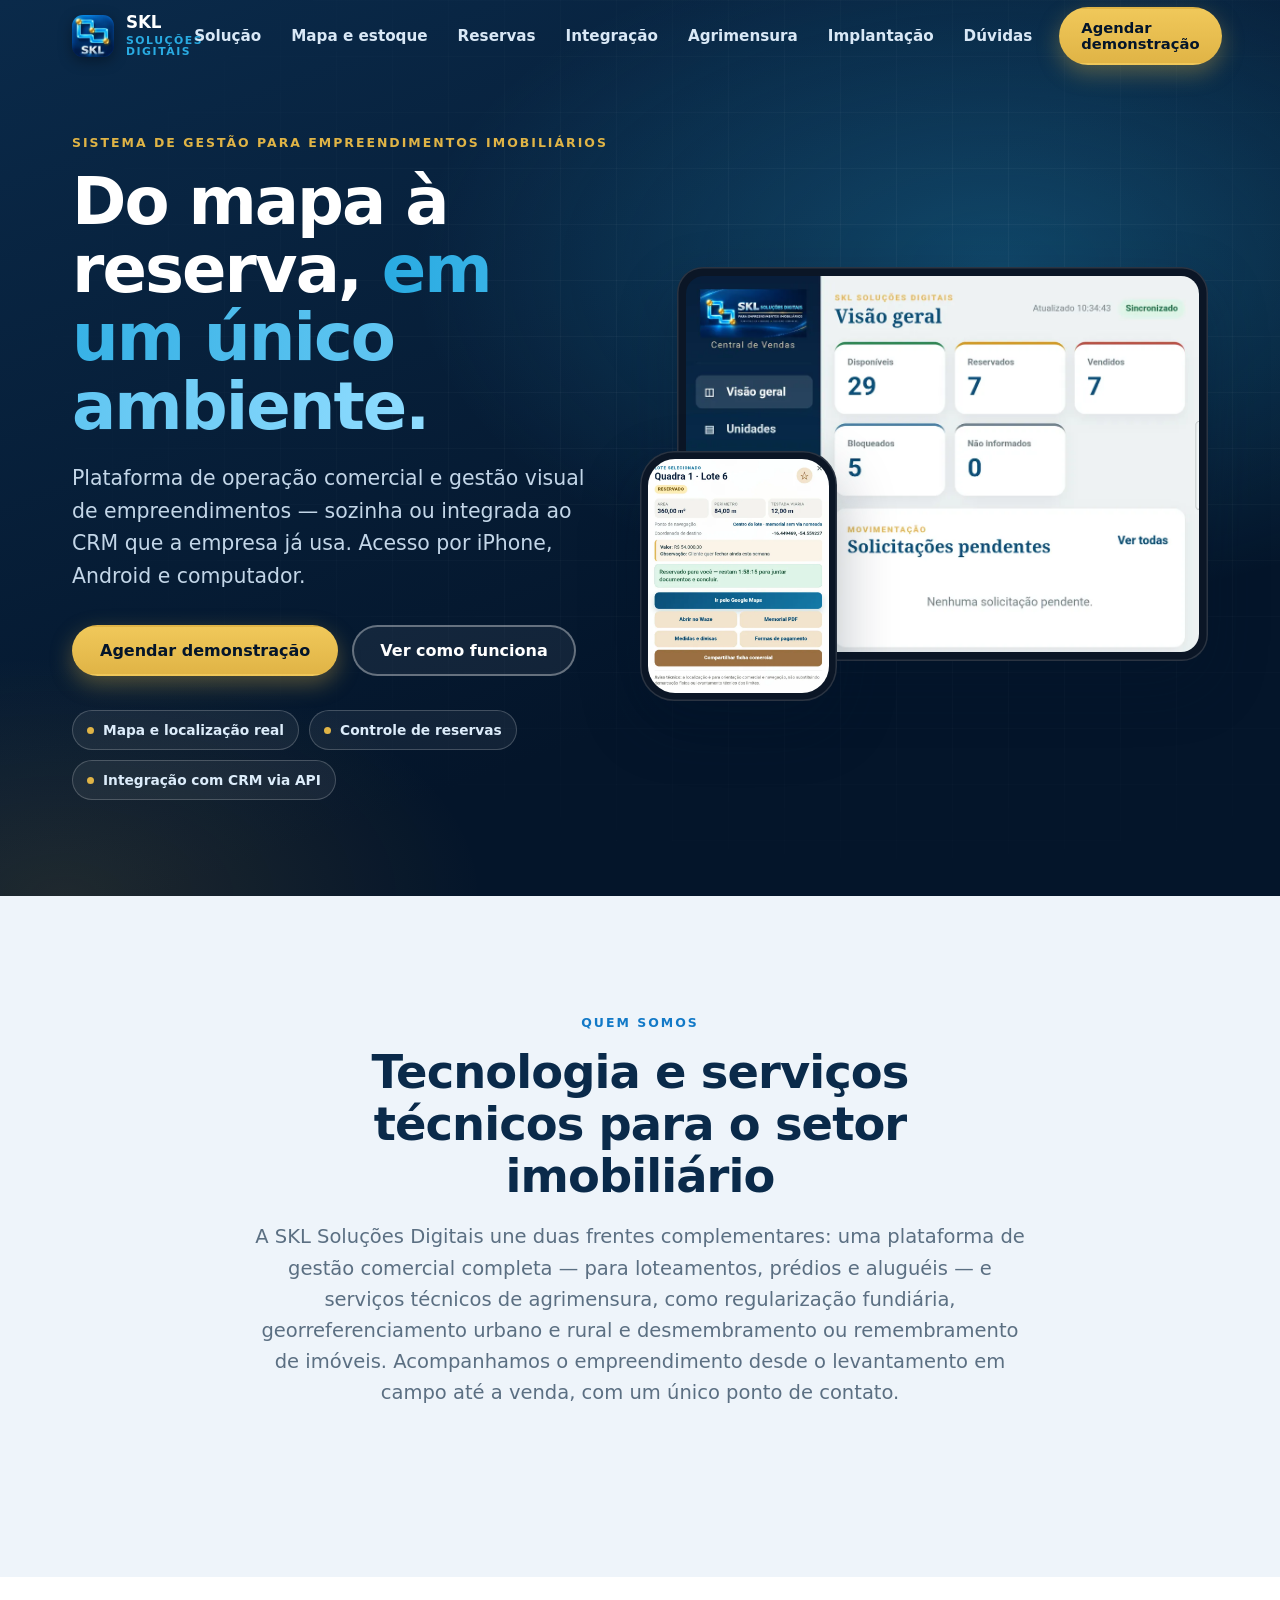
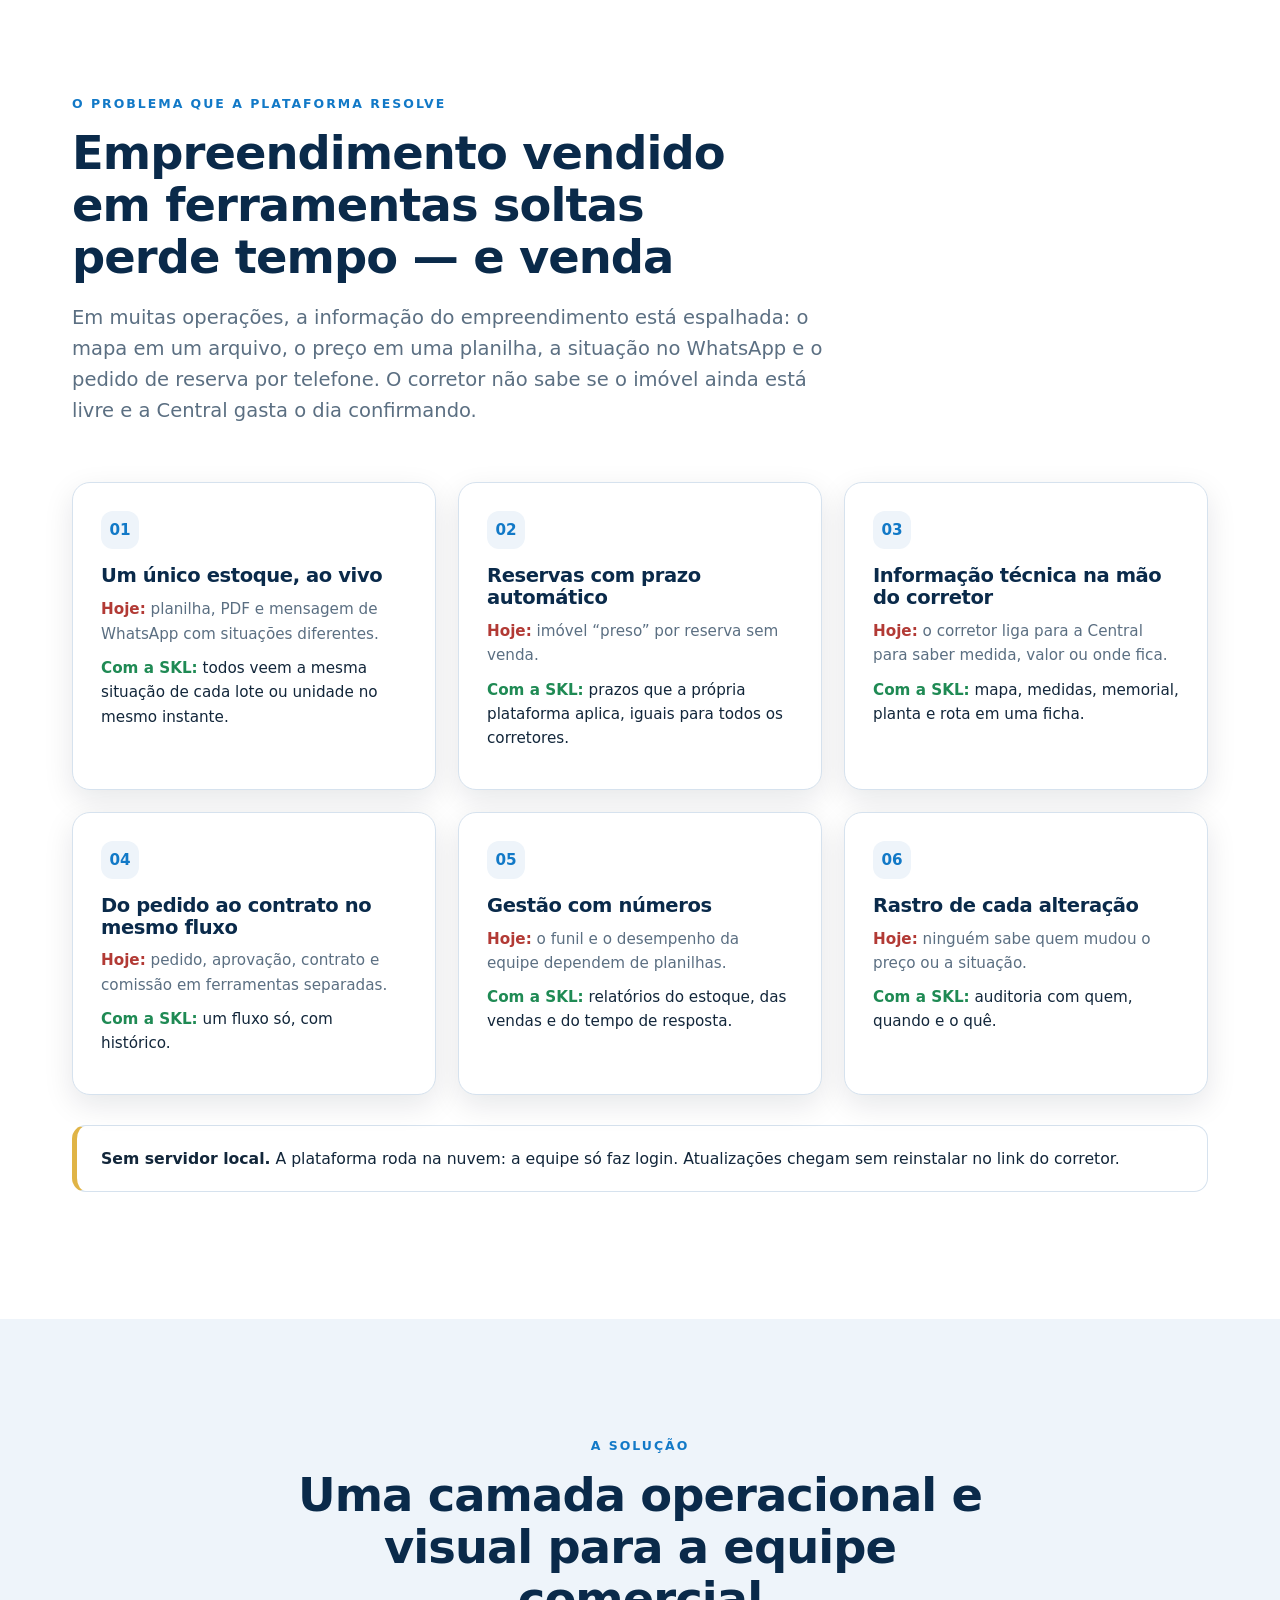
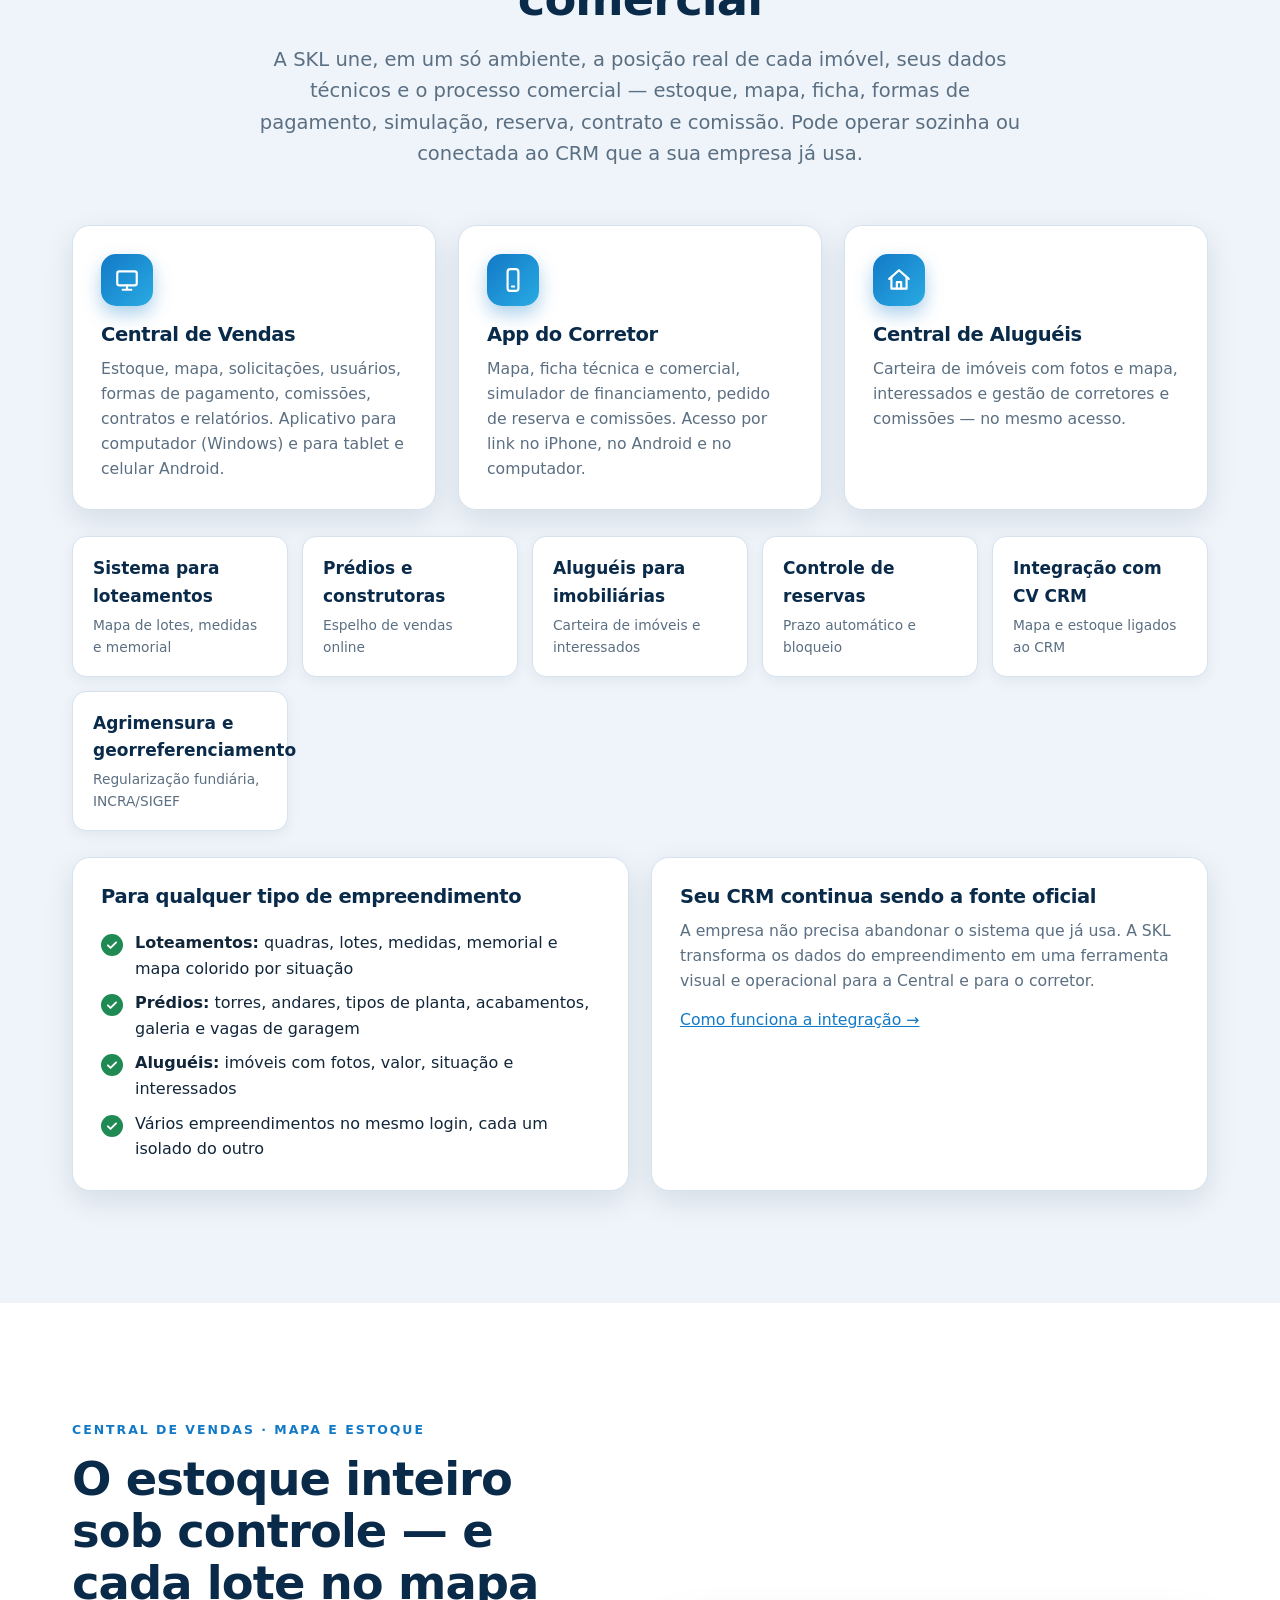
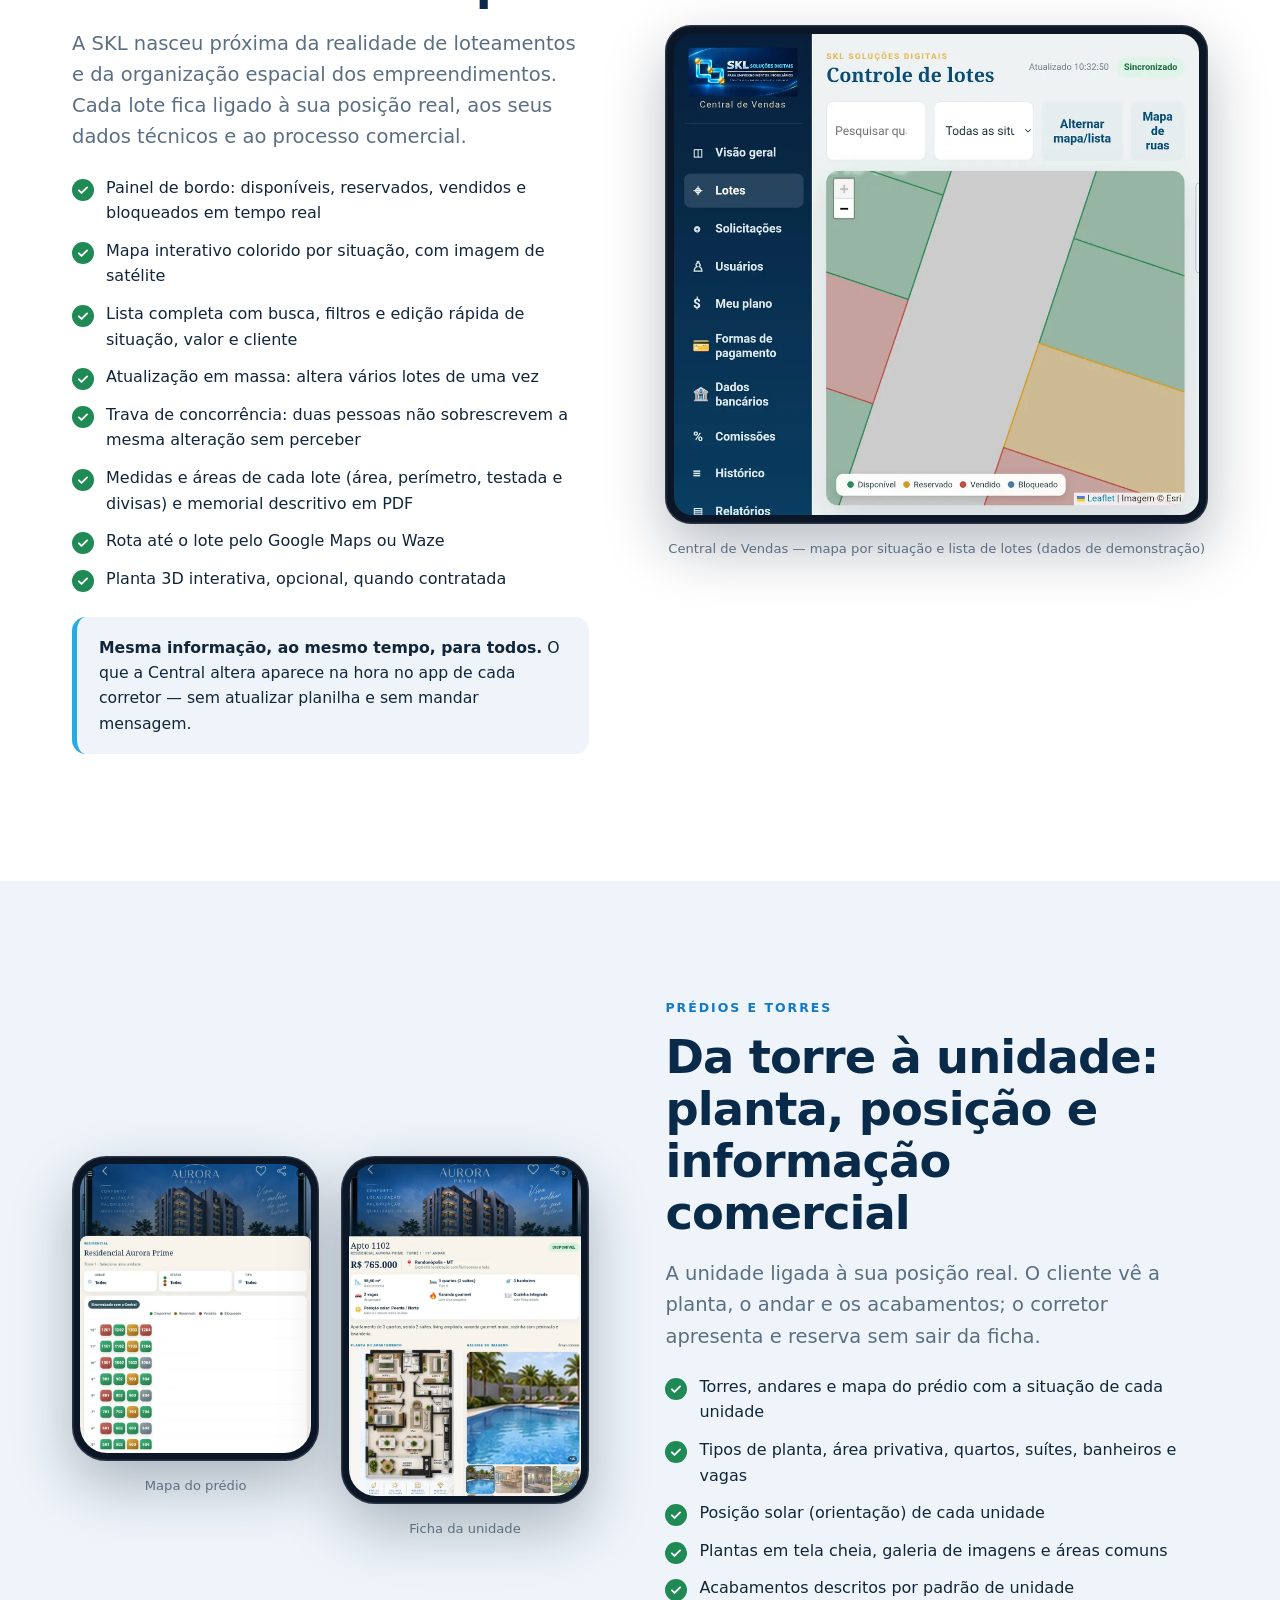
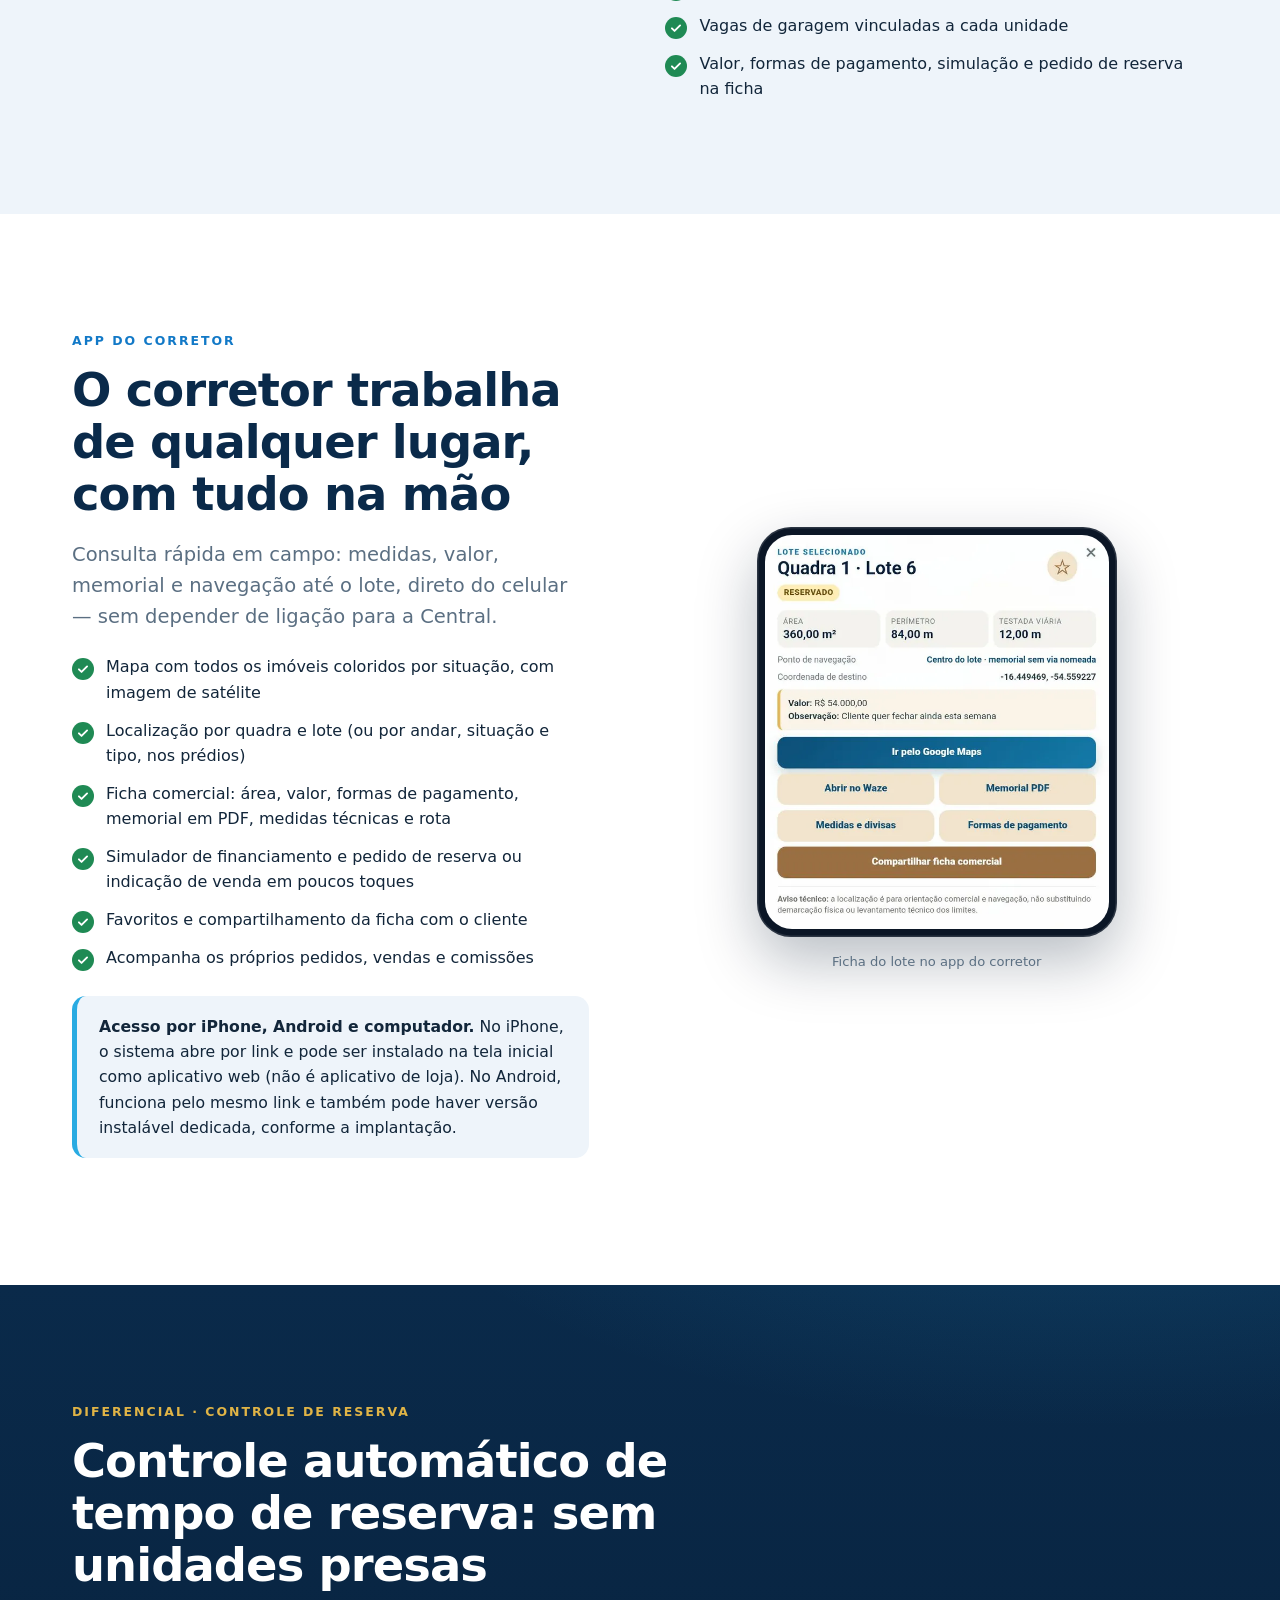
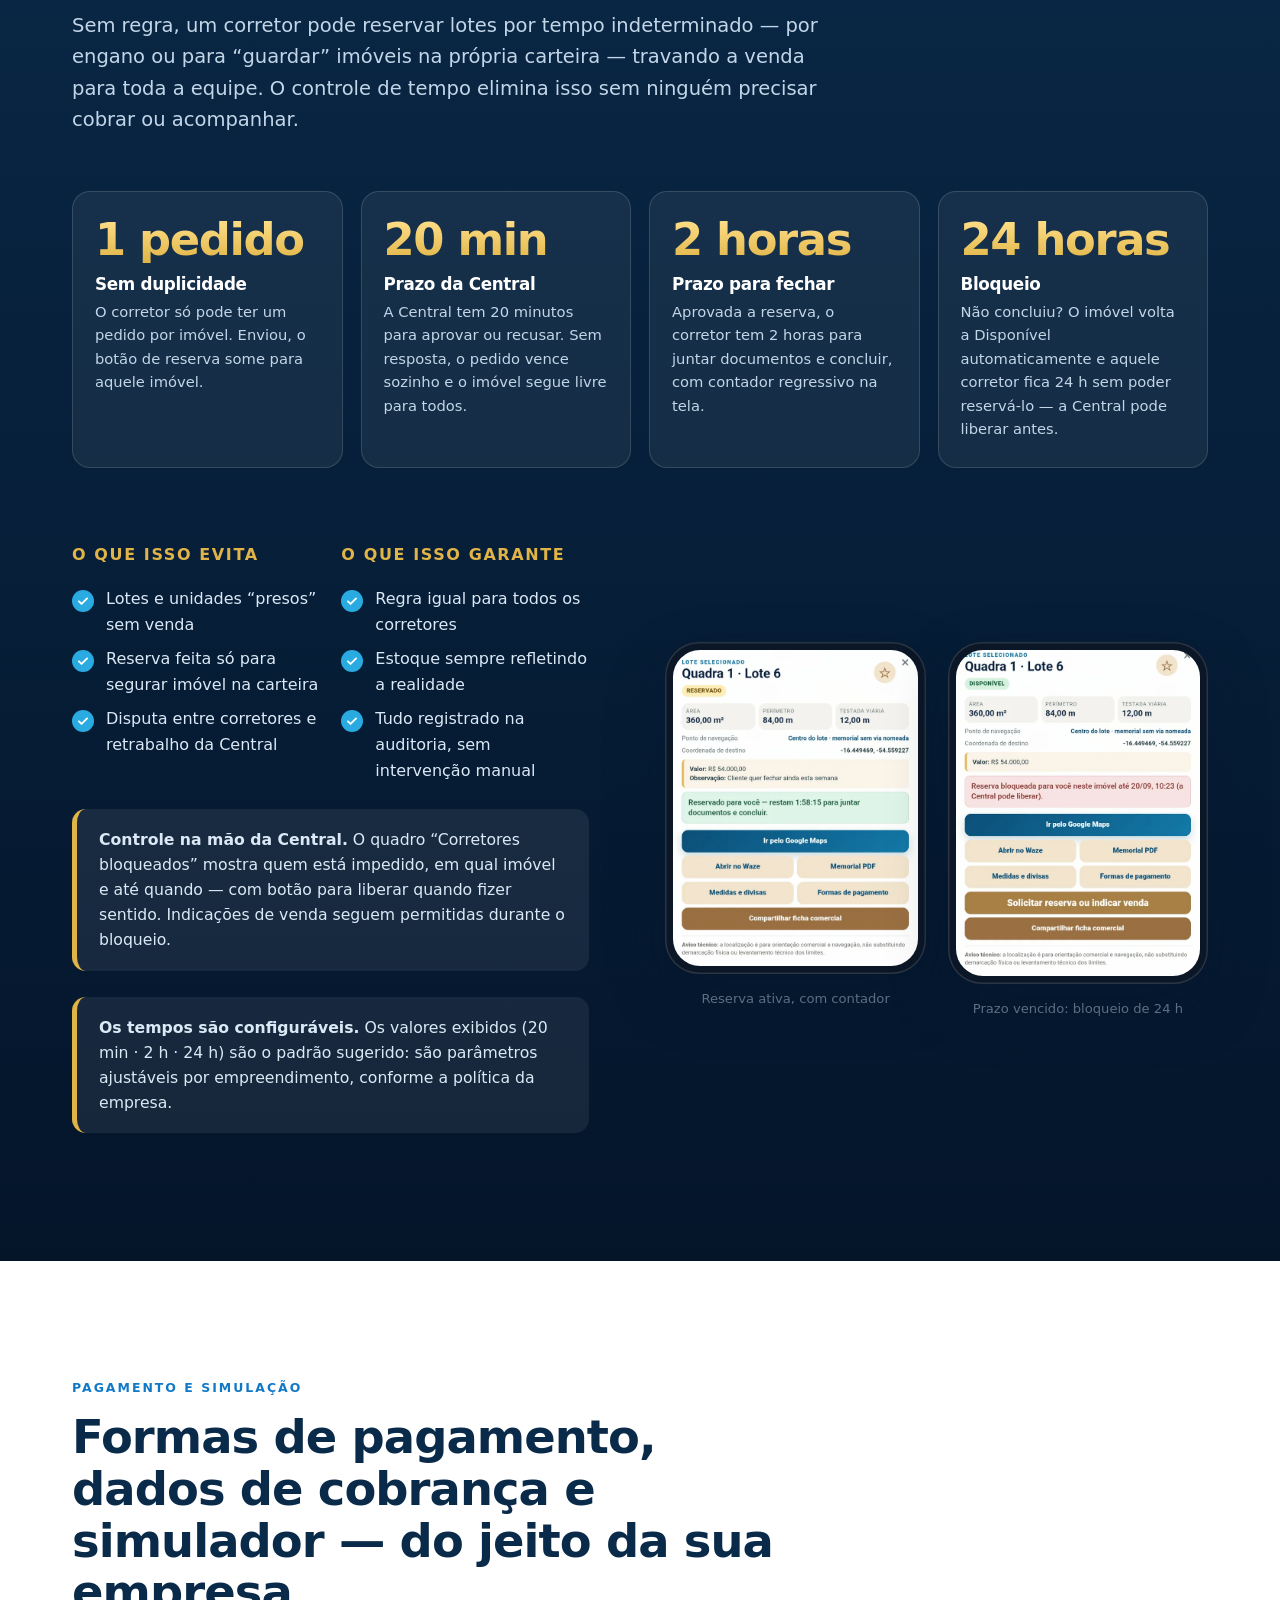
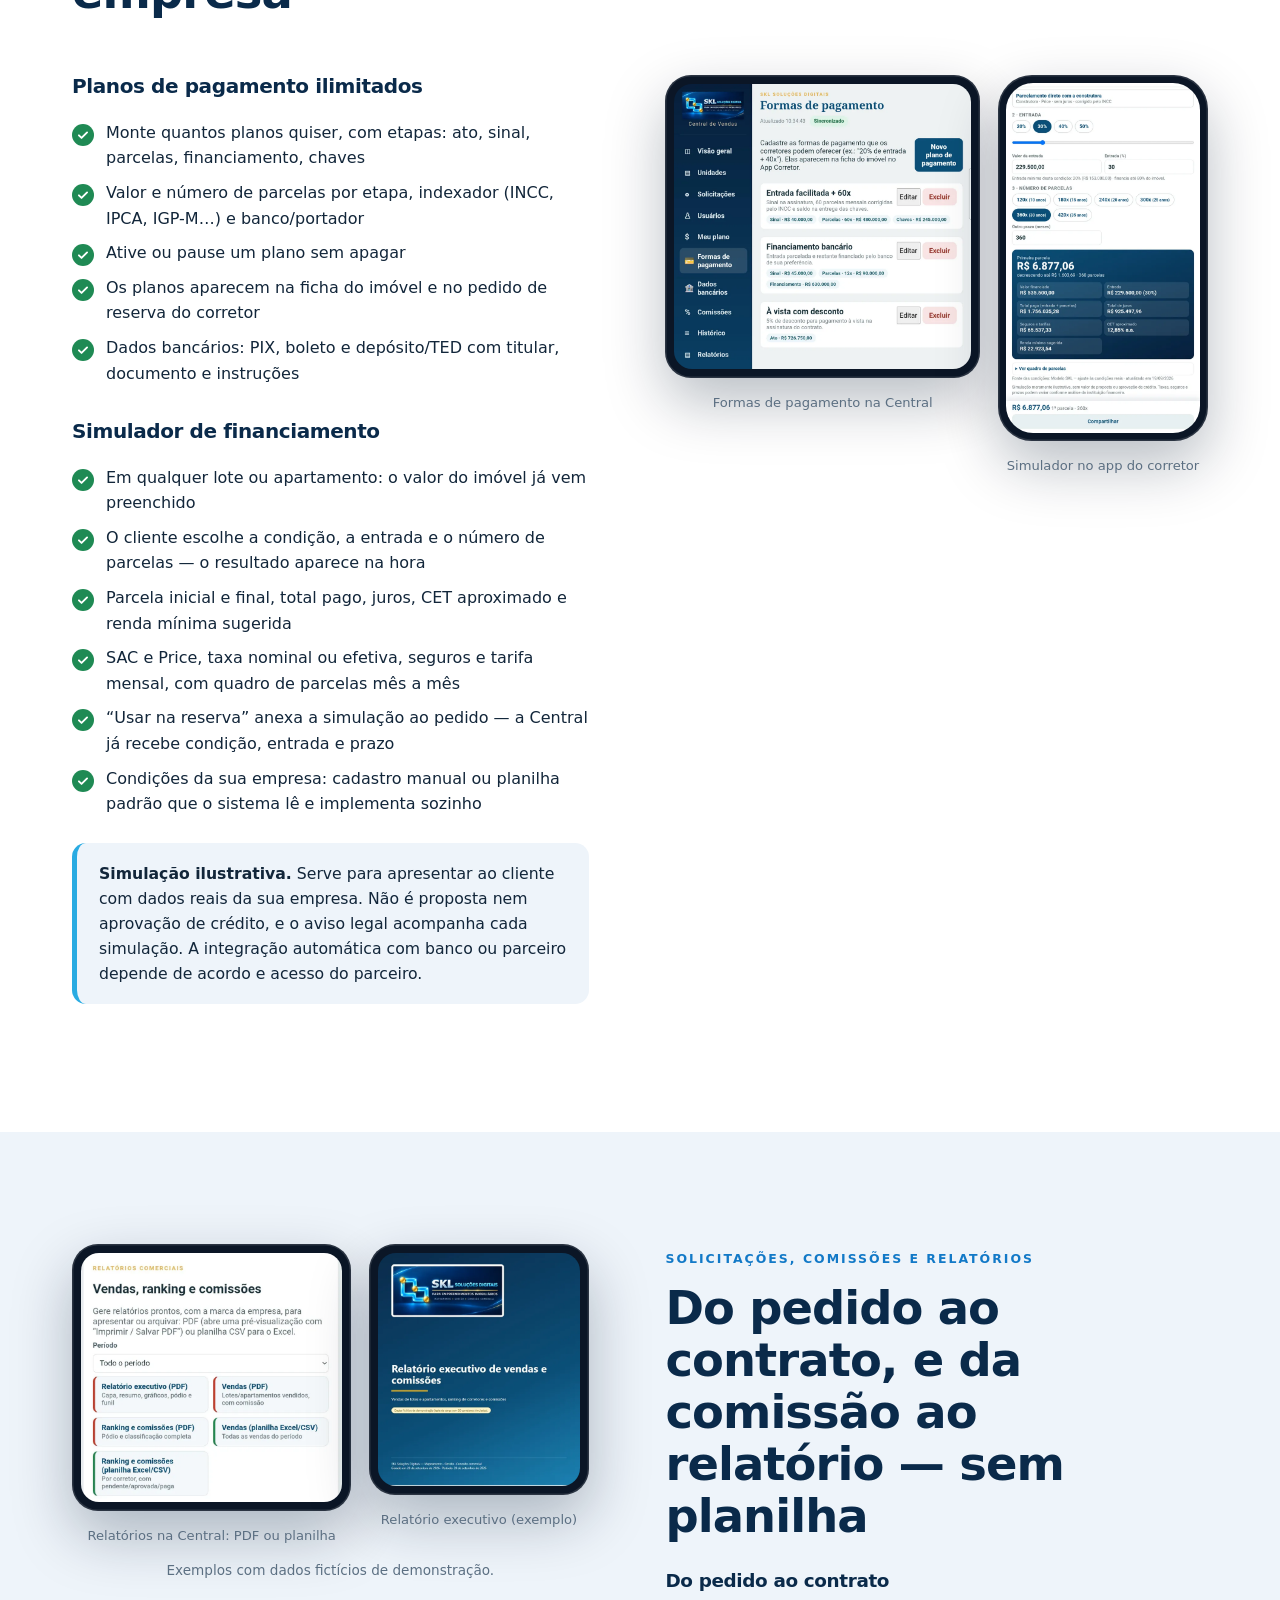
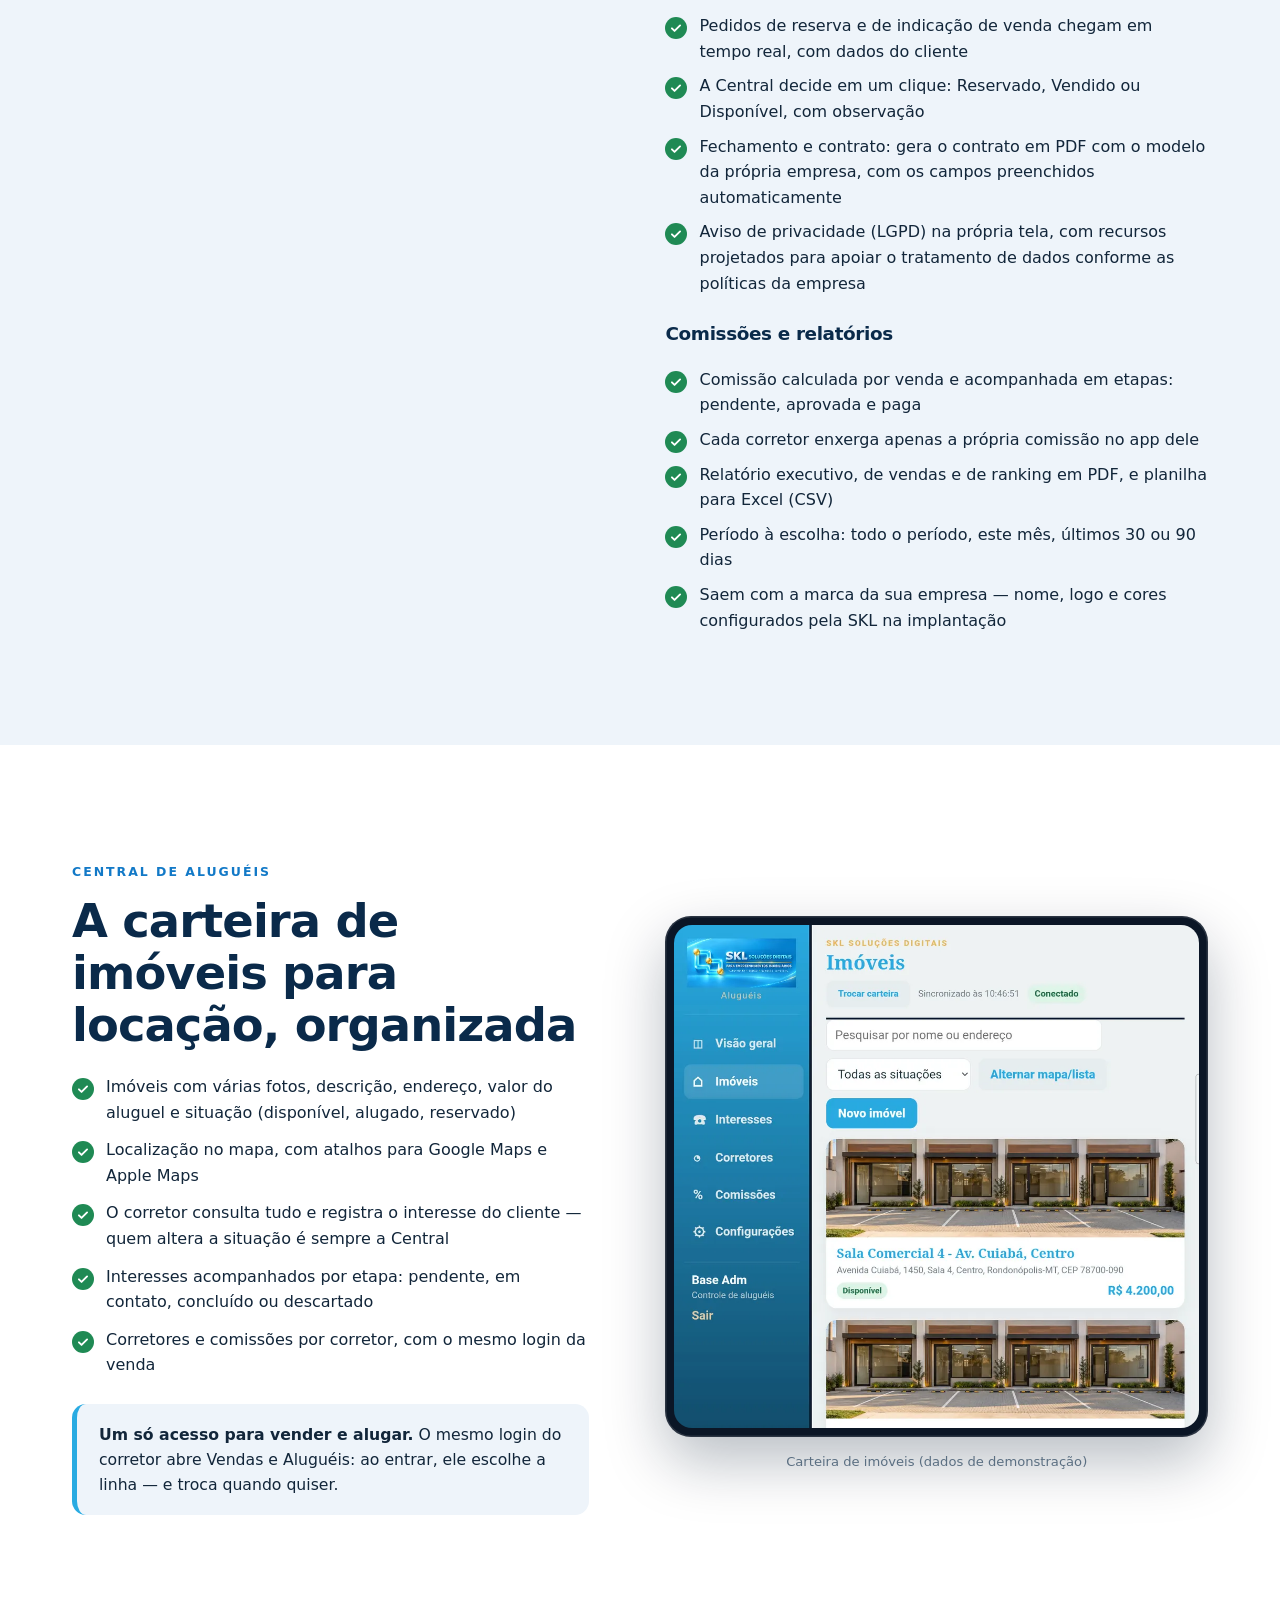
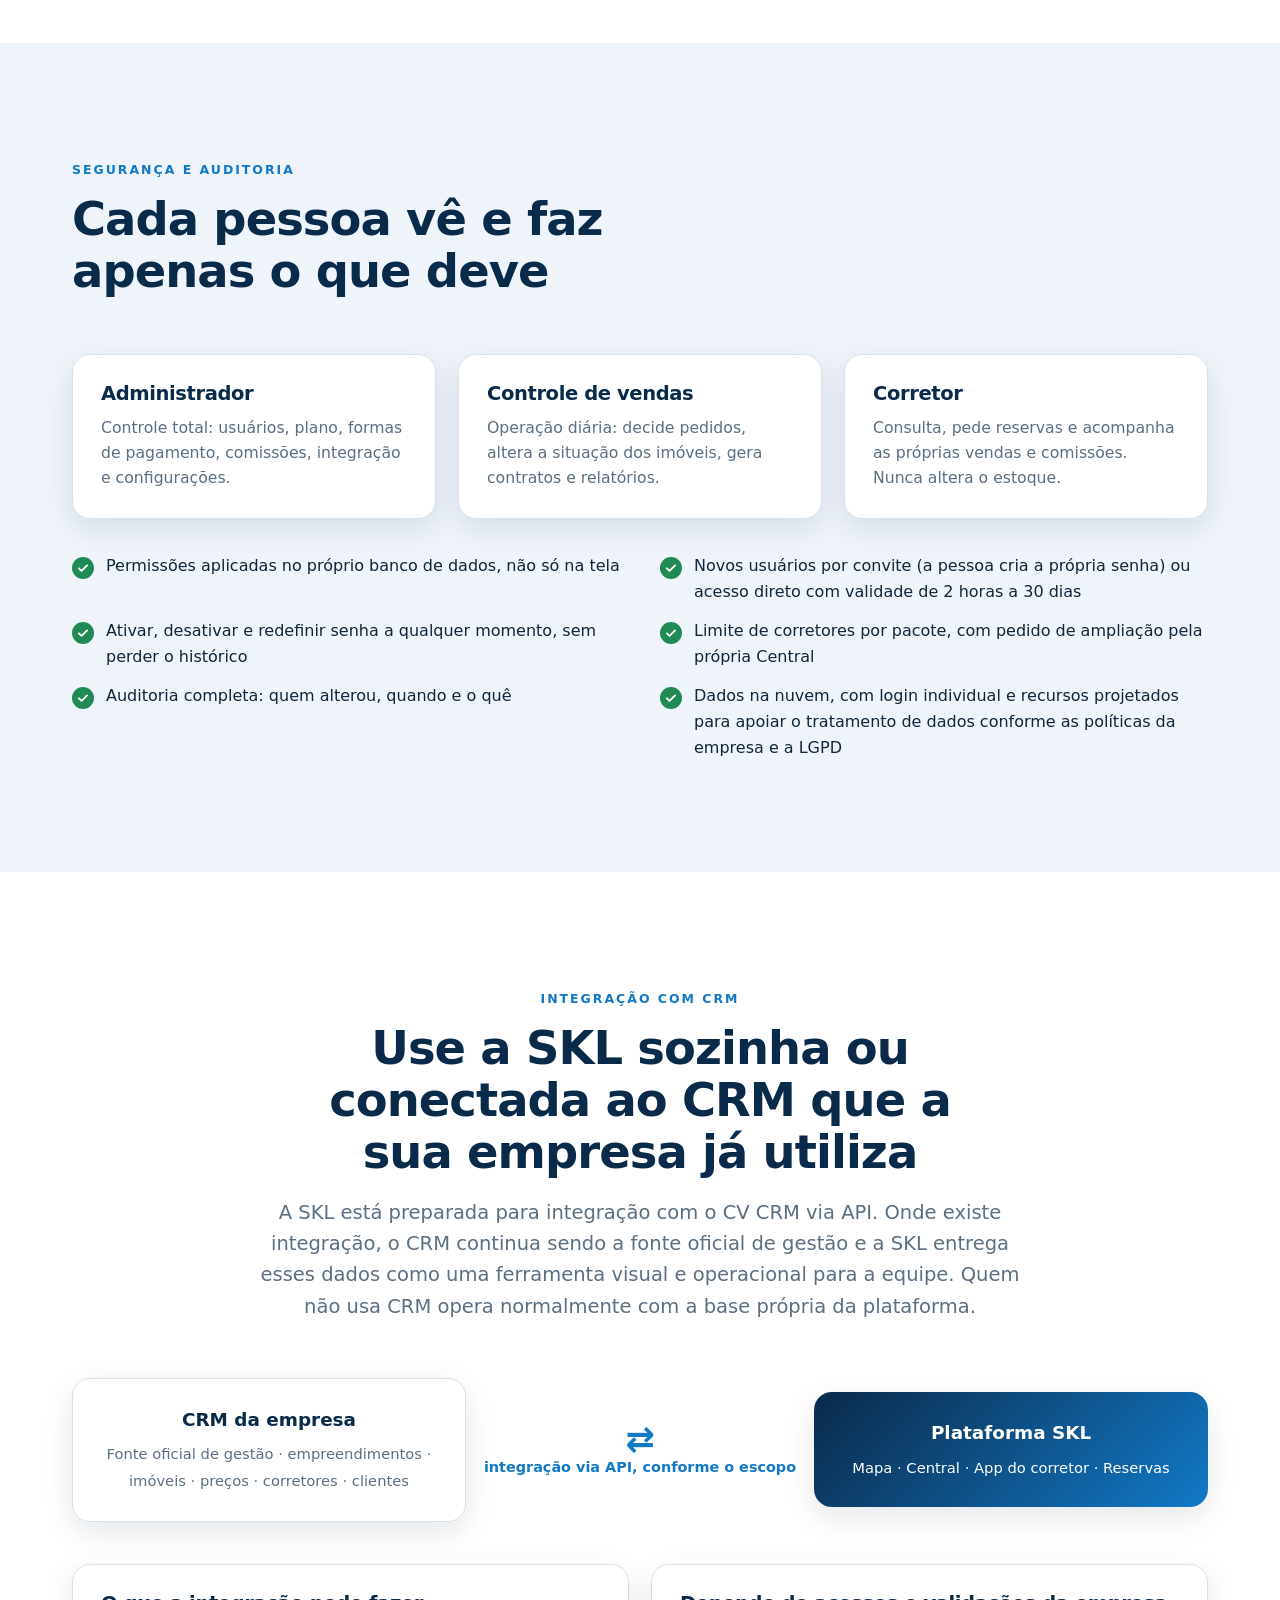
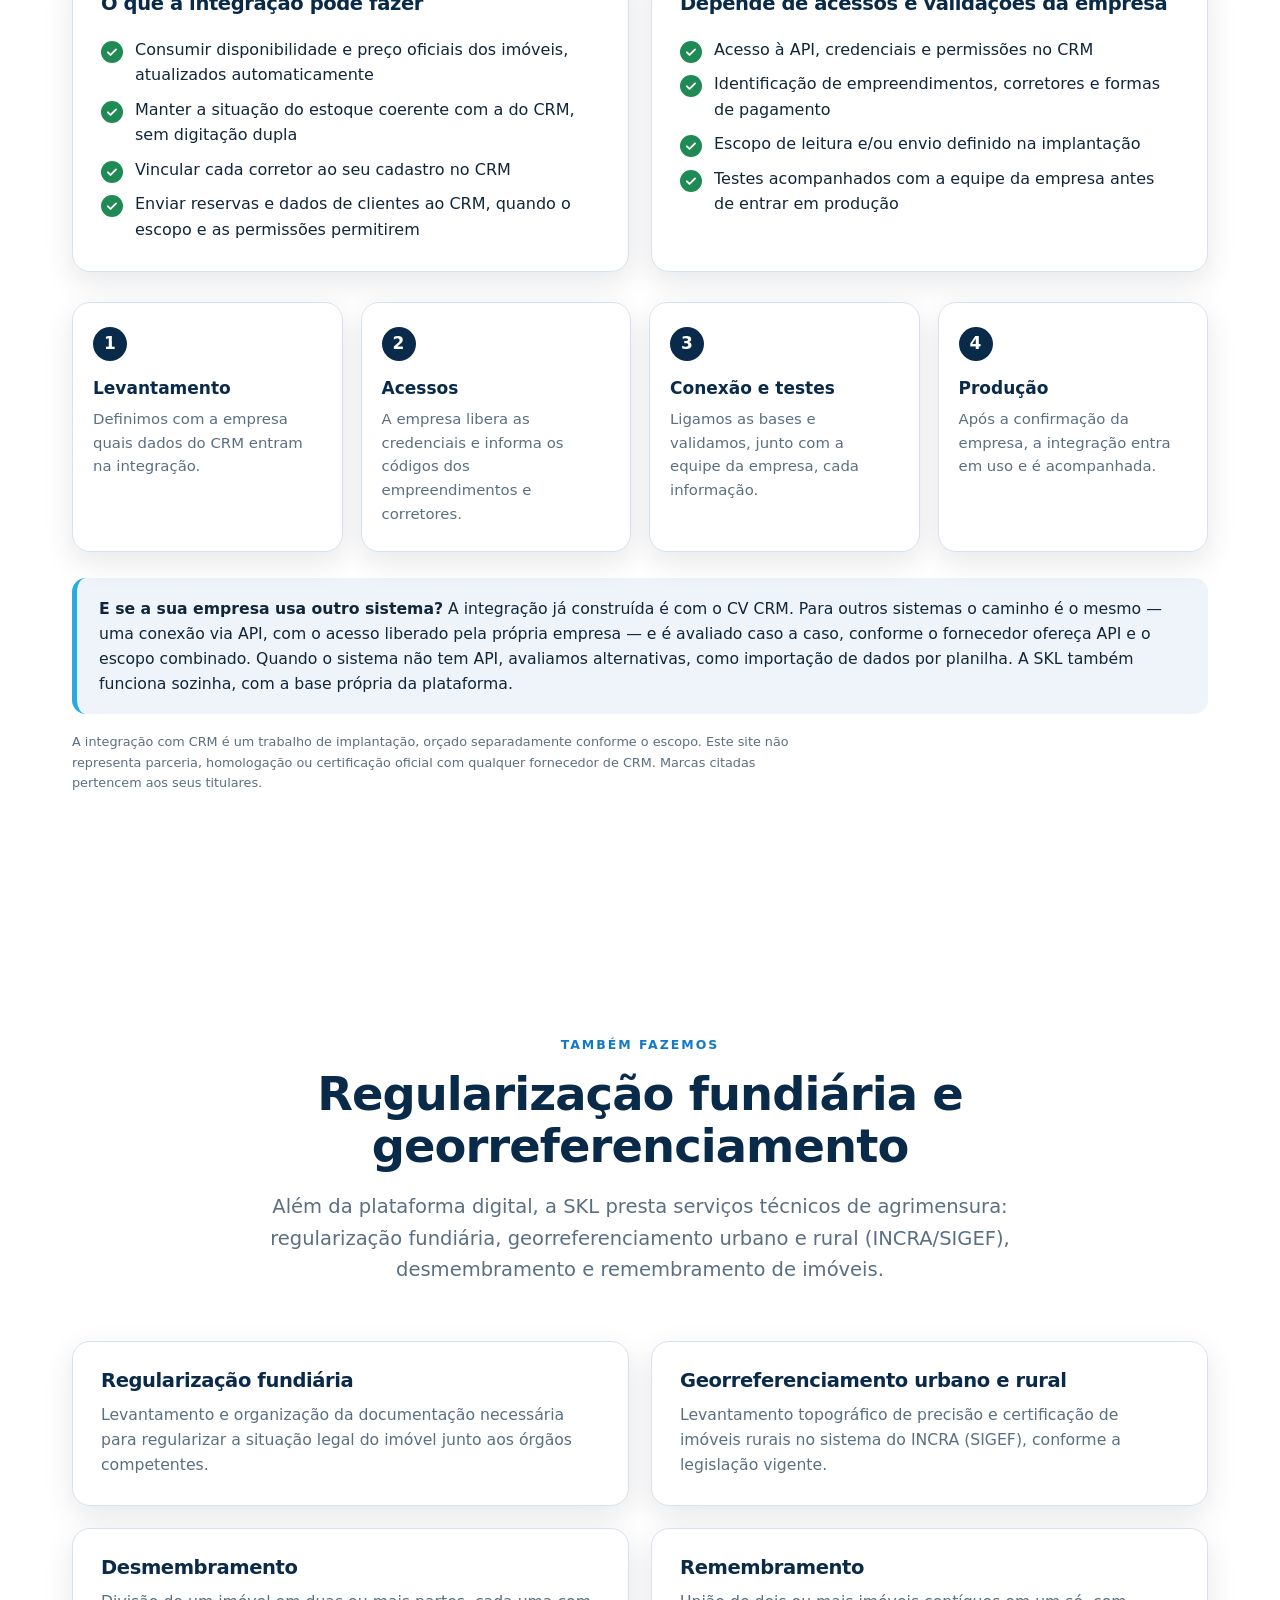
<file: index.html>
<!doctype html>
<html lang="pt-BR">
<head>
<meta charset="utf-8">
<meta name="viewport" content="width=device-width, initial-scale=1">
<title>Sistema para loteamentos, prédios e aluguéis — SKL Soluções Digitais</title>
<meta name="description" content="Sistema de gestão para loteamentos, prédios e aluguéis: mapa real, estoque ao vivo, reservas com prazo automático e integração com CRM via API.">
<meta name="theme-color" content="#04152a">
<link rel="canonical" href="https://sklgeosolucoes.com.br/">
<link rel="icon" type="image/png" sizes="32x32" href="assets/favicon-32.png">
<link rel="apple-touch-icon" href="assets/apple-touch-icon.png">
<meta property="og:type" content="website">
<meta property="og:locale" content="pt_BR">
<meta property="og:site_name" content="SKL Soluções Digitais">
<meta property="og:title" content="Sistema para loteamentos, prédios e aluguéis — SKL Soluções Digitais">
<meta property="og:description" content="Do mapa à reserva, em um único ambiente: mapa real, estoque ao vivo, reservas com prazo automático e integração com CRM via API.">
<meta property="og:url" content="https://sklgeosolucoes.com.br/">
<meta property="og:image" content="https://sklgeosolucoes.com.br/assets/og-image.jpg">
<meta name="twitter:card" content="summary_large_image">
<script>document.documentElement.className += ' js';</script>
<link rel="stylesheet" href="style.css">
<script type="application/ld+json">
{
  "@context": "https://schema.org",
  "@type": "ProfessionalService",
  "name": "SKL Soluções Digitais",
  "description": "Plataforma de operação comercial e gestão visual de empreendimentos imobiliários.",
  "url": "https://sklgeosolucoes.com.br/",
  "email": "contato@sklgeosolucoes.com.br",
  "telephone": "+55 66 99612-1567",
  "areaServed": "BR",
  "image": "https://sklgeosolucoes.com.br/assets/og-image.jpg"
}
</script>
<!--FAQ-LD--><script type="application/ld+json">{"@context":"https://schema.org","@type":"FAQPage","mainEntity":[{"@type":"Question","name":"Preciso instalar algo ou ter um servidor?","acceptedAnswer":{"@type":"Answer","text":"Não há servidor local: a plataforma roda na nuvem e a equipe só faz login. A Central de Vendas tem aplicativo para computador (Windows) e para tablet e celular Android. O corretor usa por link, no iPhone, no Android e no computador; no iPhone pode ser instalado na tela inicial como aplicativo web (não é aplicativo de loja)."}},{"@type":"Question","name":"Preciso abandonar o CRM que já uso?","acceptedAnswer":{"@type":"Answer","text":"Não. Onde existe integração, o CRM continua sendo a fonte oficial de gestão, e a SKL entrega esses dados como uma ferramenta visual e operacional. Quem não usa CRM opera normalmente com a base própria da plataforma."}},{"@type":"Question","name":"Funciona para loteamento, prédio e aluguel?","acceptedAnswer":{"@type":"Answer","text":"Sim, para os três. Loteamentos com quadras, lotes, medidas e memorial; prédios com torres, andares, plantas e acabamentos; e a Central de Aluguéis para imóveis de locação. Vários empreendimentos podem ficar no mesmo login, cada um isolado do outro."}},{"@type":"Question","name":"Como funciona o controle de reservas?","acceptedAnswer":{"@type":"Answer","text":"O corretor faz um pedido por imóvel; a Central tem 20 minutos para responder; aprovada, a reserva dura 2 horas para concluir a venda; se não concluir, o imóvel volta a Disponível e aquele corretor fica 24 horas sem reservá-lo. Esses tempos são o padrão sugerido e podem ser ajustados por empreendimento."}},{"@type":"Question","name":"Como ficam a segurança e a LGPD?","acceptedAnswer":{"@type":"Answer","text":"Cada pessoa tem login individual e permissões aplicadas no próprio banco de dados, e toda alteração fica na auditoria (quem, quando e o quê). Os recursos são projetados para apoiar o tratamento de dados conforme as políticas da empresa e a LGPD."}},{"@type":"Question","name":"Como é a contratação e a implantação?","acceptedAnswer":{"@type":"Answer","text":"Começa com uma conversa e uma demonstração ao vivo. Depois vem a proposta, a configuração do ambiente, a carga dos dados, o treinamento da Central e dos corretores e o acompanhamento nos primeiros dias em operação."}},{"@type":"Question","name":"Posso ver funcionando antes de decidir?","acceptedAnswer":{"@type":"Answer","text":"Sim. Agendamos uma demonstração ao vivo, com o aplicativo em funcionamento, e você recebe uma proposta sob medida para a sua operação."}}]}</script><!--/FAQ-LD-->
</head>
<body>
<a class="skip" href="#conteudo">Ir para o conteúdo</a>

<header class="site-header" id="topo">
  <div class="wrap nav">
    <a class="brand" href="#topo" aria-label="SKL Soluções Digitais — início">
      <img src="assets/logo.webp" width="42" height="42" alt="">
      <span>SKL<small>Soluções Digitais</small></span>
    </a>
    <button class="burger" type="button" aria-label="Abrir menu" aria-expanded="false" aria-controls="menu"><span></span></button>
    <nav class="menu" id="menu" aria-label="Principal">
      <a href="#solucao">Solução</a>
      <a href="#estoque">Mapa e estoque</a>
      <a href="#reservas">Reservas</a>
      <a href="#integracao">Integração</a>
      <a href="regularizacao-fundiaria-e-georreferenciamento.html">Agrimensura</a>
      <a href="#implantacao">Implantação</a>
      <a href="#faq">Dúvidas</a>
      <a class="btn btn--primary btn--sm" href="#contato">Agendar demonstração</a>
    </nav>
  </div>
</header>

<main id="conteudo">

<!-- HERO -->
<section class="hero">
  <div class="wrap hero-grid">
    <div>
      <span class="eyebrow">Sistema de gestão para empreendimentos imobiliários</span>
      <h1>Do mapa à reserva, <em>em um único ambiente.</em></h1>
      <p class="sub">Plataforma de operação comercial e gestão visual de empreendimentos — sozinha ou integrada ao CRM que a empresa já usa. Acesso por iPhone, Android e computador.</p>
      <div class="cta-row">
        <a class="btn btn--primary" href="https://wa.me/5566996121567?text=Ol%C3%A1%21%20Quero%20agendar%20uma%20demonstra%C3%A7%C3%A3o%20da%20plataforma%20SKL." target="_blank" rel="noopener">Agendar demonstração</a>
        <a class="btn btn--ghost" href="#solucao">Ver como funciona</a>
      </div>
      <div class="chips" aria-label="Destaques">
        <span class="chip">Mapa e localização real</span>
        <span class="chip">Controle de reservas</span>
        <span class="chip">Integração com CRM via API</span>
      </div>
    </div>
    <div class="hero-visual">
      <figure class="tablet device" style="margin:0">
        <img src="assets/central-visao.webp" width="1100" height="807" fetchpriority="high" alt="Central de Vendas: painel com a quantidade de unidades disponíveis, reservadas, vendidas e bloqueadas">
      </figure>
      <figure class="phone device" style="margin:0">
        <img src="assets/app-reserva.webp" width="640" height="830" alt="App do corretor: ficha do lote com contador regressivo de 2 horas para concluir a reserva">
      </figure>
    </div>
  </div>
</section>

<!-- SOBRE -->
<section class="section section--soft" id="sobre">
  <div class="wrap">
    <div class="head head--center">
      <span class="eyebrow">Quem somos</span>
      <h2>Tecnologia e serviços técnicos para o setor imobiliário</h2>
      <p class="lead">A SKL Soluções Digitais une duas frentes complementares: uma plataforma de gestão comercial completa — para loteamentos, prédios e aluguéis — e serviços técnicos de agrimensura, como regularização fundiária, georreferenciamento urbano e rural e desmembramento ou remembramento de imóveis. Acompanhamos o empreendimento desde o levantamento em campo até a venda, com um único ponto de contato.</p>
    </div>
  </div>
</section>

<!-- PROBLEMA -->
<section class="section" id="problema">
  <div class="wrap">
    <div class="head">
      <span class="eyebrow">O problema que a plataforma resolve</span>
      <h2>Empreendimento vendido em ferramentas soltas perde tempo — e venda</h2>
      <p class="lead">Em muitas operações, a informação do empreendimento está espalhada: o mapa em um arquivo, o preço em uma planilha, a situação no WhatsApp e o pedido de reserva por telefone. O corretor não sabe se o imóvel ainda está livre e a Central gasta o dia confirmando.</p>
    </div>
    <div class="grid grid--3 problem">
      <article class="card reveal"><span class="num">01</span><h3>Um único estoque, ao vivo</h3>
        <p class="hoje"><b>Hoje:</b> planilha, PDF e mensagem de WhatsApp com situações diferentes.</p>
        <p class="com"><b>Com a SKL:</b> todos veem a mesma situação de cada lote ou unidade no mesmo instante.</p></article>
      <article class="card reveal"><span class="num">02</span><h3>Reservas com prazo automático</h3>
        <p class="hoje"><b>Hoje:</b> imóvel “preso” por reserva sem venda.</p>
        <p class="com"><b>Com a SKL:</b> prazos que a própria plataforma aplica, iguais para todos os corretores.</p></article>
      <article class="card reveal"><span class="num">03</span><h3>Informação técnica na mão do corretor</h3>
        <p class="hoje"><b>Hoje:</b> o corretor liga para a Central para saber medida, valor ou onde fica.</p>
        <p class="com"><b>Com a SKL:</b> mapa, medidas, memorial, planta e rota em uma ficha.</p></article>
      <article class="card reveal"><span class="num">04</span><h3>Do pedido ao contrato no mesmo fluxo</h3>
        <p class="hoje"><b>Hoje:</b> pedido, aprovação, contrato e comissão em ferramentas separadas.</p>
        <p class="com"><b>Com a SKL:</b> um fluxo só, com histórico.</p></article>
      <article class="card reveal"><span class="num">05</span><h3>Gestão com números</h3>
        <p class="hoje"><b>Hoje:</b> o funil e o desempenho da equipe dependem de planilhas.</p>
        <p class="com"><b>Com a SKL:</b> relatórios do estoque, das vendas e do tempo de resposta.</p></article>
      <article class="card reveal"><span class="num">06</span><h3>Rastro de cada alteração</h3>
        <p class="hoje"><b>Hoje:</b> ninguém sabe quem mudou o preço ou a situação.</p>
        <p class="com"><b>Com a SKL:</b> auditoria com quem, quando e o quê.</p></article>
    </div>
    <p class="note"><b>Sem servidor local.</b> A plataforma roda na nuvem: a equipe só faz login. Atualizações chegam sem reinstalar no link do corretor.</p>
  </div>
</section>

<!-- SOLUÇÃO -->
<section class="section section--soft" id="solucao">
  <div class="wrap">
    <div class="head head--center">
      <span class="eyebrow">A solução</span>
      <h2>Uma camada operacional e visual para a equipe comercial</h2>
      <p class="lead">A SKL une, em um só ambiente, a posição real de cada imóvel, seus dados técnicos e o processo comercial — estoque, mapa, ficha, formas de pagamento, simulação, reserva, contrato e comissão. Pode operar sozinha ou conectada ao CRM que a sua empresa já usa.</p>
    </div>
    <div class="grid grid--3 product">
      <article class="card reveal">
        <div class="icon"><svg viewBox="0 0 24 24" aria-hidden="true"><rect x="3" y="4" width="18" height="13" rx="2"/><path d="M8 21h8M12 17v4"/></svg></div>
        <h3>Central de Vendas</h3>
        <p>Estoque, mapa, solicitações, usuários, formas de pagamento, comissões, contratos e relatórios. Aplicativo para computador (Windows) e para tablet e celular Android.</p>
      </article>
      <article class="card reveal">
        <div class="icon"><svg viewBox="0 0 24 24" aria-hidden="true"><rect x="7" y="2" width="10" height="20" rx="2.5"/><path d="M11 18h2"/></svg></div>
        <h3>App do Corretor</h3>
        <p>Mapa, ficha técnica e comercial, simulador de financiamento, pedido de reserva e comissões. Acesso por link no iPhone, no Android e no computador.</p>
      </article>
      <article class="card reveal">
        <div class="icon"><svg viewBox="0 0 24 24" aria-hidden="true"><path d="M3 11l9-8 9 8"/><path d="M5 10v10h14V10"/><path d="M10 20v-6h4v6"/></svg></div>
        <h3>Central de Aluguéis</h3>
        <p>Carteira de imóveis com fotos e mapa, interessados e gestão de corretores e comissões — no mesmo acesso.</p>
      </article>
    </div>
    <nav class="link-cards" aria-label="Soluções por assunto">
      <a href="sistema-para-loteamentos.html">Sistema para loteamentos<small>Mapa de lotes, medidas e memorial</small></a>
      <a href="sistema-para-predios-e-construtoras.html">Prédios e construtoras<small>Espelho de vendas online</small></a>
      <a href="sistema-de-alugueis-para-imobiliarias.html">Aluguéis para imobiliárias<small>Carteira de imóveis e interessados</small></a>
      <a href="controle-de-reservas-de-lotes-e-unidades.html">Controle de reservas<small>Prazo automático e bloqueio</small></a>
      <a href="integracao-cv-crm.html">Integração com CV CRM<small>Mapa e estoque ligados ao CRM</small></a>
      <a href="regularizacao-fundiaria-e-georreferenciamento.html">Agrimensura e georreferenciamento<small>Regularização fundiária, INCRA/SIGEF</small></a>
    </nav>
    <div class="grid grid--2" style="margin-top:26px">
      <div class="card reveal">
        <h3>Para qualquer tipo de empreendimento</h3>
        <ul class="checks checks--tight">
          <li><b>Loteamentos:</b> quadras, lotes, medidas, memorial e mapa colorido por situação</li>
          <li><b>Prédios:</b> torres, andares, tipos de planta, acabamentos, galeria e vagas de garagem</li>
          <li><b>Aluguéis:</b> imóveis com fotos, valor, situação e interessados</li>
          <li>Vários empreendimentos no mesmo login, cada um isolado do outro</li>
        </ul>
      </div>
      <div class="card reveal">
        <h3>Seu CRM continua sendo a fonte oficial</h3>
        <p>A empresa não precisa abandonar o sistema que já usa. A SKL transforma os dados do empreendimento em uma ferramenta visual e operacional para a Central e para o corretor.</p>
        <p style="margin-top:14px"><a href="#integracao">Como funciona a integração →</a></p>
      </div>
    </div>
  </div>
</section>

<!-- MAPA E ESTOQUE -->
<section class="section" id="estoque">
  <div class="wrap split">
    <div>
      <span class="eyebrow">Central de Vendas · mapa e estoque</span>
      <h2>O estoque inteiro sob controle — e cada lote no mapa</h2>
      <p class="lead">A SKL nasceu próxima da realidade de loteamentos e da organização espacial dos empreendimentos. Cada lote fica ligado à sua posição real, aos seus dados técnicos e ao processo comercial.</p>
      <ul class="checks">
        <li>Painel de bordo: disponíveis, reservados, vendidos e bloqueados em tempo real</li>
        <li>Mapa interativo colorido por situação, com imagem de satélite</li>
        <li>Lista completa com busca, filtros e edição rápida de situação, valor e cliente</li>
        <li>Atualização em massa: altera vários lotes de uma vez</li>
        <li>Trava de concorrência: duas pessoas não sobrescrevem a mesma alteração sem perceber</li>
        <li>Medidas e áreas de cada lote (área, perímetro, testada e divisas) e memorial descritivo em PDF</li>
        <li>Rota até o lote pelo Google Maps ou Waze</li>
        <li>Planta 3D interativa, opcional, quando contratada</li>
      </ul>
      <p class="callout"><b>Mesma informação, ao mesmo tempo, para todos.</b> O que a Central altera aparece na hora no app de cada corretor — sem atualizar planilha e sem mandar mensagem.</p>
    </div>
    <div class="split-media reveal">
      <figure class="shot shot--tablet">
        <div class="device"><img src="assets/central-lotes.webp" width="1000" height="917" loading="lazy" decoding="async" alt="Central de Vendas: controle de lotes com mapa colorido por situação e lista com quadra, lote, área, situação e valor"></div>
        <figcaption>Central de Vendas — mapa por situação e lista de lotes (dados de demonstração)</figcaption>
      </figure>
    </div>
  </div>
</section>

<!-- PRÉDIOS -->
<section class="section section--soft" id="predios">
  <div class="wrap split split--rev">
    <div>
      <span class="eyebrow">Prédios e torres</span>
      <h2>Da torre à unidade: planta, posição e informação comercial</h2>
      <p class="lead">A unidade ligada à sua posição real. O cliente vê a planta, o andar e os acabamentos; o corretor apresenta e reserva sem sair da ficha.</p>
      <ul class="checks">
        <li>Torres, andares e mapa do prédio com a situação de cada unidade</li>
        <li>Tipos de planta, área privativa, quartos, suítes, banheiros e vagas</li>
        <li>Posição solar (orientação) de cada unidade</li>
        <li>Plantas em tela cheia, galeria de imagens e áreas comuns</li>
        <li>Acabamentos descritos por padrão de unidade</li>
        <li>Vagas de garagem vinculadas a cada unidade</li>
        <li>Valor, formas de pagamento, simulação e pedido de reserva na ficha</li>
      </ul>
    </div>
    <div class="split-media reveal">
      <div class="shots">
        <figure class="shot shot--phone"><div class="phone device"><img src="assets/app-predio.webp" width="720" height="900" loading="lazy" decoding="async" alt="App do corretor: mapa do prédio com os andares empilhados e cada unidade colorida por situação"></div><figcaption>Mapa do prédio</figcaption></figure>
        <figure class="shot shot--phone"><div class="phone device"><img src="assets/app-unidade.webp" width="720" height="1034" loading="lazy" decoding="async" alt="App do corretor: ficha do apartamento com valor, área, quartos, vagas, planta e galeria de imagens"></div><figcaption>Ficha da unidade</figcaption></figure>
      </div>
    </div>
  </div>
</section>

<!-- APP DO CORRETOR -->
<section class="section" id="corretor">
  <div class="wrap split">
    <div>
      <span class="eyebrow">App do Corretor</span>
      <h2>O corretor trabalha de qualquer lugar, com tudo na mão</h2>
      <p class="lead">Consulta rápida em campo: medidas, valor, memorial e navegação até o lote, direto do celular — sem depender de ligação para a Central.</p>
      <ul class="checks">
        <li>Mapa com todos os imóveis coloridos por situação, com imagem de satélite</li>
        <li>Localização por quadra e lote (ou por andar, situação e tipo, nos prédios)</li>
        <li>Ficha comercial: área, valor, formas de pagamento, memorial em PDF, medidas técnicas e rota</li>
        <li>Simulador de financiamento e pedido de reserva ou indicação de venda em poucos toques</li>
        <li>Favoritos e compartilhamento da ficha com o cliente</li>
        <li>Acompanha os próprios pedidos, vendas e comissões</li>
      </ul>
      <p class="callout"><b>Acesso por iPhone, Android e computador.</b> No iPhone, o sistema abre por link e pode ser instalado na tela inicial como aplicativo web (não é aplicativo de loja). No Android, funciona pelo mesmo link e também pode haver versão instalável dedicada, conforme a implantação.</p>
    </div>
    <div class="split-media reveal">
      <figure class="shot shot--phone" style="margin-inline:auto;max-width:360px">
        <div class="phone device"><img src="assets/app-ficha-lote.webp" width="640" height="732" loading="lazy" decoding="async" alt="App do corretor: ficha do lote com área, perímetro, testada, valor e botões para Google Maps, Waze, memorial e formas de pagamento"></div>
        <figcaption>Ficha do lote no app do corretor</figcaption>
      </figure>
    </div>
  </div>
</section>

<!-- RESERVAS -->
<section class="section section--dark" id="reservas">
  <div class="wrap">
    <div class="head">
      <span class="eyebrow">Diferencial · controle de reserva</span>
      <h2>Controle automático de tempo de reserva: sem unidades presas</h2>
      <p class="lead">Sem regra, um corretor pode reservar lotes por tempo indeterminado — por engano ou para “guardar” imóveis na própria carteira — travando a venda para toda a equipe. O controle de tempo elimina isso sem ninguém precisar cobrar ou acompanhar.</p>
    </div>
    <div class="steps4">
      <div class="step4 reveal"><span class="big">1 pedido</span><h3>Sem duplicidade</h3><p>O corretor só pode ter um pedido por imóvel. Enviou, o botão de reserva some para aquele imóvel.</p></div>
      <div class="step4 reveal"><span class="big">20 min</span><h3>Prazo da Central</h3><p>A Central tem 20 minutos para aprovar ou recusar. Sem resposta, o pedido vence sozinho e o imóvel segue livre para todos.</p></div>
      <div class="step4 reveal"><span class="big">2 horas</span><h3>Prazo para fechar</h3><p>Aprovada a reserva, o corretor tem 2 horas para juntar documentos e concluir, com contador regressivo na tela.</p></div>
      <div class="step4 reveal"><span class="big">24 horas</span><h3>Bloqueio</h3><p>Não concluiu? O imóvel volta a Disponível automaticamente e aquele corretor fica 24 h sem poder reservá-lo — a Central pode liberar antes.</p></div>
    </div>
    <div class="split">
      <div>
        <div class="rules">
          <div>
            <h3>O que isso evita</h3>
            <ul class="checks checks--tight">
              <li>Lotes e unidades “presos” sem venda</li>
              <li>Reserva feita só para segurar imóvel na carteira</li>
              <li>Disputa entre corretores e retrabalho da Central</li>
            </ul>
          </div>
          <div>
            <h3>O que isso garante</h3>
            <ul class="checks checks--tight">
              <li>Regra igual para todos os corretores</li>
              <li>Estoque sempre refletindo a realidade</li>
              <li>Tudo registrado na auditoria, sem intervenção manual</li>
            </ul>
          </div>
        </div>
        <p class="callout"><b>Controle na mão da Central.</b> O quadro “Corretores bloqueados” mostra quem está impedido, em qual imóvel e até quando — com botão para liberar quando fizer sentido. Indicações de venda seguem permitidas durante o bloqueio.</p>
        <p class="callout"><b>Os tempos são configuráveis.</b> Os valores exibidos (20 min · 2 h · 24 h) são o padrão sugerido: são parâmetros ajustáveis por empreendimento, conforme a política da empresa.</p>
      </div>
      <div class="split-media reveal">
        <div class="shots">
          <figure class="shot shot--phone" style="max-width:290px"><div class="phone device"><img src="assets/app-reserva.webp" width="640" height="830" loading="lazy" decoding="async" alt="Reserva ativa: faixa verde com o tempo restante para juntar documentos e concluir"></div><figcaption>Reserva ativa, com contador</figcaption></figure>
          <figure class="shot shot--phone" style="max-width:290px"><div class="phone device"><img src="assets/app-bloqueio.webp" width="640" height="855" loading="lazy" decoding="async" alt="Prazo vencido: faixa vermelha informando o bloqueio de reserva neste imóvel até uma data e hora"></div><figcaption>Prazo vencido: bloqueio de 24 h</figcaption></figure>
        </div>
      </div>
    </div>
  </div>
</section>

<!-- PAGAMENTO E SIMULADOR -->
<section class="section" id="pagamento">
  <div class="wrap">
    <div class="head">
      <span class="eyebrow">Pagamento e simulação</span>
      <h2>Formas de pagamento, dados de cobrança e simulador — do jeito da sua empresa</h2>
    </div>
    <div class="split split--top">
      <div>
        <h3 style="color:var(--navy);font-size:1.25rem">Planos de pagamento ilimitados</h3>
        <ul class="checks checks--tight">
          <li>Monte quantos planos quiser, com etapas: ato, sinal, parcelas, financiamento, chaves</li>
          <li>Valor e número de parcelas por etapa, indexador (INCC, IPCA, IGP-M…) e banco/portador</li>
          <li>Ative ou pause um plano sem apagar</li>
          <li>Os planos aparecem na ficha do imóvel e no pedido de reserva do corretor</li>
          <li>Dados bancários: PIX, boleto e depósito/TED com titular, documento e instruções</li>
        </ul>
        <h3 style="color:var(--navy);font-size:1.25rem;margin-top:34px">Simulador de financiamento</h3>
        <ul class="checks checks--tight">
          <li>Em qualquer lote ou apartamento: o valor do imóvel já vem preenchido</li>
          <li>O cliente escolhe a condição, a entrada e o número de parcelas — o resultado aparece na hora</li>
          <li>Parcela inicial e final, total pago, juros, CET aproximado e renda mínima sugerida</li>
          <li>SAC e Price, taxa nominal ou efetiva, seguros e tarifa mensal, com quadro de parcelas mês a mês</li>
          <li>“Usar na reserva” anexa a simulação ao pedido — a Central já recebe condição, entrada e prazo</li>
          <li>Condições da sua empresa: cadastro manual ou planilha padrão que o sistema lê e implementa sozinho</li>
        </ul>
        <p class="callout"><b>Simulação ilustrativa.</b> Serve para apresentar ao cliente com dados reais da sua empresa. Não é proposta nem aprovação de crédito, e o aviso legal acompanha cada simulação. A integração automática com banco ou parceiro depende de acordo e acesso do parceiro.</p>
      </div>
      <div class="split-media reveal">
        <div class="shots" style="gap:18px">
          <figure class="shot" style="flex:1 1 240px"><div class="device"><img src="assets/central-pagamento.webp" width="1000" height="958" loading="lazy" decoding="async" alt="Central de Vendas: tela de formas de pagamento com três planos, cada um mostrando suas etapas e valores"></div><figcaption>Formas de pagamento na Central</figcaption></figure>
          <figure class="shot shot--phone" style="flex:0 1 210px"><div class="phone device"><img src="assets/app-simulador.webp" width="640" height="1152" loading="lazy" decoding="async" alt="App do corretor: simulador com entrada, número de parcelas, primeira parcela, total pago, juros e CET aproximado"></div><figcaption>Simulador no app do corretor</figcaption></figure>
        </div>
      </div>
    </div>
  </div>
</section>

<!-- RELATÓRIOS -->
<section class="section section--soft" id="relatorios">
  <div class="wrap split split--rev split--top">
    <div>
      <span class="eyebrow">Solicitações, comissões e relatórios</span>
      <h2>Do pedido ao contrato, e da comissão ao relatório — sem planilha</h2>
      <h3 style="color:var(--navy);font-size:1.15rem;margin-top:28px">Do pedido ao contrato</h3>
      <ul class="checks checks--tight">
        <li>Pedidos de reserva e de indicação de venda chegam em tempo real, com dados do cliente</li>
        <li>A Central decide em um clique: Reservado, Vendido ou Disponível, com observação</li>
        <li>Fechamento e contrato: gera o contrato em PDF com o modelo da própria empresa, com os campos preenchidos automaticamente</li>
        <li>Aviso de privacidade (LGPD) na própria tela, com recursos projetados para apoiar o tratamento de dados conforme as políticas da empresa</li>
      </ul>
      <h3 style="color:var(--navy);font-size:1.15rem;margin-top:28px">Comissões e relatórios</h3>
      <ul class="checks checks--tight">
        <li>Comissão calculada por venda e acompanhada em etapas: pendente, aprovada e paga</li>
        <li>Cada corretor enxerga apenas a própria comissão no app dele</li>
        <li>Relatório executivo, de vendas e de ranking em PDF, e planilha para Excel (CSV)</li>
        <li>Período à escolha: todo o período, este mês, últimos 30 ou 90 dias</li>
        <li>Saem com a marca da sua empresa — nome, logo e cores configurados pela SKL na implantação</li>
      </ul>
    </div>
    <div class="split-media reveal">
      <div class="shots" style="gap:18px">
        <figure class="shot" style="flex:1 1 260px"><div class="device"><img src="assets/relatorio-painel.webp" width="800" height="762" loading="lazy" decoding="async" alt="Central de Vendas: aba Relatórios com as opções de relatório executivo, de vendas e de ranking, em PDF ou planilha"></div><figcaption>Relatórios na Central: PDF ou planilha</figcaption></figure>
        <figure class="shot" style="flex:1 1 200px;max-width:260px"><div class="device"><img src="assets/relatorio-capa.webp" width="640" height="740" loading="lazy" decoding="async" alt="Capa do relatório executivo de vendas e comissões, com a marca SKL"></div><figcaption>Relatório executivo (exemplo)</figcaption></figure>
      </div>
      <p style="text-align:center;font-size:.85rem;color:var(--muted);margin-top:14px">Exemplos com dados fictícios de demonstração.</p>
    </div>
  </div>
</section>

<!-- ALUGUÉIS -->
<section class="section" id="alugueis">
  <div class="wrap split">
    <div>
      <span class="eyebrow">Central de Aluguéis</span>
      <h2>A carteira de imóveis para locação, organizada</h2>
      <ul class="checks">
        <li>Imóveis com várias fotos, descrição, endereço, valor do aluguel e situação (disponível, alugado, reservado)</li>
        <li>Localização no mapa, com atalhos para Google Maps e Apple Maps</li>
        <li>O corretor consulta tudo e registra o interesse do cliente — quem altera a situação é sempre a Central</li>
        <li>Interesses acompanhados por etapa: pendente, em contato, concluído ou descartado</li>
        <li>Corretores e comissões por corretor, com o mesmo login da venda</li>
      </ul>
      <p class="callout"><b>Um só acesso para vender e alugar.</b> O mesmo login do corretor abre Vendas e Aluguéis: ao entrar, ele escolhe a linha — e troca quando quiser.</p>
    </div>
    <div class="split-media reveal">
      <figure class="shot shot--tablet"><div class="device"><img src="assets/central-alugueis.webp" width="1000" height="958" loading="lazy" decoding="async" alt="Central de Aluguéis: carteira de imóveis com foto, endereço, situação e valor do aluguel"></div><figcaption>Carteira de imóveis (dados de demonstração)</figcaption></figure>
    </div>
  </div>
</section>

<!-- SEGURANÇA -->
<section class="section section--soft" id="seguranca">
  <div class="wrap">
    <div class="head">
      <span class="eyebrow">Segurança e auditoria</span>
      <h2>Cada pessoa vê e faz apenas o que deve</h2>
    </div>
    <div class="grid roles">
      <article class="card reveal"><h3>Administrador</h3><p>Controle total: usuários, plano, formas de pagamento, comissões, integração e configurações.</p></article>
      <article class="card reveal"><h3>Controle de vendas</h3><p>Operação diária: decide pedidos, altera a situação dos imóveis, gera contratos e relatórios.</p></article>
      <article class="card reveal"><h3>Corretor</h3><p>Consulta, pede reservas e acompanha as próprias vendas e comissões. Nunca altera o estoque.</p></article>
    </div>
    <ul class="checks grid grid--2" style="margin-top:34px;gap:14px 40px">
      <li>Permissões aplicadas no próprio banco de dados, não só na tela</li>
      <li>Novos usuários por convite (a pessoa cria a própria senha) ou acesso direto com validade de 2 horas a 30 dias</li>
      <li>Ativar, desativar e redefinir senha a qualquer momento, sem perder o histórico</li>
      <li>Limite de corretores por pacote, com pedido de ampliação pela própria Central</li>
      <li>Auditoria completa: quem alterou, quando e o quê</li>
      <li>Dados na nuvem, com login individual e recursos projetados para apoiar o tratamento de dados conforme as políticas da empresa e a LGPD</li>
    </ul>
  </div>
</section>

<!-- INTEGRAÇÃO -->
<section class="section" id="integracao">
  <div class="wrap">
    <div class="head head--center">
      <span class="eyebrow">Integração com CRM</span>
      <h2>Use a SKL sozinha ou conectada ao CRM que a sua empresa já utiliza</h2>
      <p class="lead">A SKL está preparada para integração com o CV CRM via API. Onde existe integração, o CRM continua sendo a fonte oficial de gestão e a SKL entrega esses dados como uma ferramenta visual e operacional para a equipe. Quem não usa CRM opera normalmente com a base própria da plataforma.</p>
    </div>
    <div class="diagram reveal">
      <div class="node"><b>CRM da empresa</b><span>Fonte oficial de gestão · empreendimentos · imóveis · preços · corretores · clientes</span></div>
      <div class="link"><big aria-hidden="true">⇄</big>integração via API, conforme o escopo</div>
      <div class="node node--skl"><b>Plataforma SKL</b><span>Mapa · Central · App do corretor · Reservas</span></div>
    </div>
    <div class="grid grid--2">
      <div class="card">
        <h3>O que a integração pode fazer</h3>
        <ul class="checks checks--tight">
          <li>Consumir disponibilidade e preço oficiais dos imóveis, atualizados automaticamente</li>
          <li>Manter a situação do estoque coerente com a do CRM, sem digitação dupla</li>
          <li>Vincular cada corretor ao seu cadastro no CRM</li>
          <li>Enviar reservas e dados de clientes ao CRM, quando o escopo e as permissões permitirem</li>
        </ul>
      </div>
      <div class="card">
        <h3>Depende de acessos e validações da empresa</h3>
        <ul class="checks checks--tight">
          <li>Acesso à API, credenciais e permissões no CRM</li>
          <li>Identificação de empreendimentos, corretores e formas de pagamento</li>
          <li>Escopo de leitura e/ou envio definido na implantação</li>
          <li>Testes acompanhados com a equipe da empresa antes de entrar em produção</li>
        </ul>
      </div>
    </div>
    <ol class="steps" style="margin-top:30px">
      <li><b>Levantamento</b><span>Definimos com a empresa quais dados do CRM entram na integração.</span></li>
      <li><b>Acessos</b><span>A empresa libera as credenciais e informa os códigos dos empreendimentos e corretores.</span></li>
      <li><b>Conexão e testes</b><span>Ligamos as bases e validamos, junto com a equipe da empresa, cada informação.</span></li>
      <li><b>Produção</b><span>Após a confirmação da empresa, a integração entra em uso e é acompanhada.</span></li>
    </ol>
    <p class="callout"><b>E se a sua empresa usa outro sistema?</b> A integração já construída é com o CV CRM. Para outros sistemas o caminho é o mesmo — uma conexão via API, com o acesso liberado pela própria empresa — e é avaliado caso a caso, conforme o fornecedor ofereça API e o escopo combinado. Quando o sistema não tem API, avaliamos alternativas, como importação de dados por planilha. A SKL também funciona sozinha, com a base própria da plataforma.</p>
    <p class="fine" style="color:var(--muted)">A integração com CRM é um trabalho de implantação, orçado separadamente conforme o escopo. Este site não representa parceria, homologação ou certificação oficial com qualquer fornecedor de CRM. Marcas citadas pertencem aos seus titulares.</p>
  </div>
</section>

<!-- AGRIMENSURA -->
<section class="section" id="agrimensura">
  <div class="wrap">
    <div class="head head--center">
      <span class="eyebrow">Também fazemos</span>
      <h2>Regularização fundiária e georreferenciamento</h2>
      <p class="lead">Além da plataforma digital, a SKL presta serviços técnicos de agrimensura: regularização fundiária, georreferenciamento urbano e rural (INCRA/SIGEF), desmembramento e remembramento de imóveis.</p>
    </div>
    <div class="grid grid--2">
      <div class="card reveal"><h3>Regularização fundiária</h3><p>Levantamento e organização da documentação necessária para regularizar a situação legal do imóvel junto aos órgãos competentes.</p></div>
      <div class="card reveal"><h3>Georreferenciamento urbano e rural</h3><p>Levantamento topográfico de precisão e certificação de imóveis rurais no sistema do INCRA (SIGEF), conforme a legislação vigente.</p></div>
      <div class="card reveal"><h3>Desmembramento</h3><p>Divisão de um imóvel em duas ou mais partes, cada uma com matrícula própria.</p></div>
      <div class="card reveal"><h3>Remembramento</h3><p>União de dois ou mais imóveis contíguos em um só, com matrícula unificada.</p></div>
    </div>
    <p style="text-align:center;margin-top:34px"><a class="btn btn--outline" href="regularizacao-fundiaria-e-georreferenciamento.html">Conhecer os serviços de agrimensura →</a></p>
  </div>
</section>

<!-- IMPLANTAÇÃO -->
<section class="section section--soft" id="implantacao">
  <div class="wrap">
    <div class="head head--center">
      <span class="eyebrow">Implantação</span>
      <h2>Do primeiro contato ao sistema no ar</h2>
    </div>
    <ol class="steps steps--5">
      <li><b>Conversa e diagnóstico</b><span>Entendemos o empreendimento, o time comercial e as regras de reserva e pagamento.</span></li>
      <li><b>Configuração e personalização</b><span>Ambiente do cliente, usuários, prazos e formas de pagamento; identidade da empresa na implantação personalizada.</span></li>
      <li><b>Carga dos dados</b><span>Mapas, lotes/unidades, plantas, memoriais e usuários (e conexão com o CRM, se contratada).</span></li>
      <li><b>Treinamento e testes</b><span>Capacitação da Central e dos corretores, com guia de uso completo em PDF.</span></li>
      <li><b>Entrada em operação</b><span>Link do corretor no ar, Central instalada e acompanhamento nos primeiros dias.</span></li>
    </ol>
    <div class="grid grid--2" style="margin-top:26px">
      <div class="card">
        <h3>Implantação base</h3>
        <p style="margin-bottom:12px">Interface padrão SKL.</p>
        <ul class="checks checks--tight">
          <li>Criação do ambiente do cliente e configuração inicial</li>
          <li>Carga básica dos dados e cadastro de usuários</li>
          <li>Treinamento básico e entrada em operação</li>
        </ul>
      </div>
      <div class="card">
        <h3>Implantação personalizada</h3>
        <p style="margin-bottom:12px">Logomarca, cores e nome da plataforma.</p>
        <ul class="checks checks--tight">
          <li>Mapas, lotes/unidades, plantas e memoriais</li>
          <li>Formas de pagamento, condições do simulador e regras de reserva</li>
          <li>Modelo de contrato da empresa</li>
          <li>Preparação para entrada em produção</li>
        </ul>
      </div>
    </div>
    <p class="callout"><b>Material de apoio incluso.</b> Guia de uso completo em PDF para a Central e para os corretores, e acompanhamento na entrada em operação. Integrações, importações complexas e módulos exclusivos são orçados à parte.</p>
  </div>
</section>

<!-- PLANOS -->
<section class="section" id="planos">
  <div class="wrap">
    <div class="head head--center">
      <span class="eyebrow">Planos e contratação</span>
      <h2>Implantação única e mensalidade por porte da equipe</h2>
      <p class="lead">Cada operação é diferente. Você recebe uma proposta formal, sob medida, depois de uma demonstração com o seu empreendimento.</p>
    </div>
    <div class="grid grid--2">
      <article class="card plan reveal">
        <span class="badge">Essencial</span>
        <h3>Central e estoque com mapa</h3>
        <ul class="checks checks--tight" style="margin-top:14px">
          <li>Mapa interativo com a localização dos imóveis</li>
          <li>Quadra, lote/unidade, área, valor e situação</li>
          <li>Central de Vendas em tempo real (Windows e Android)</li>
          <li>Cadastro de usuários da equipe</li>
        </ul>
        <div class="price"><b>Sob proposta</b><span>Mensalidade conforme o número de usuários ativos</span></div>
      </article>
      <article class="card plan plan--hl reveal">
        <span class="badge">Completo</span>
        <h3>Tudo do Essencial, mais a operação de campo e comercial</h3>
        <ul class="checks checks--tight" style="margin-top:14px">
          <li>App do Corretor (link iPhone/Android), memorial, medidas e rota</li>
          <li>Controle automático de reservas, formas de pagamento e simulador</li>
          <li>Contratos em PDF, comissões, relatórios e auditoria</li>
        </ul>
        <div class="price"><b>Sob proposta</b><span>Mensalidade conforme o número de usuários ativos</span></div>
      </article>
    </div>
    <p class="note">A mensalidade cobre hospedagem em nuvem, manutenção, suporte e atualizações do produto padrão. Vários empreendimentos, integrações (CRM, ERP, WhatsApp, portais, bancos), importações complexas, módulos exclusivos e customizações são orçados separadamente.</p>
    <p style="text-align:center;margin-top:30px"><a class="btn btn--primary" href="https://wa.me/5566996121567?text=Ol%C3%A1%21%20Quero%20receber%20uma%20proposta%20da%20plataforma%20SKL." target="_blank" rel="noopener">Solicitar proposta</a></p>
  </div>
</section>

<!-- FAQ -->
<section class="section section--soft" id="faq">
  <div class="wrap">
    <div class="head head--center">
      <span class="eyebrow">Dúvidas frequentes</span>
      <h2>O que as empresas perguntam antes de contratar</h2>
    </div>
    <div class="faq">
      <details><summary>Preciso instalar algo ou ter um servidor?</summary>
        <p>Não há servidor local: a plataforma roda na nuvem e a equipe só faz login. A Central de Vendas tem aplicativo para computador (Windows) e para tablet e celular Android. O corretor usa por link, no iPhone, no Android e no computador; no iPhone pode ser instalado na tela inicial como aplicativo web (não é aplicativo de loja).</p></details>
      <details><summary>Preciso abandonar o CRM que já uso?</summary>
        <p>Não. Onde existe integração, o CRM continua sendo a fonte oficial de gestão, e a SKL entrega esses dados como uma ferramenta visual e operacional. Quem não usa CRM opera normalmente com a base própria da plataforma.</p></details>
      <details><summary>Funciona para loteamento, prédio e aluguel?</summary>
        <p>Sim, para os três. Loteamentos com quadras, lotes, medidas e memorial; prédios com torres, andares, plantas e acabamentos; e a Central de Aluguéis para imóveis de locação. Vários empreendimentos podem ficar no mesmo login, cada um isolado do outro.</p></details>
      <details><summary>Como funciona o controle de reservas?</summary>
        <p>O corretor faz um pedido por imóvel; a Central tem 20 minutos para responder; aprovada, a reserva dura 2 horas para concluir a venda; se não concluir, o imóvel volta a Disponível e aquele corretor fica 24 horas sem reservá-lo. Esses tempos são o padrão sugerido e podem ser ajustados por empreendimento.</p></details>
      <details><summary>Como ficam a segurança e a LGPD?</summary>
        <p>Cada pessoa tem login individual e permissões aplicadas no próprio banco de dados, e toda alteração fica na auditoria (quem, quando e o quê). Os recursos são projetados para apoiar o tratamento de dados conforme as políticas da empresa e a LGPD.</p></details>
      <details><summary>Como é a contratação e a implantação?</summary>
        <p>Começa com uma conversa e uma demonstração ao vivo. Depois vem a proposta, a configuração do ambiente, a carga dos dados, o treinamento da Central e dos corretores e o acompanhamento nos primeiros dias em operação.</p></details>
      <details><summary>Posso ver funcionando antes de decidir?</summary>
        <p>Sim. Agendamos uma demonstração ao vivo, com o aplicativo em funcionamento, e você recebe uma proposta sob medida para a sua operação.</p></details>
    </div>
  </div>
</section>

<!-- CONTATO -->
<section class="section section--dark contact" id="contato">
  <div class="wrap">
    <span class="eyebrow">Fale com a SKL</span>
    <h2>Vamos demonstrar a plataforma com o seu empreendimento?</h2>
    <p class="lead">Agende uma demonstração ao vivo, com o aplicativo em funcionamento, e receba uma proposta sob medida para a sua operação.</p>
    <div class="cta-row">
      <a class="btn btn--primary" href="https://wa.me/5566996121567?text=Ol%C3%A1%21%20Quero%20agendar%20uma%20demonstra%C3%A7%C3%A3o%20da%20plataforma%20SKL." target="_blank" rel="noopener">Chamar no WhatsApp</a>
      <a class="btn btn--ghost" href="mailto:contato@sklgeosolucoes.com.br?subject=Demonstra%C3%A7%C3%A3o%20da%20plataforma%20SKL">Enviar e-mail</a>
    </div>
    <div class="contact-cards">
      <div><small>Responsável</small><span>Yuri Leal</span></div>
      <div><small>E-mail</small><a href="mailto:contato@sklgeosolucoes.com.br">contato@sklgeosolucoes.com.br</a></div>
      <div><small>Telefone / WhatsApp</small><a href="tel:+5566996121567">(66) 9.9612-1567</a></div>
    </div>
  </div>
</section>

</main>

<footer class="site-footer">
  <div class="wrap">
    <div class="footer-row">
      <p><b style="color:#fff">SKL Soluções Digitais</b> — Mapeamento · Gestão · Conexão comercial</p>
      <p><a href="mailto:contato@sklgeosolucoes.com.br">contato@sklgeosolucoes.com.br</a> · <a href="privacidade.html">Privacidade</a> · <a href="#topo">Voltar ao topo ↑</a></p>
    </div>
    <p class="fine" style="margin-top:14px"><a href="sistema-para-loteamentos.html">Sistema para loteamentos</a> · <a href="sistema-para-predios-e-construtoras.html">Prédios e construtoras</a> · <a href="sistema-de-alugueis-para-imobiliarias.html">Aluguéis para imobiliárias</a> · <a href="controle-de-reservas-de-lotes-e-unidades.html">Controle de reservas</a> · <a href="integracao-cv-crm.html">Integração com CV CRM</a> · <a href="regularizacao-fundiaria-e-georreferenciamento.html">Agrimensura e georreferenciamento</a></p>
    <p class="fine">© 2026 SKL Soluções Digitais. As telas e os relatórios mostrados neste site usam dados fictícios de demonstração. Marcas de terceiros citadas pertencem aos seus titulares e não indicam parceria, homologação ou certificação.</p>
  </div>
</footer>

<a class="wa-float btn btn--primary btn--sm" href="https://wa.me/5566996121567?text=Ol%C3%A1%21%20Quero%20saber%20mais%20sobre%20a%20plataforma%20SKL." target="_blank" rel="noopener" aria-label="Falar no WhatsApp">WhatsApp</a>

<script src="site.js" defer></script>
</body>
</html>
</file>
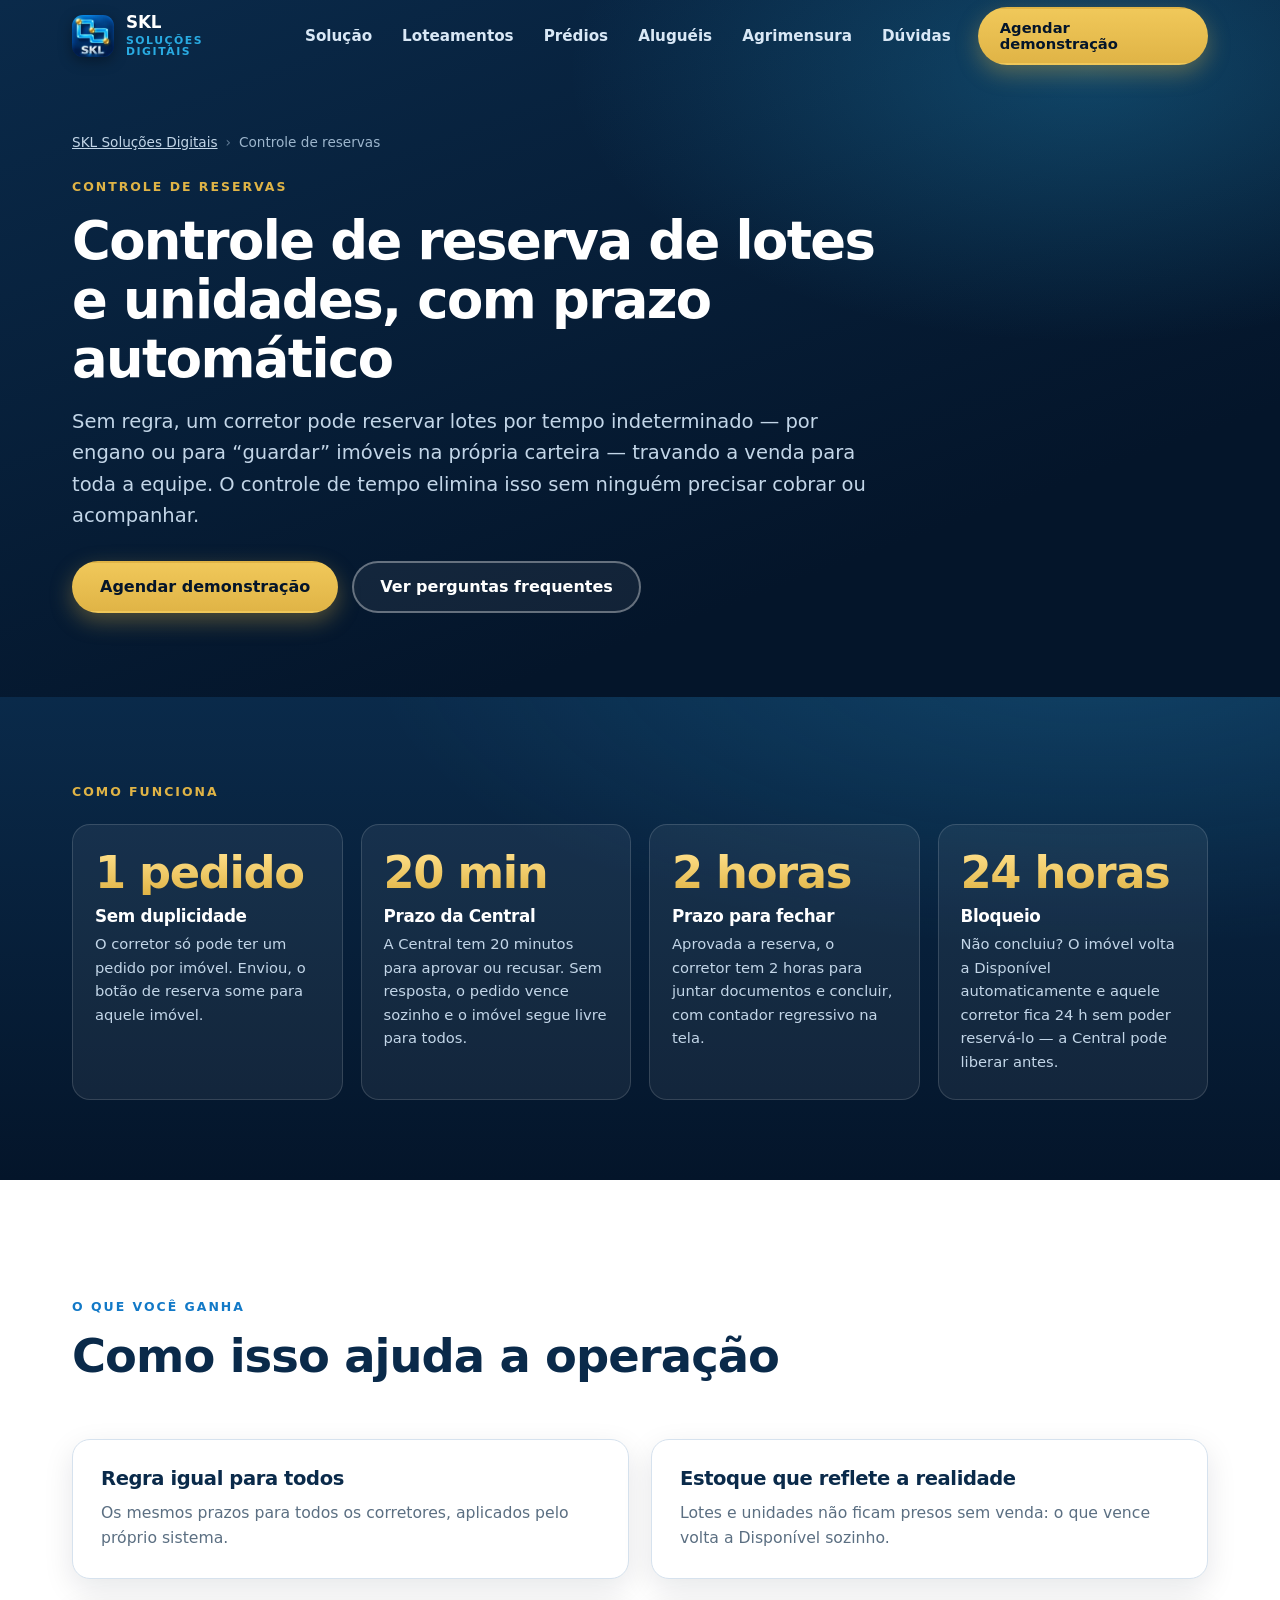
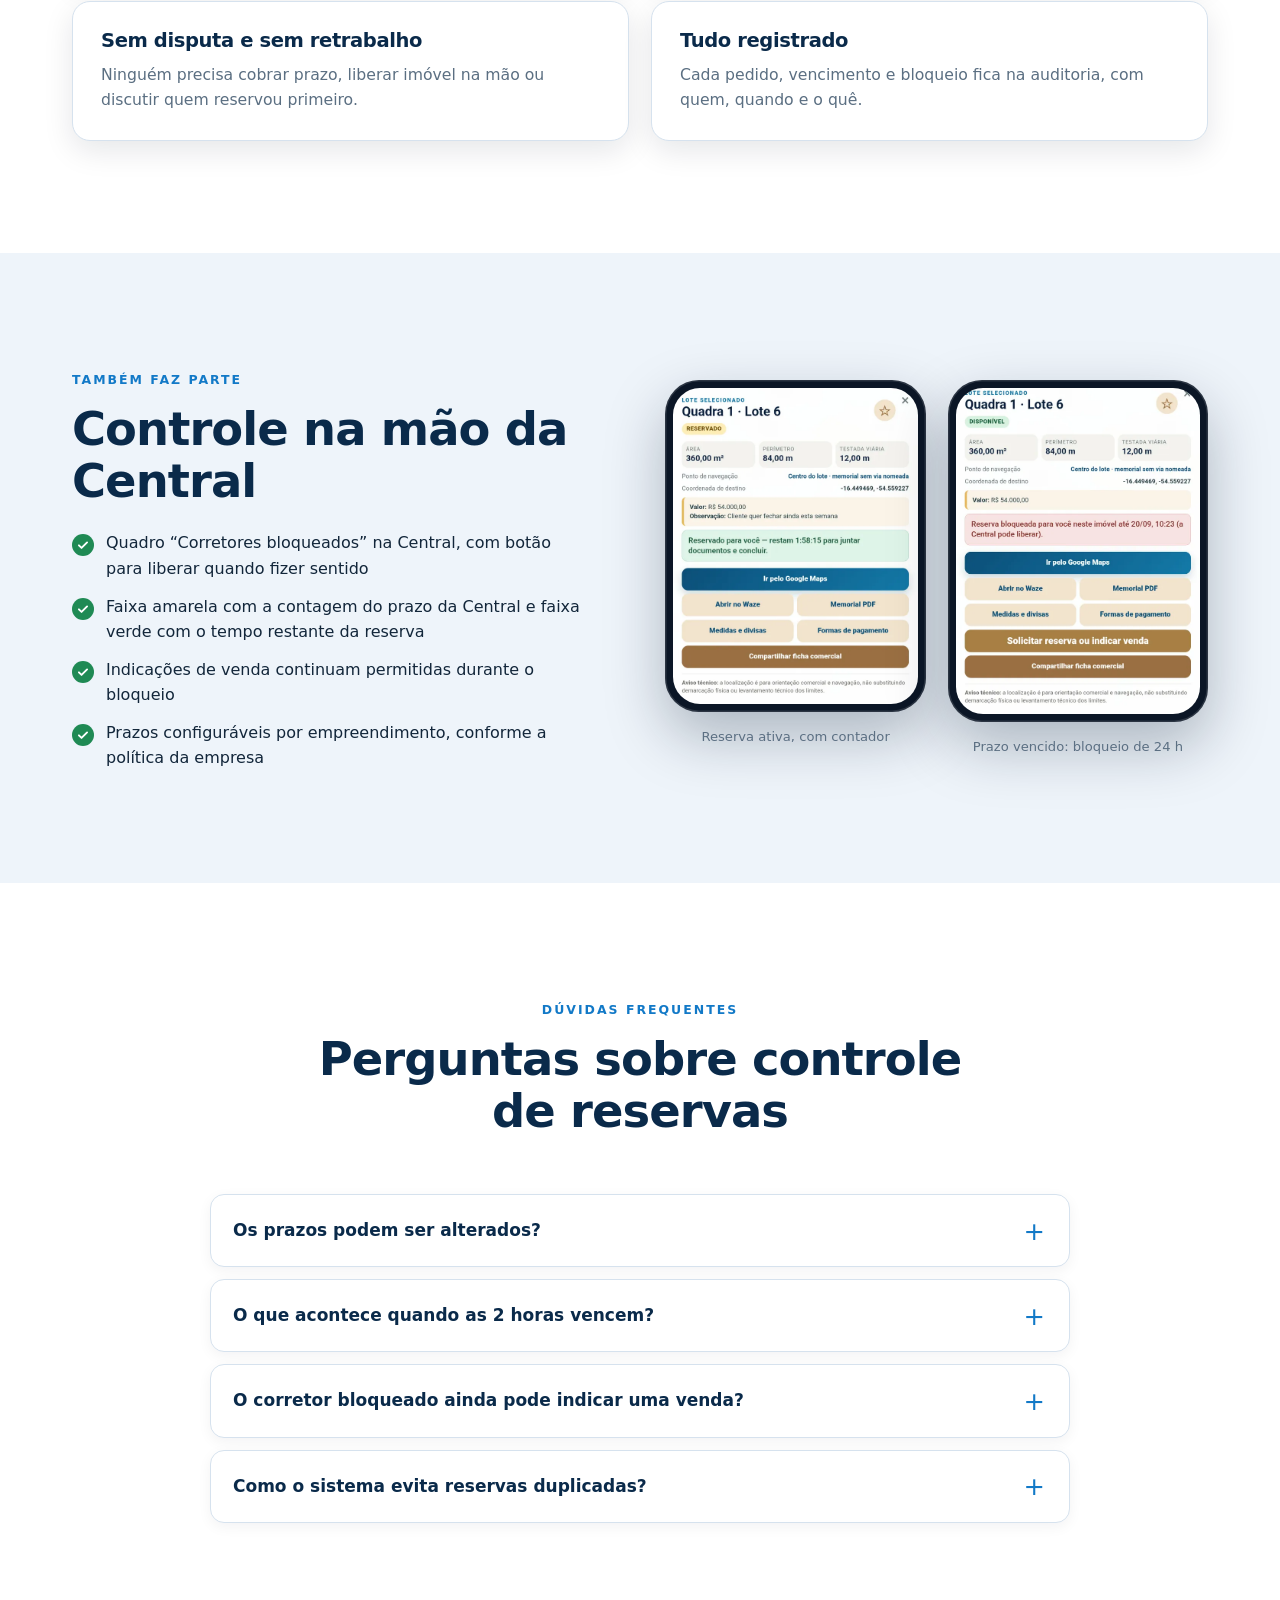
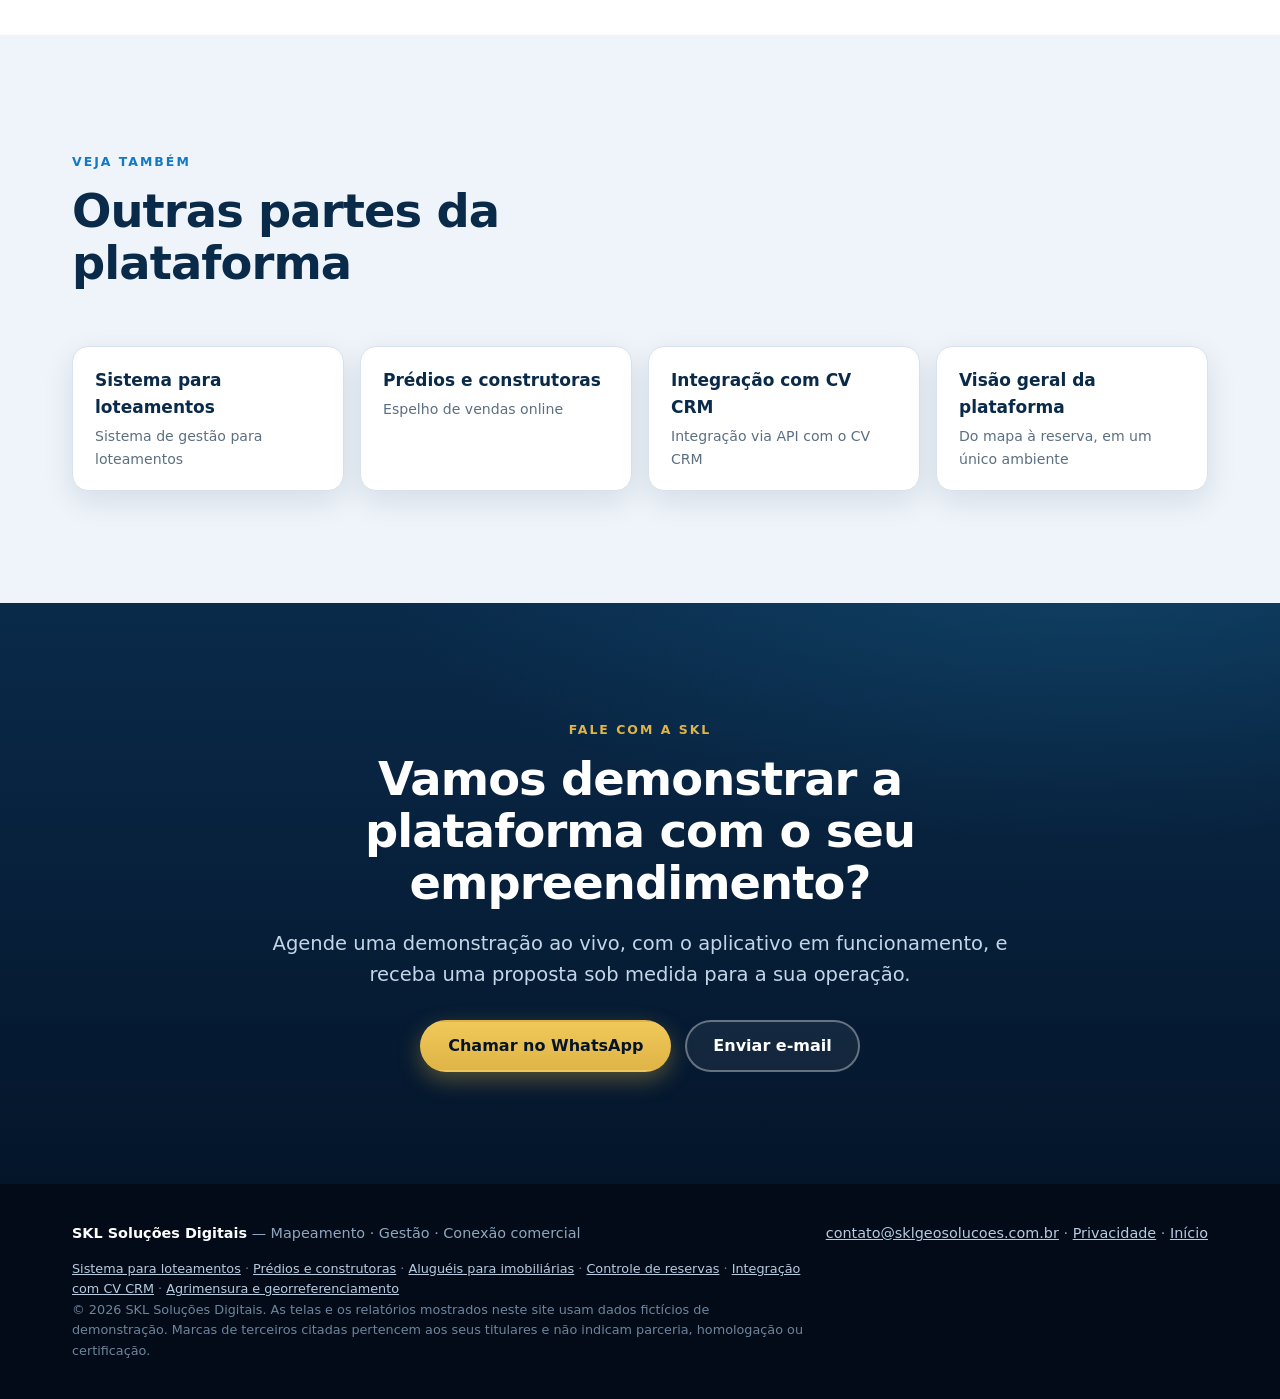
<file: controle-de-reservas-de-lotes-e-unidades.html>
<!doctype html>
<html lang="pt-BR">
<head>
<meta charset="utf-8">
<meta name="viewport" content="width=device-width, initial-scale=1">
<title>Controle de reserva de lotes e unidades: prazo automático | SKL</title>
<meta name="description" content="Evite lotes e unidades presos por reservas sem venda: um pedido por imóvel, 20 min para a Central responder, 2 h para fechar e bloqueio de 24 h. Prazos configuráveis.">
<meta name="theme-color" content="#04152a">
<link rel="canonical" href="https://sklgeosolucoes.com.br/controle-de-reservas-de-lotes-e-unidades.html">
<link rel="icon" type="image/png" sizes="32x32" href="assets/favicon-32.png">
<link rel="apple-touch-icon" href="assets/apple-touch-icon.png">
<meta property="og:type" content="website">
<meta property="og:locale" content="pt_BR">
<meta property="og:site_name" content="SKL Soluções Digitais">
<meta property="og:title" content="Controle de reserva de lotes e unidades: prazo automático | SKL">
<meta property="og:description" content="Evite lotes e unidades presos por reservas sem venda: um pedido por imóvel, 20 min para a Central responder, 2 h para fechar e bloqueio de 24 h. Prazos configuráveis.">
<meta property="og:url" content="https://sklgeosolucoes.com.br/controle-de-reservas-de-lotes-e-unidades.html">
<meta property="og:image" content="https://sklgeosolucoes.com.br/assets/og-image.jpg">
<meta name="twitter:card" content="summary_large_image">
<script>document.documentElement.className += ' js';</script>
<link rel="stylesheet" href="style.css">
<script type="application/ld+json">{"@context":"https://schema.org","@type":"BreadcrumbList","itemListElement":[{"@type":"ListItem","position":1,"name":"SKL Soluções Digitais","item":"https://sklgeosolucoes.com.br/"},{"@type":"ListItem","position":2,"name":"Controle de reservas","item":"https://sklgeosolucoes.com.br/controle-de-reservas-de-lotes-e-unidades.html"}]}</script>
<script type="application/ld+json">{"@context":"https://schema.org","@type":"FAQPage","mainEntity":[{"@type":"Question","name":"Os prazos podem ser alterados?","acceptedAnswer":{"@type":"Answer","text":"Sim. Os tempos de 20 minutos, 2 horas e 24 horas são o padrão sugerido; são parâmetros configuráveis por empreendimento, conforme a política da empresa."}},{"@type":"Question","name":"O que acontece quando as 2 horas vencem?","acceptedAnswer":{"@type":"Answer","text":"O imóvel volta automaticamente a Disponível, o corretor fica 24 horas sem poder reservá-lo e o fato fica registrado na auditoria. A Central pode liberar o bloqueio antes."}},{"@type":"Question","name":"O corretor bloqueado ainda pode indicar uma venda?","acceptedAnswer":{"@type":"Answer","text":"Sim. As indicações de venda seguem permitidas durante o bloqueio."}},{"@type":"Question","name":"Como o sistema evita reservas duplicadas?","acceptedAnswer":{"@type":"Answer","text":"O corretor só pode ter um pedido por imóvel. Depois de enviar, o botão de reserva some para aquele imóvel."}}]}</script>
</head>
<body>
<a class="skip" href="#conteudo">Ir para o conteúdo</a>

<header class="site-header" id="topo">
  <div class="wrap nav">
    <a class="brand" href="index.html" aria-label="SKL Soluções Digitais — início">
      <img src="assets/logo.webp" width="42" height="42" alt="">
      <span>SKL<small>Soluções Digitais</small></span>
    </a>
    <button class="burger" type="button" aria-label="Abrir menu" aria-expanded="false" aria-controls="menu"><span></span></button>
    <nav class="menu" id="menu" aria-label="Principal">
      <a href="index.html#solucao">Solução</a>
      <a href="sistema-para-loteamentos.html">Loteamentos</a>
      <a href="sistema-para-predios-e-construtoras.html">Prédios</a>
      <a href="sistema-de-alugueis-para-imobiliarias.html">Aluguéis</a>
      <a href="regularizacao-fundiaria-e-georreferenciamento.html">Agrimensura</a>
      <a href="index.html#faq">Dúvidas</a>
      <a class="btn btn--primary btn--sm" href="index.html#contato">Agendar demonstração</a>
    </nav>
  </div>
</header>

<main id="conteudo">
<section class="page-hero">
  <div class="wrap">
    <p class="crumbs"><a href="index.html">SKL Soluções Digitais</a><span>›</span>Controle de reservas</p>
    <span class="eyebrow">Controle de reservas</span>
    <h1>Controle de reserva de lotes e unidades, com prazo automático</h1>
    <p class="lead">Sem regra, um corretor pode reservar lotes por tempo indeterminado — por engano ou para “guardar” imóveis na própria carteira — travando a venda para toda a equipe. O controle de tempo elimina isso sem ninguém precisar cobrar ou acompanhar.</p>
    <div class="cta-row" style="margin-top:30px">
      <a class="btn btn--primary" href="https://wa.me/5566996121567?text=Ol%C3%A1!%20Quero%20agendar%20uma%20demonstra%C3%A7%C3%A3o%20da%20plataforma%20SKL." target="_blank" rel="noopener">Agendar demonstração</a>
      <a class="btn btn--ghost" href="#perguntas">Ver perguntas frequentes</a>
    </div>
  </div>
</section>

    <div class="section section--dark" style="padding-block:clamp(48px,7vw,80px)">
      <div class="wrap">
        <span class="eyebrow">Como funciona</span>
        <div class="steps4" style="margin-bottom:0">
          <div class="step4 reveal"><span class="big">1 pedido</span><h3>Sem duplicidade</h3><p>O corretor só pode ter um pedido por imóvel. Enviou, o botão de reserva some para aquele imóvel.</p></div>
          <div class="step4 reveal"><span class="big">20 min</span><h3>Prazo da Central</h3><p>A Central tem 20 minutos para aprovar ou recusar. Sem resposta, o pedido vence sozinho e o imóvel segue livre para todos.</p></div>
          <div class="step4 reveal"><span class="big">2 horas</span><h3>Prazo para fechar</h3><p>Aprovada a reserva, o corretor tem 2 horas para juntar documentos e concluir, com contador regressivo na tela.</p></div>
          <div class="step4 reveal"><span class="big">24 horas</span><h3>Bloqueio</h3><p>Não concluiu? O imóvel volta a Disponível automaticamente e aquele corretor fica 24 h sem poder reservá-lo — a Central pode liberar antes.</p></div>
        </div>
      </div>
    </div>
<section class="section">
  <div class="wrap">
    <div class="head"><span class="eyebrow">O que você ganha</span><h2>Como isso ajuda a operação</h2></div>
    <div class="grid grid--2">
      <article class="card reveal"><h3>Regra igual para todos</h3><p>Os mesmos prazos para todos os corretores, aplicados pelo próprio sistema.</p></article>
      <article class="card reveal"><h3>Estoque que reflete a realidade</h3><p>Lotes e unidades não ficam presos sem venda: o que vence volta a Disponível sozinho.</p></article>
      <article class="card reveal"><h3>Sem disputa e sem retrabalho</h3><p>Ninguém precisa cobrar prazo, liberar imóvel na mão ou discutir quem reservou primeiro.</p></article>
      <article class="card reveal"><h3>Tudo registrado</h3><p>Cada pedido, vencimento e bloqueio fica na auditoria, com quem, quando e o quê.</p></article>
    </div>
  </div>
</section>

<section class="section section--soft">
  <div class="wrap split">
    <div>
      <span class="eyebrow">Também faz parte</span>
      <h2>Controle na mão da Central</h2>
      <ul class="checks">
        <li>Quadro “Corretores bloqueados” na Central, com botão para liberar quando fizer sentido</li>
        <li>Faixa amarela com a contagem do prazo da Central e faixa verde com o tempo restante da reserva</li>
        <li>Indicações de venda continuam permitidas durante o bloqueio</li>
        <li>Prazos configuráveis por empreendimento, conforme a política da empresa</li>
      </ul>
      
    </div>
    <div class="split-media reveal">
      <div class="shots">
        <figure class="shot shot--phone"><div class="phone device"><img src="assets/app-reserva.webp" width="640" height="830" loading="lazy" decoding="async" alt="Reserva ativa: faixa verde com o tempo restante para juntar documentos e concluir"></div><figcaption>Reserva ativa, com contador</figcaption></figure>
        <figure class="shot shot--phone"><div class="phone device"><img src="assets/app-bloqueio.webp" width="640" height="855" loading="lazy" decoding="async" alt="Prazo vencido: faixa vermelha informando o bloqueio de reserva neste imóvel até uma data e hora"></div><figcaption>Prazo vencido: bloqueio de 24 h</figcaption></figure>
      </div>
    </div>
  </div>
</section>

<section class="section" id="perguntas">
  <div class="wrap">
    <div class="head head--center"><span class="eyebrow">Dúvidas frequentes</span><h2>Perguntas sobre controle de reservas</h2></div>
    <div class="faq">
      <details><summary>Os prazos podem ser alterados?</summary><p>Sim. Os tempos de 20 minutos, 2 horas e 24 horas são o padrão sugerido; são parâmetros configuráveis por empreendimento, conforme a política da empresa.</p></details>
      <details><summary>O que acontece quando as 2 horas vencem?</summary><p>O imóvel volta automaticamente a Disponível, o corretor fica 24 horas sem poder reservá-lo e o fato fica registrado na auditoria. A Central pode liberar o bloqueio antes.</p></details>
      <details><summary>O corretor bloqueado ainda pode indicar uma venda?</summary><p>Sim. As indicações de venda seguem permitidas durante o bloqueio.</p></details>
      <details><summary>Como o sistema evita reservas duplicadas?</summary><p>O corretor só pode ter um pedido por imóvel. Depois de enviar, o botão de reserva some para aquele imóvel.</p></details>
    </div>
  </div>
</section>

<section class="section section--soft">
  <div class="wrap">
    <div class="head"><span class="eyebrow">Veja também</span><h2>Outras partes da plataforma</h2></div>
    <div class="related">
      <a href="sistema-para-loteamentos.html">Sistema para loteamentos<small>Sistema de gestão para loteamentos</small></a>
      <a href="sistema-para-predios-e-construtoras.html">Prédios e construtoras<small>Espelho de vendas online</small></a>
      <a href="integracao-cv-crm.html">Integração com CV CRM<small>Integração via API com o CV CRM</small></a>
      <a href="index.html">Visão geral da plataforma<small>Do mapa à reserva, em um único ambiente</small></a>
    </div>
  </div>
</section>

<section class="section section--dark contact">
  <div class="wrap">
    <span class="eyebrow">Fale com a SKL</span>
    <h2>Vamos demonstrar a plataforma com o seu empreendimento?</h2>
    <p class="lead">Agende uma demonstração ao vivo, com o aplicativo em funcionamento, e receba uma proposta sob medida para a sua operação.</p>
    <div class="cta-row">
      <a class="btn btn--primary" href="https://wa.me/5566996121567?text=Ol%C3%A1!%20Quero%20agendar%20uma%20demonstra%C3%A7%C3%A3o%20da%20plataforma%20SKL." target="_blank" rel="noopener">Chamar no WhatsApp</a>
      <a class="btn btn--ghost" href="mailto:contato@sklgeosolucoes.com.br?subject=Demonstra%C3%A7%C3%A3o%20da%20plataforma%20SKL">Enviar e-mail</a>
    </div>
  </div>
</section>
</main>

<footer class="site-footer">
  <div class="wrap">
    <div class="footer-row">
      <p><b style="color:#fff">SKL Soluções Digitais</b> — Mapeamento · Gestão · Conexão comercial</p>
      <p><a href="mailto:contato@sklgeosolucoes.com.br">contato@sklgeosolucoes.com.br</a> · <a href="privacidade.html">Privacidade</a> · <a href="index.html">Início</a></p>
    </div>
    <p class="fine" style="margin-top:14px"><a href="sistema-para-loteamentos.html">Sistema para loteamentos</a> · <a href="sistema-para-predios-e-construtoras.html">Prédios e construtoras</a> · <a href="sistema-de-alugueis-para-imobiliarias.html">Aluguéis para imobiliárias</a> · <a href="controle-de-reservas-de-lotes-e-unidades.html">Controle de reservas</a> · <a href="integracao-cv-crm.html">Integração com CV CRM</a> · <a href="regularizacao-fundiaria-e-georreferenciamento.html">Agrimensura e georreferenciamento</a></p>
    <p class="fine">© 2026 SKL Soluções Digitais. As telas e os relatórios mostrados neste site usam dados fictícios de demonstração. Marcas de terceiros citadas pertencem aos seus titulares e não indicam parceria, homologação ou certificação.</p>
  </div>
</footer>
<a class="wa-float btn btn--primary btn--sm" href="https://wa.me/5566996121567?text=Ol%C3%A1!%20Quero%20saber%20mais%20sobre%20a%20plataforma%20SKL." target="_blank" rel="noopener" aria-label="Falar no WhatsApp">WhatsApp</a>
<script src="site.js" defer></script>
</body>
</html>
</file>
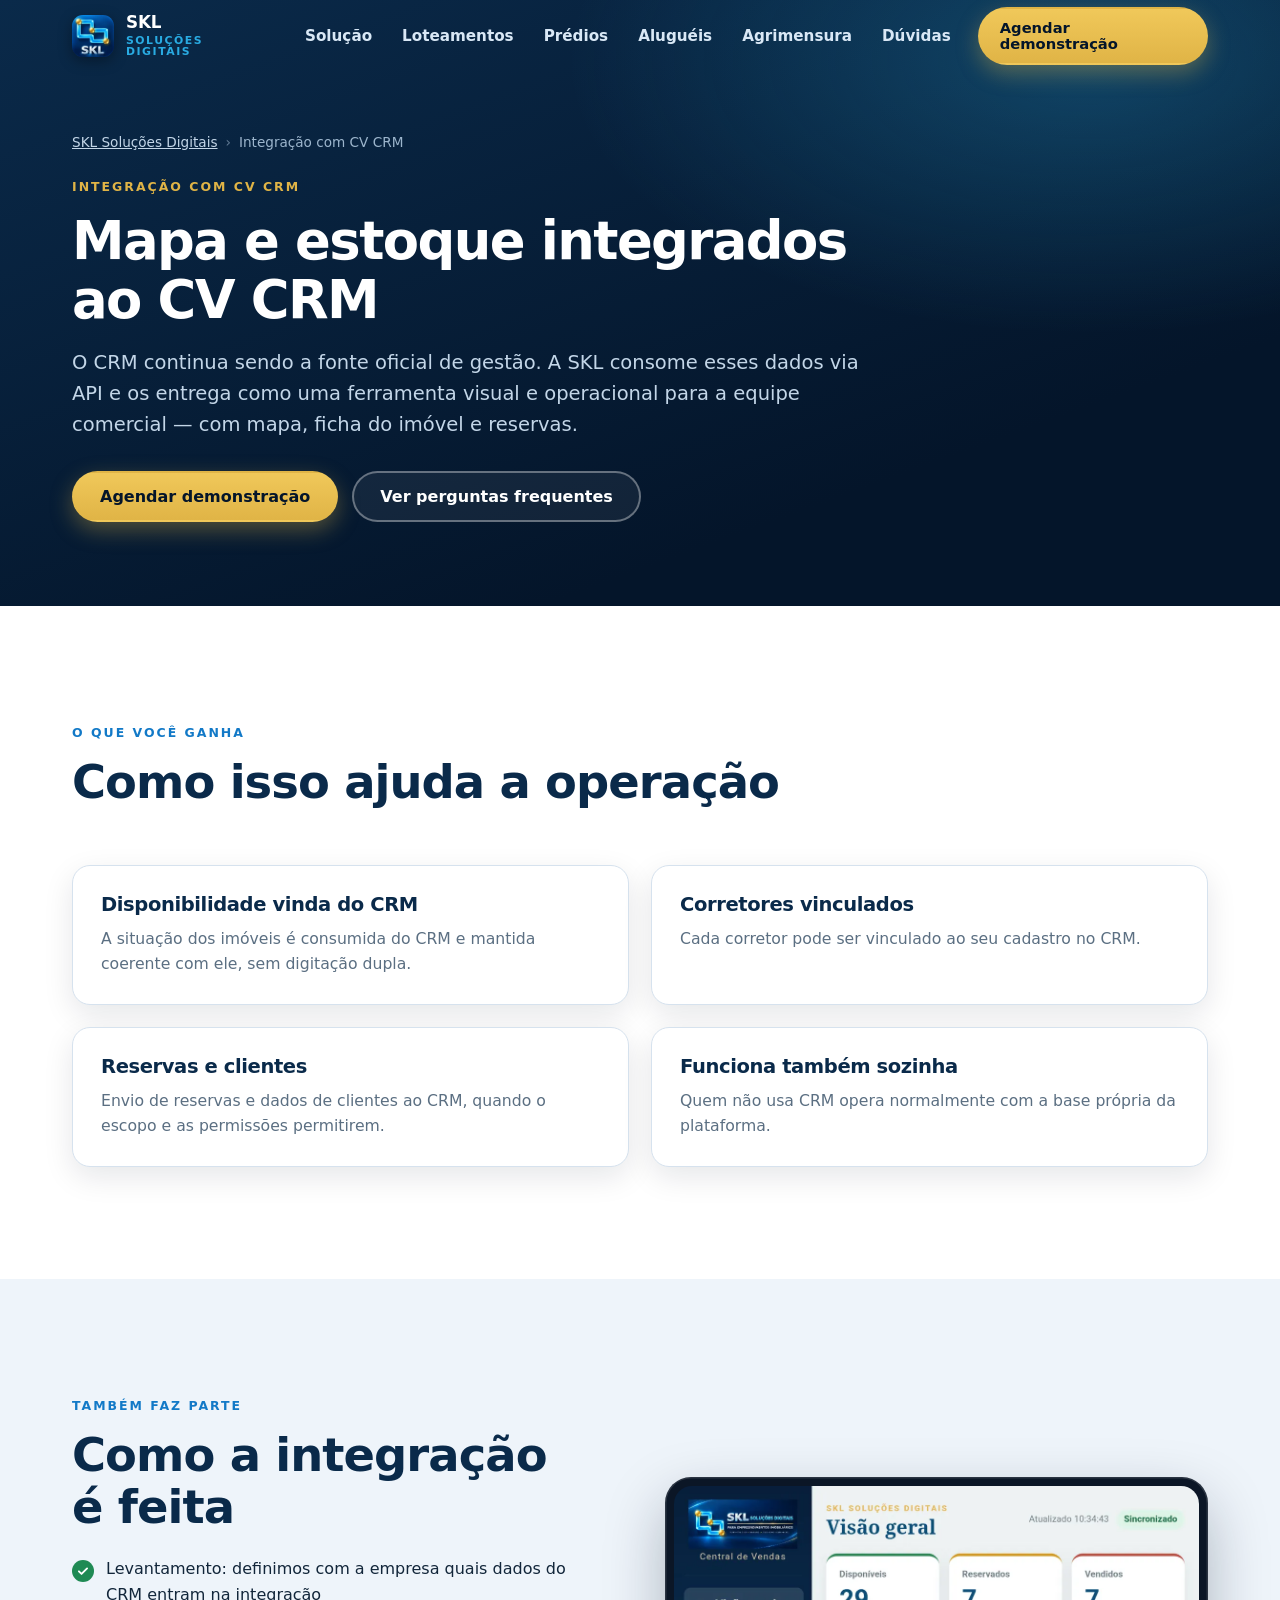
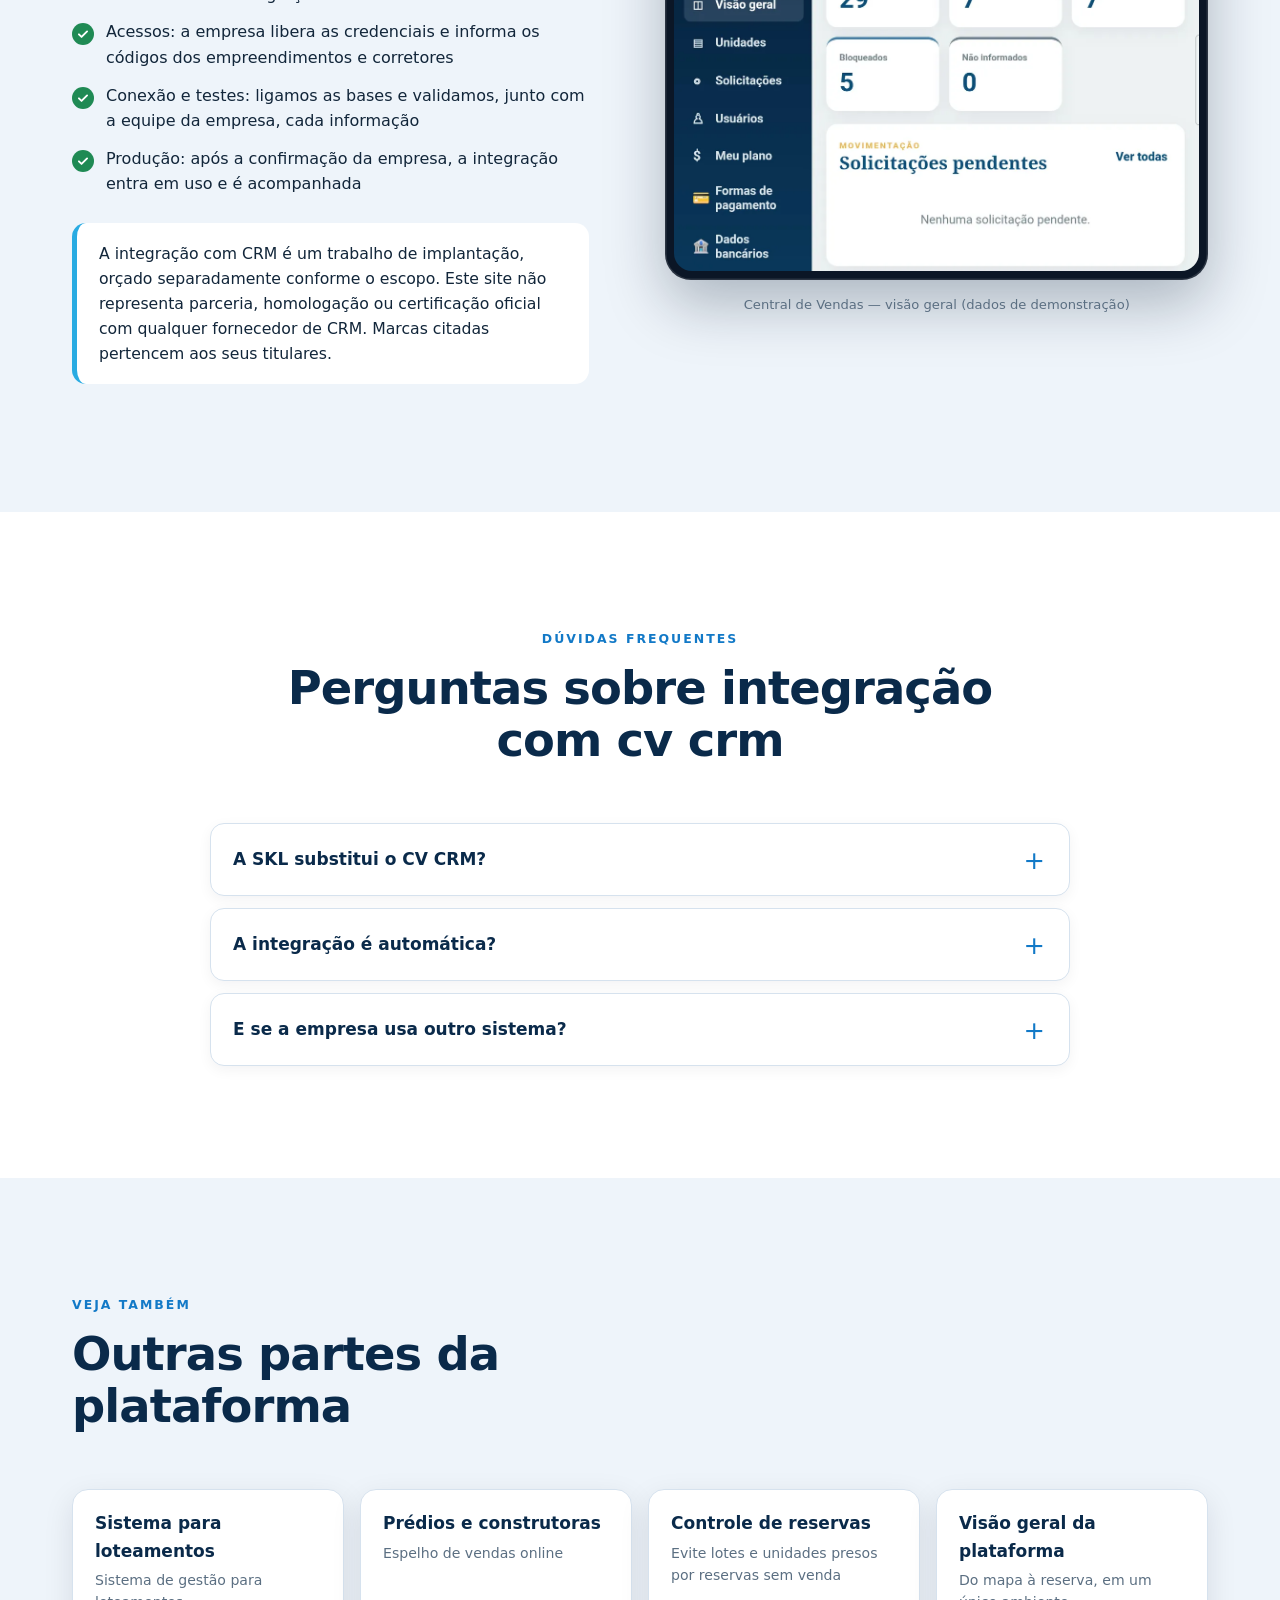
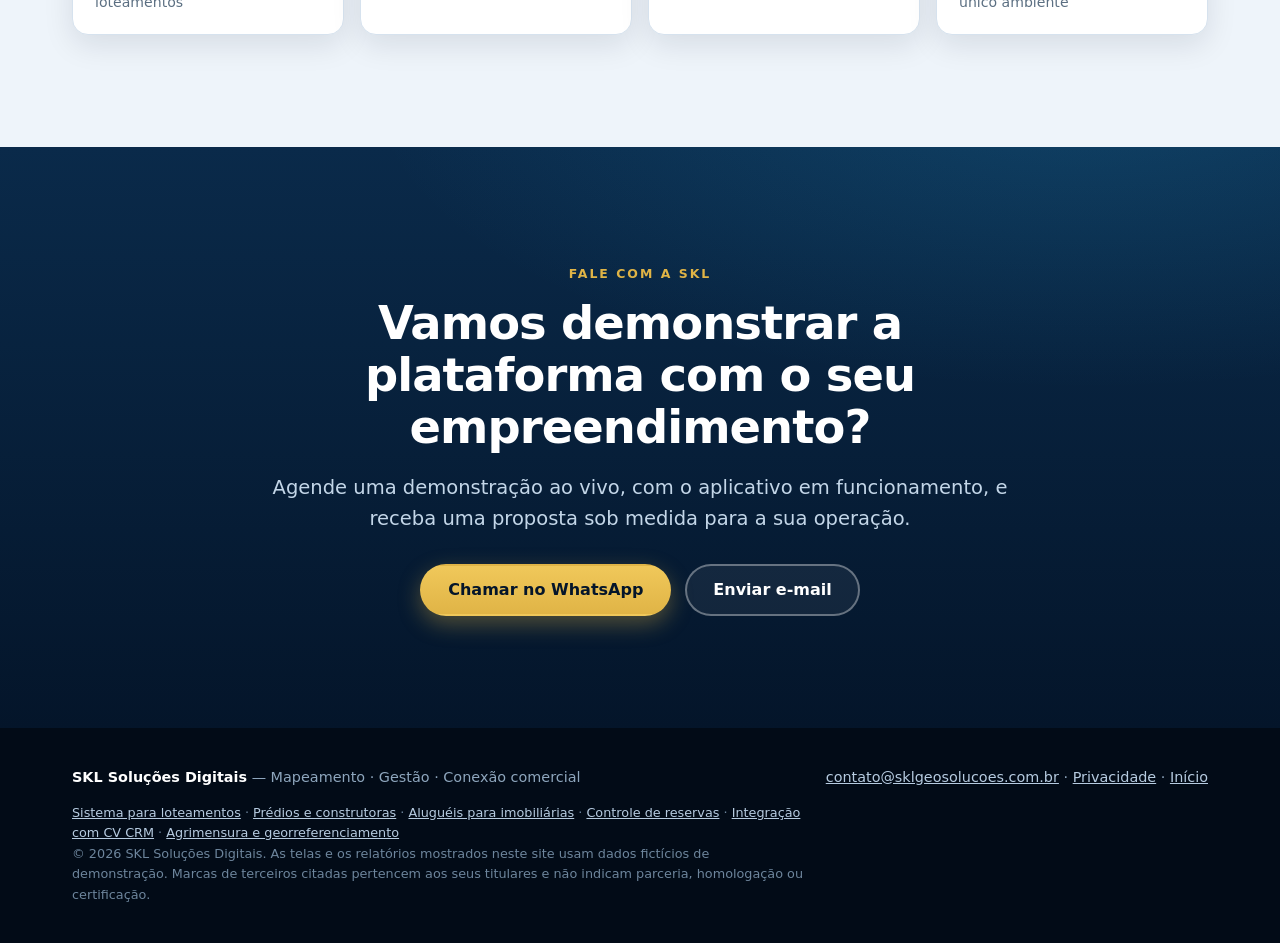
<file: integracao-cv-crm.html>
<!doctype html>
<html lang="pt-BR">
<head>
<meta charset="utf-8">
<meta name="viewport" content="width=device-width, initial-scale=1">
<title>Integração com CV CRM: mapa, disponibilidade e reservas | SKL</title>
<meta name="description" content="Integração via API com o CV CRM: a SKL consome a disponibilidade dos imóveis e entrega mapa, ficha e reservas à Central e ao corretor. Escopo na implantação.">
<meta name="theme-color" content="#04152a">
<link rel="canonical" href="https://sklgeosolucoes.com.br/integracao-cv-crm.html">
<link rel="icon" type="image/png" sizes="32x32" href="assets/favicon-32.png">
<link rel="apple-touch-icon" href="assets/apple-touch-icon.png">
<meta property="og:type" content="website">
<meta property="og:locale" content="pt_BR">
<meta property="og:site_name" content="SKL Soluções Digitais">
<meta property="og:title" content="Integração com CV CRM: mapa, disponibilidade e reservas | SKL">
<meta property="og:description" content="Integração via API com o CV CRM: a SKL consome a disponibilidade dos imóveis e entrega mapa, ficha e reservas à Central e ao corretor. Escopo na implantação.">
<meta property="og:url" content="https://sklgeosolucoes.com.br/integracao-cv-crm.html">
<meta property="og:image" content="https://sklgeosolucoes.com.br/assets/og-image.jpg">
<meta name="twitter:card" content="summary_large_image">
<script>document.documentElement.className += ' js';</script>
<link rel="stylesheet" href="style.css">
<script type="application/ld+json">{"@context":"https://schema.org","@type":"BreadcrumbList","itemListElement":[{"@type":"ListItem","position":1,"name":"SKL Soluções Digitais","item":"https://sklgeosolucoes.com.br/"},{"@type":"ListItem","position":2,"name":"Integração com CV CRM","item":"https://sklgeosolucoes.com.br/integracao-cv-crm.html"}]}</script>
<script type="application/ld+json">{"@context":"https://schema.org","@type":"FAQPage","mainEntity":[{"@type":"Question","name":"A SKL substitui o CV CRM?","acceptedAnswer":{"@type":"Answer","text":"Não. Onde há integração, o CRM continua sendo a fonte oficial de gestão, e a SKL entrega esses dados como ferramenta visual e operacional para a Central e para o corretor."}},{"@type":"Question","name":"A integração é automática?","acceptedAnswer":{"@type":"Answer","text":"É um trabalho de implantação, orçado conforme o escopo, que depende de acessos e validações da empresa: credenciais da API, códigos de empreendimentos e corretores e testes acompanhados antes de entrar em produção."}},{"@type":"Question","name":"E se a empresa usa outro sistema?","acceptedAnswer":{"@type":"Answer","text":"Avaliamos caso a caso, conforme o fornecedor ofereça API e o escopo combinado. Quando não há API, avaliamos alternativas, como importação de dados por planilha."}}]}</script>
</head>
<body>
<a class="skip" href="#conteudo">Ir para o conteúdo</a>

<header class="site-header" id="topo">
  <div class="wrap nav">
    <a class="brand" href="index.html" aria-label="SKL Soluções Digitais — início">
      <img src="assets/logo.webp" width="42" height="42" alt="">
      <span>SKL<small>Soluções Digitais</small></span>
    </a>
    <button class="burger" type="button" aria-label="Abrir menu" aria-expanded="false" aria-controls="menu"><span></span></button>
    <nav class="menu" id="menu" aria-label="Principal">
      <a href="index.html#solucao">Solução</a>
      <a href="sistema-para-loteamentos.html">Loteamentos</a>
      <a href="sistema-para-predios-e-construtoras.html">Prédios</a>
      <a href="sistema-de-alugueis-para-imobiliarias.html">Aluguéis</a>
      <a href="regularizacao-fundiaria-e-georreferenciamento.html">Agrimensura</a>
      <a href="index.html#faq">Dúvidas</a>
      <a class="btn btn--primary btn--sm" href="index.html#contato">Agendar demonstração</a>
    </nav>
  </div>
</header>

<main id="conteudo">
<section class="page-hero">
  <div class="wrap">
    <p class="crumbs"><a href="index.html">SKL Soluções Digitais</a><span>›</span>Integração com CV CRM</p>
    <span class="eyebrow">Integração com CV CRM</span>
    <h1>Mapa e estoque integrados ao CV CRM</h1>
    <p class="lead">O CRM continua sendo a fonte oficial de gestão. A SKL consome esses dados via API e os entrega como uma ferramenta visual e operacional para a equipe comercial — com mapa, ficha do imóvel e reservas.</p>
    <div class="cta-row" style="margin-top:30px">
      <a class="btn btn--primary" href="https://wa.me/5566996121567?text=Ol%C3%A1!%20Quero%20agendar%20uma%20demonstra%C3%A7%C3%A3o%20da%20plataforma%20SKL." target="_blank" rel="noopener">Agendar demonstração</a>
      <a class="btn btn--ghost" href="#perguntas">Ver perguntas frequentes</a>
    </div>
  </div>
</section>

<section class="section">
  <div class="wrap">
    <div class="head"><span class="eyebrow">O que você ganha</span><h2>Como isso ajuda a operação</h2></div>
    <div class="grid grid--2">
      <article class="card reveal"><h3>Disponibilidade vinda do CRM</h3><p>A situação dos imóveis é consumida do CRM e mantida coerente com ele, sem digitação dupla.</p></article>
      <article class="card reveal"><h3>Corretores vinculados</h3><p>Cada corretor pode ser vinculado ao seu cadastro no CRM.</p></article>
      <article class="card reveal"><h3>Reservas e clientes</h3><p>Envio de reservas e dados de clientes ao CRM, quando o escopo e as permissões permitirem.</p></article>
      <article class="card reveal"><h3>Funciona também sozinha</h3><p>Quem não usa CRM opera normalmente com a base própria da plataforma.</p></article>
    </div>
  </div>
</section>

<section class="section section--soft">
  <div class="wrap split">
    <div>
      <span class="eyebrow">Também faz parte</span>
      <h2>Como a integração é feita</h2>
      <ul class="checks">
        <li>Levantamento: definimos com a empresa quais dados do CRM entram na integração</li>
        <li>Acessos: a empresa libera as credenciais e informa os códigos dos empreendimentos e corretores</li>
        <li>Conexão e testes: ligamos as bases e validamos, junto com a equipe da empresa, cada informação</li>
        <li>Produção: após a confirmação da empresa, a integração entra em uso e é acompanhada</li>
      </ul>
      <p class="callout">A integração com CRM é um trabalho de implantação, orçado separadamente conforme o escopo. Este site não representa parceria, homologação ou certificação oficial com qualquer fornecedor de CRM. Marcas citadas pertencem aos seus titulares.</p>
    </div>
    <div class="split-media reveal">
      <div class="shots">
        <figure class="shot shot--tablet"><div class="device"><img src="assets/central-visao.webp" width="1100" height="807" loading="lazy" decoding="async" alt="Central de Vendas: painel com unidades disponíveis, reservadas, vendidas e bloqueadas"></div><figcaption>Central de Vendas — visão geral (dados de demonstração)</figcaption></figure>
      </div>
    </div>
  </div>
</section>

<section class="section" id="perguntas">
  <div class="wrap">
    <div class="head head--center"><span class="eyebrow">Dúvidas frequentes</span><h2>Perguntas sobre integração com cv crm</h2></div>
    <div class="faq">
      <details><summary>A SKL substitui o CV CRM?</summary><p>Não. Onde há integração, o CRM continua sendo a fonte oficial de gestão, e a SKL entrega esses dados como ferramenta visual e operacional para a Central e para o corretor.</p></details>
      <details><summary>A integração é automática?</summary><p>É um trabalho de implantação, orçado conforme o escopo, que depende de acessos e validações da empresa: credenciais da API, códigos de empreendimentos e corretores e testes acompanhados antes de entrar em produção.</p></details>
      <details><summary>E se a empresa usa outro sistema?</summary><p>Avaliamos caso a caso, conforme o fornecedor ofereça API e o escopo combinado. Quando não há API, avaliamos alternativas, como importação de dados por planilha.</p></details>
    </div>
  </div>
</section>

<section class="section section--soft">
  <div class="wrap">
    <div class="head"><span class="eyebrow">Veja também</span><h2>Outras partes da plataforma</h2></div>
    <div class="related">
      <a href="sistema-para-loteamentos.html">Sistema para loteamentos<small>Sistema de gestão para loteamentos</small></a>
      <a href="sistema-para-predios-e-construtoras.html">Prédios e construtoras<small>Espelho de vendas online</small></a>
      <a href="controle-de-reservas-de-lotes-e-unidades.html">Controle de reservas<small>Evite lotes e unidades presos por reservas sem venda</small></a>
      <a href="index.html">Visão geral da plataforma<small>Do mapa à reserva, em um único ambiente</small></a>
    </div>
  </div>
</section>

<section class="section section--dark contact">
  <div class="wrap">
    <span class="eyebrow">Fale com a SKL</span>
    <h2>Vamos demonstrar a plataforma com o seu empreendimento?</h2>
    <p class="lead">Agende uma demonstração ao vivo, com o aplicativo em funcionamento, e receba uma proposta sob medida para a sua operação.</p>
    <div class="cta-row">
      <a class="btn btn--primary" href="https://wa.me/5566996121567?text=Ol%C3%A1!%20Quero%20agendar%20uma%20demonstra%C3%A7%C3%A3o%20da%20plataforma%20SKL." target="_blank" rel="noopener">Chamar no WhatsApp</a>
      <a class="btn btn--ghost" href="mailto:contato@sklgeosolucoes.com.br?subject=Demonstra%C3%A7%C3%A3o%20da%20plataforma%20SKL">Enviar e-mail</a>
    </div>
  </div>
</section>
</main>

<footer class="site-footer">
  <div class="wrap">
    <div class="footer-row">
      <p><b style="color:#fff">SKL Soluções Digitais</b> — Mapeamento · Gestão · Conexão comercial</p>
      <p><a href="mailto:contato@sklgeosolucoes.com.br">contato@sklgeosolucoes.com.br</a> · <a href="privacidade.html">Privacidade</a> · <a href="index.html">Início</a></p>
    </div>
    <p class="fine" style="margin-top:14px"><a href="sistema-para-loteamentos.html">Sistema para loteamentos</a> · <a href="sistema-para-predios-e-construtoras.html">Prédios e construtoras</a> · <a href="sistema-de-alugueis-para-imobiliarias.html">Aluguéis para imobiliárias</a> · <a href="controle-de-reservas-de-lotes-e-unidades.html">Controle de reservas</a> · <a href="integracao-cv-crm.html">Integração com CV CRM</a> · <a href="regularizacao-fundiaria-e-georreferenciamento.html">Agrimensura e georreferenciamento</a></p>
    <p class="fine">© 2026 SKL Soluções Digitais. As telas e os relatórios mostrados neste site usam dados fictícios de demonstração. Marcas de terceiros citadas pertencem aos seus titulares e não indicam parceria, homologação ou certificação.</p>
  </div>
</footer>
<a class="wa-float btn btn--primary btn--sm" href="https://wa.me/5566996121567?text=Ol%C3%A1!%20Quero%20saber%20mais%20sobre%20a%20plataforma%20SKL." target="_blank" rel="noopener" aria-label="Falar no WhatsApp">WhatsApp</a>
<script src="site.js" defer></script>
</body>
</html>
</file>
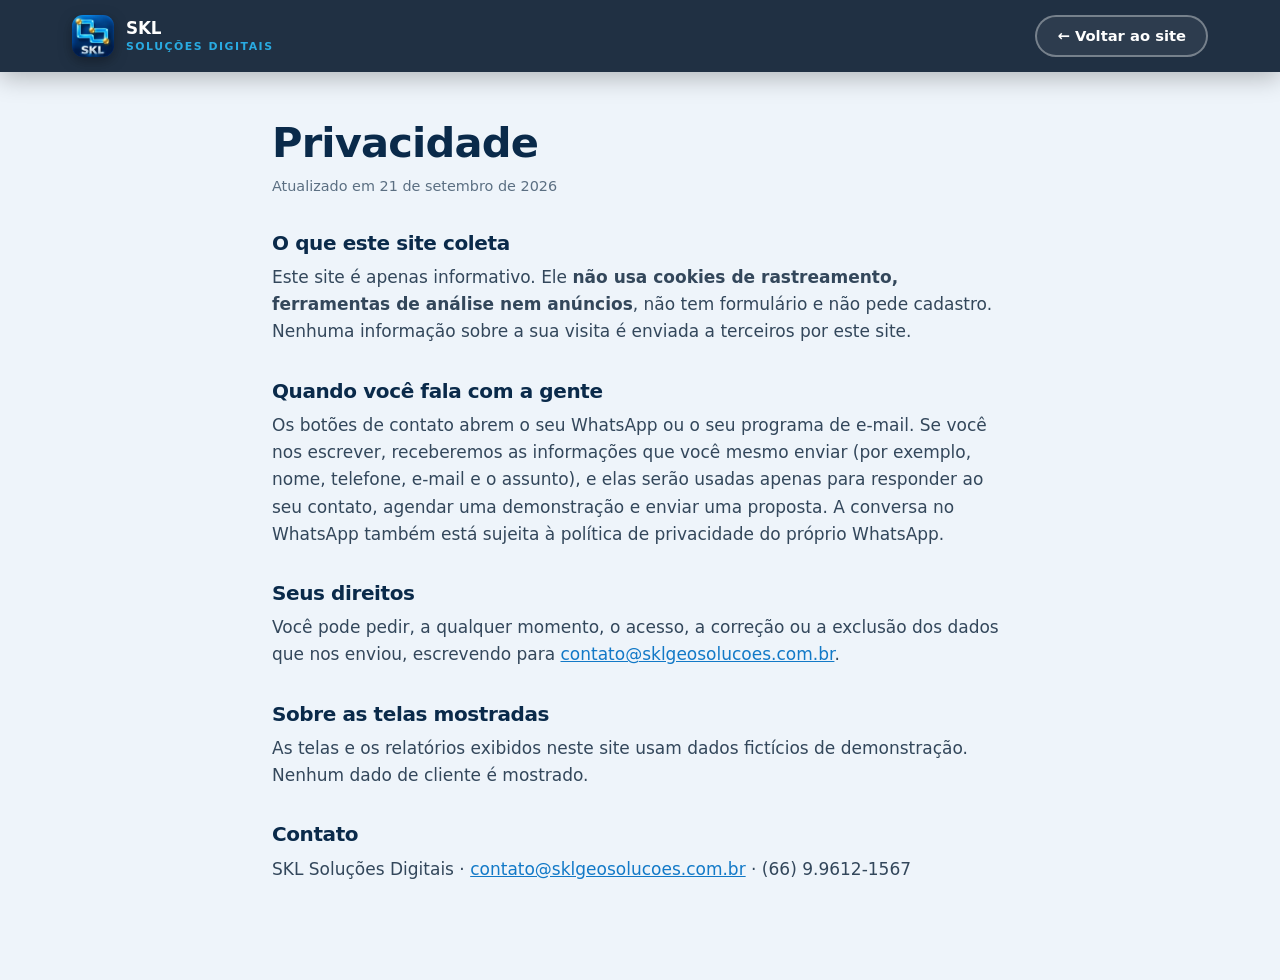
<file: privacidade.html>
<!doctype html>
<html lang="pt-BR">
<head>
<meta charset="utf-8">
<meta name="viewport" content="width=device-width, initial-scale=1">
<title>Privacidade — SKL Soluções Digitais</title>
<meta name="description" content="Como o site da SKL Soluções Digitais trata dados: sem cookies de rastreamento, sem análises e sem anúncios.">
<link rel="canonical" href="https://sklgeosolucoes.com.br/privacidade.html">
<link rel="icon" type="image/png" sizes="32x32" href="assets/favicon-32.png">
<link rel="stylesheet" href="style.css">
<style>
  body { background: var(--soft); }
  .doc { max-width: 780px; margin: 0 auto; padding: 120px 22px 80px; }
  .doc h1 { font-size: clamp(2rem, 4vw, 2.6rem); color: var(--navy); margin-bottom: 8px; }
  .doc h2 { font-size: 1.25rem; margin: 34px 0 10px; color: var(--navy); max-width: none; }
  .doc p, .doc li { color: #33475b; }
  .doc ul { list-style: disc; padding-left: 22px; }
  .doc .up { color: var(--muted); font-size: .9rem; }
</style>
</head>
<body>
<header class="site-header scrolled">
  <div class="wrap nav">
    <a class="brand" href="./" aria-label="SKL Soluções Digitais — início">
      <img src="assets/logo.webp" width="42" height="42" alt=""><span>SKL<small>Soluções Digitais</small></span>
    </a>
    <a class="btn btn--ghost btn--sm" href="./">← Voltar ao site</a>
  </div>
</header>
<main class="doc">
  <h1>Privacidade</h1>
  <p class="up">Atualizado em 21 de setembro de 2026</p>

  <h2>O que este site coleta</h2>
  <p>Este site é apenas informativo. Ele <b>não usa cookies de rastreamento, ferramentas de análise nem anúncios</b>, não tem formulário e não pede cadastro. Nenhuma informação sobre a sua visita é enviada a terceiros por este site.</p>

  <h2>Quando você fala com a gente</h2>
  <p>Os botões de contato abrem o seu WhatsApp ou o seu programa de e-mail. Se você nos escrever, receberemos as informações que você mesmo enviar (por exemplo, nome, telefone, e-mail e o assunto), e elas serão usadas apenas para responder ao seu contato, agendar uma demonstração e enviar uma proposta. A conversa no WhatsApp também está sujeita à política de privacidade do próprio WhatsApp.</p>

  <h2>Seus direitos</h2>
  <p>Você pode pedir, a qualquer momento, o acesso, a correção ou a exclusão dos dados que nos enviou, escrevendo para <a href="mailto:contato@sklgeosolucoes.com.br">contato@sklgeosolucoes.com.br</a>.</p>

  <h2>Sobre as telas mostradas</h2>
  <p>As telas e os relatórios exibidos neste site usam dados fictícios de demonstração. Nenhum dado de cliente é mostrado.</p>

  <h2>Contato</h2>
  <p>SKL Soluções Digitais · <a href="mailto:contato@sklgeosolucoes.com.br">contato@sklgeosolucoes.com.br</a> · (66) 9.9612-1567</p>
</main>
</body>
</html>
</file>
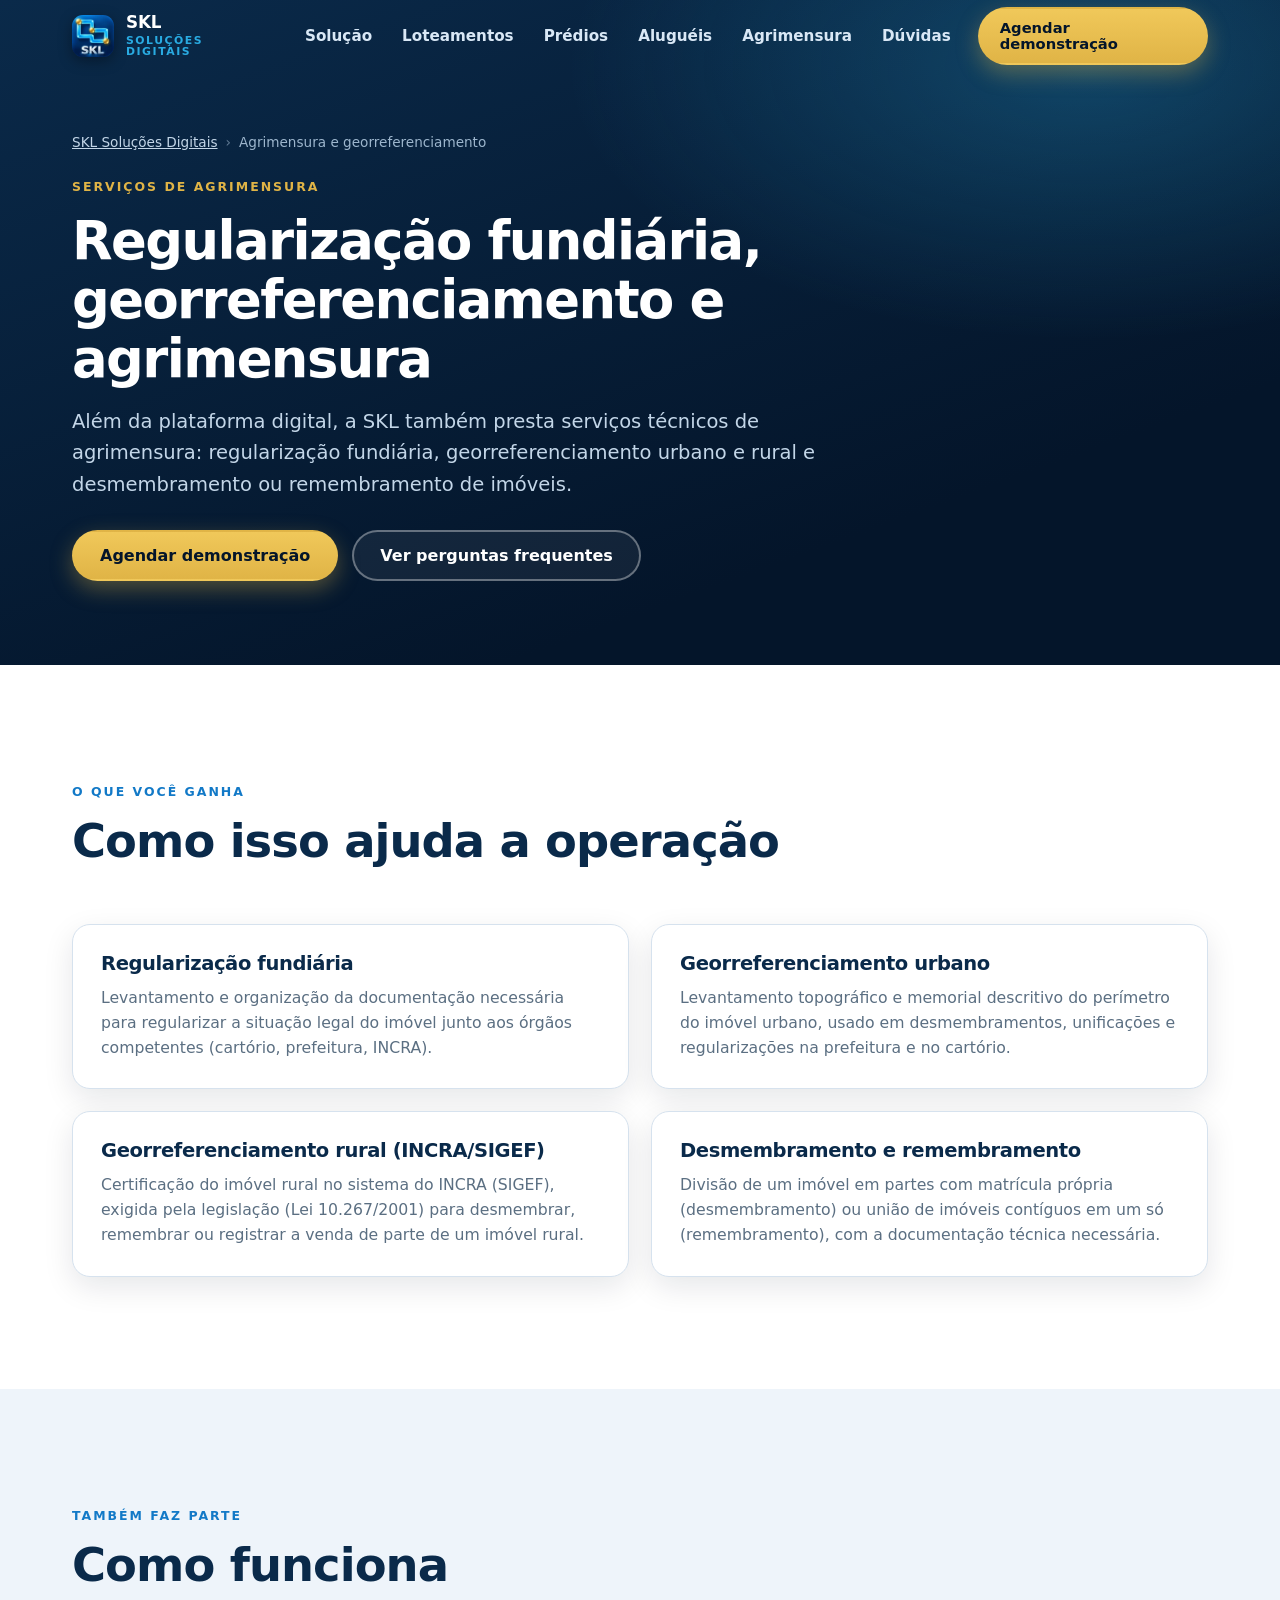
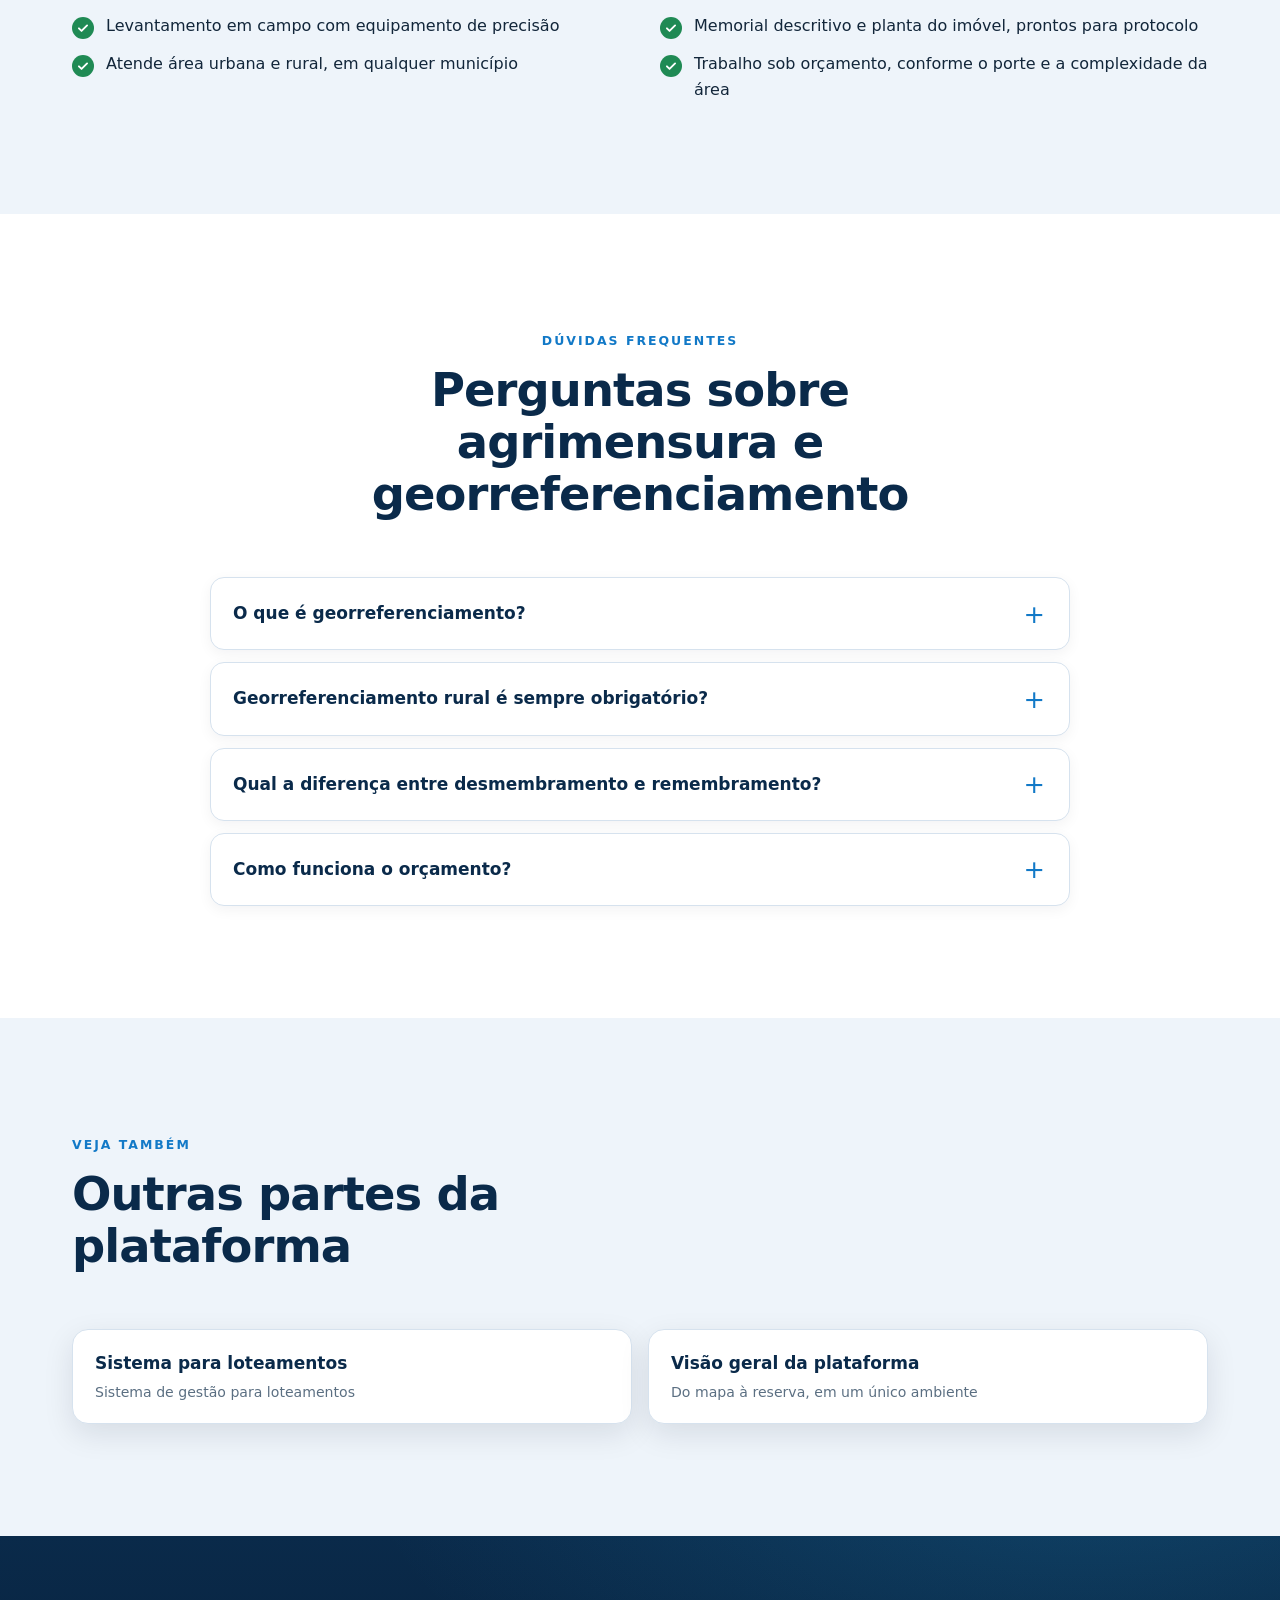
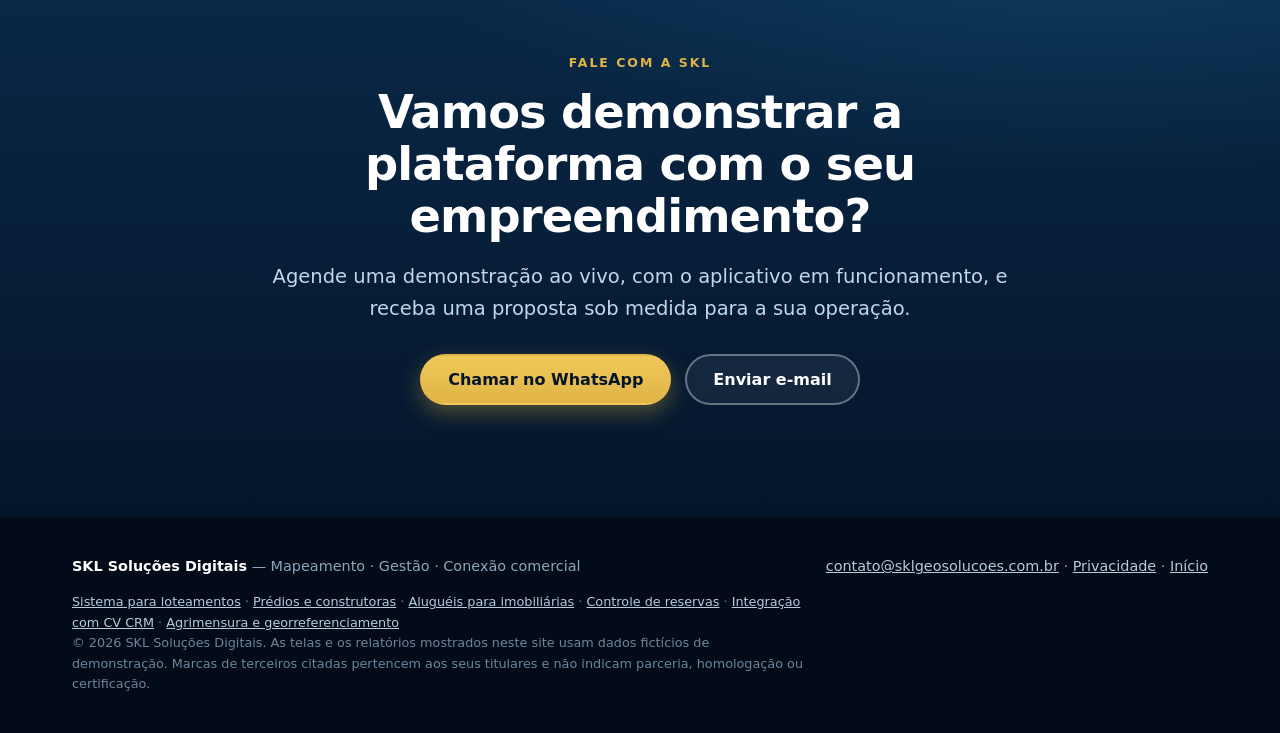
<file: regularizacao-fundiaria-e-georreferenciamento.html>
<!doctype html>
<html lang="pt-BR">
<head>
<meta charset="utf-8">
<meta name="viewport" content="width=device-width, initial-scale=1">
<title>Regularização fundiária e georreferenciamento — SKL</title>
<meta name="description" content="Serviços de agrimensura: regularização fundiária, georreferenciamento urbano e rural (INCRA/SIGEF), desmembramento e remembramento de imóveis.">
<meta name="theme-color" content="#04152a">
<link rel="canonical" href="https://sklgeosolucoes.com.br/regularizacao-fundiaria-e-georreferenciamento.html">
<link rel="icon" type="image/png" sizes="32x32" href="assets/favicon-32.png">
<link rel="apple-touch-icon" href="assets/apple-touch-icon.png">
<meta property="og:type" content="website">
<meta property="og:locale" content="pt_BR">
<meta property="og:site_name" content="SKL Soluções Digitais">
<meta property="og:title" content="Regularização fundiária e georreferenciamento — SKL">
<meta property="og:description" content="Serviços de agrimensura: regularização fundiária, georreferenciamento urbano e rural (INCRA/SIGEF), desmembramento e remembramento de imóveis.">
<meta property="og:url" content="https://sklgeosolucoes.com.br/regularizacao-fundiaria-e-georreferenciamento.html">
<meta property="og:image" content="https://sklgeosolucoes.com.br/assets/og-image.jpg">
<meta name="twitter:card" content="summary_large_image">
<script>document.documentElement.className += ' js';</script>
<link rel="stylesheet" href="style.css">
<script type="application/ld+json">{"@context":"https://schema.org","@type":"BreadcrumbList","itemListElement":[{"@type":"ListItem","position":1,"name":"SKL Soluções Digitais","item":"https://sklgeosolucoes.com.br/"},{"@type":"ListItem","position":2,"name":"Agrimensura e georreferenciamento","item":"https://sklgeosolucoes.com.br/regularizacao-fundiaria-e-georreferenciamento.html"}]}</script>
<script type="application/ld+json">{"@context":"https://schema.org","@type":"FAQPage","mainEntity":[{"@type":"Question","name":"O que é georreferenciamento?","acceptedAnswer":{"@type":"Answer","text":"É o levantamento das coordenadas geográficas precisas dos limites de um imóvel, usado para identificar e registrar a área com exatidão junto aos órgãos competentes. Imóveis rurais têm regras próprias, certificadas pelo INCRA no sistema SIGEF."}},{"@type":"Question","name":"Georreferenciamento rural é sempre obrigatório?","acceptedAnswer":{"@type":"Answer","text":"Para desmembrar, remembrar ou registrar a venda de parte de um imóvel rural, a legislação (Lei 10.267/2001) exige a certificação do INCRA. Fora dessas situações, depende do caso — avaliamos com você antes de orçar."}},{"@type":"Question","name":"Qual a diferença entre desmembramento e remembramento?","acceptedAnswer":{"@type":"Answer","text":"Desmembramento divide um imóvel em duas ou mais partes, cada uma com matrícula própria. Remembramento une dois ou mais imóveis contíguos em um só, com matrícula unificada."}},{"@type":"Question","name":"Como funciona o orçamento?","acceptedAnswer":{"@type":"Answer","text":"Depende do porte, da localização e da complexidade da área. Envie os dados pelo WhatsApp ou e-mail e retornamos com uma proposta."}}]}</script>
</head>
<body>
<a class="skip" href="#conteudo">Ir para o conteúdo</a>

<header class="site-header" id="topo">
  <div class="wrap nav">
    <a class="brand" href="index.html" aria-label="SKL Soluções Digitais — início">
      <img src="assets/logo.webp" width="42" height="42" alt="">
      <span>SKL<small>Soluções Digitais</small></span>
    </a>
    <button class="burger" type="button" aria-label="Abrir menu" aria-expanded="false" aria-controls="menu"><span></span></button>
    <nav class="menu" id="menu" aria-label="Principal">
      <a href="index.html#solucao">Solução</a>
      <a href="sistema-para-loteamentos.html">Loteamentos</a>
      <a href="sistema-para-predios-e-construtoras.html">Prédios</a>
      <a href="sistema-de-alugueis-para-imobiliarias.html">Aluguéis</a>
      <a href="regularizacao-fundiaria-e-georreferenciamento.html">Agrimensura</a>
      <a href="index.html#faq">Dúvidas</a>
      <a class="btn btn--primary btn--sm" href="index.html#contato">Agendar demonstração</a>
    </nav>
  </div>
</header>

<main id="conteudo">
<section class="page-hero">
  <div class="wrap">
    <p class="crumbs"><a href="index.html">SKL Soluções Digitais</a><span>›</span>Agrimensura e georreferenciamento</p>
    <span class="eyebrow">Serviços de agrimensura</span>
    <h1>Regularização fundiária, georreferenciamento e agrimensura</h1>
    <p class="lead">Além da plataforma digital, a SKL também presta serviços técnicos de agrimensura: regularização fundiária, georreferenciamento urbano e rural e desmembramento ou remembramento de imóveis.</p>
    <div class="cta-row" style="margin-top:30px">
      <a class="btn btn--primary" href="https://wa.me/5566996121567?text=Ol%C3%A1!%20Quero%20agendar%20uma%20demonstra%C3%A7%C3%A3o%20da%20plataforma%20SKL." target="_blank" rel="noopener">Agendar demonstração</a>
      <a class="btn btn--ghost" href="#perguntas">Ver perguntas frequentes</a>
    </div>
  </div>
</section>

<section class="section">
  <div class="wrap">
    <div class="head"><span class="eyebrow">O que você ganha</span><h2>Como isso ajuda a operação</h2></div>
    <div class="grid grid--2">
      <article class="card reveal"><h3>Regularização fundiária</h3><p>Levantamento e organização da documentação necessária para regularizar a situação legal do imóvel junto aos órgãos competentes (cartório, prefeitura, INCRA).</p></article>
      <article class="card reveal"><h3>Georreferenciamento urbano</h3><p>Levantamento topográfico e memorial descritivo do perímetro do imóvel urbano, usado em desmembramentos, unificações e regularizações na prefeitura e no cartório.</p></article>
      <article class="card reveal"><h3>Georreferenciamento rural (INCRA/SIGEF)</h3><p>Certificação do imóvel rural no sistema do INCRA (SIGEF), exigida pela legislação (Lei 10.267/2001) para desmembrar, remembrar ou registrar a venda de parte de um imóvel rural.</p></article>
      <article class="card reveal"><h3>Desmembramento e remembramento</h3><p>Divisão de um imóvel em partes com matrícula própria (desmembramento) ou união de imóveis contíguos em um só (remembramento), com a documentação técnica necessária.</p></article>
    </div>
  </div>
</section>

<section class="section section--soft">
  <div class="wrap">
    <div>
      <span class="eyebrow">Também faz parte</span>
      <h2>Como funciona</h2>
      <ul class="checks grid grid--2" style="gap:12px 40px">
        <li>Levantamento em campo com equipamento de precisão</li>
        <li>Memorial descritivo e planta do imóvel, prontos para protocolo</li>
        <li>Atende área urbana e rural, em qualquer município</li>
        <li>Trabalho sob orçamento, conforme o porte e a complexidade da área</li>
      </ul>
      
    </div>
    
  </div>
</section>

<section class="section" id="perguntas">
  <div class="wrap">
    <div class="head head--center"><span class="eyebrow">Dúvidas frequentes</span><h2>Perguntas sobre agrimensura e georreferenciamento</h2></div>
    <div class="faq">
      <details><summary>O que é georreferenciamento?</summary><p>É o levantamento das coordenadas geográficas precisas dos limites de um imóvel, usado para identificar e registrar a área com exatidão junto aos órgãos competentes. Imóveis rurais têm regras próprias, certificadas pelo INCRA no sistema SIGEF.</p></details>
      <details><summary>Georreferenciamento rural é sempre obrigatório?</summary><p>Para desmembrar, remembrar ou registrar a venda de parte de um imóvel rural, a legislação (Lei 10.267/2001) exige a certificação do INCRA. Fora dessas situações, depende do caso — avaliamos com você antes de orçar.</p></details>
      <details><summary>Qual a diferença entre desmembramento e remembramento?</summary><p>Desmembramento divide um imóvel em duas ou mais partes, cada uma com matrícula própria. Remembramento une dois ou mais imóveis contíguos em um só, com matrícula unificada.</p></details>
      <details><summary>Como funciona o orçamento?</summary><p>Depende do porte, da localização e da complexidade da área. Envie os dados pelo WhatsApp ou e-mail e retornamos com uma proposta.</p></details>
    </div>
  </div>
</section>

<section class="section section--soft">
  <div class="wrap">
    <div class="head"><span class="eyebrow">Veja também</span><h2>Outras partes da plataforma</h2></div>
    <div class="related">
      <a href="sistema-para-loteamentos.html">Sistema para loteamentos<small>Sistema de gestão para loteamentos</small></a>
      <a href="index.html">Visão geral da plataforma<small>Do mapa à reserva, em um único ambiente</small></a>
    </div>
  </div>
</section>

<section class="section section--dark contact">
  <div class="wrap">
    <span class="eyebrow">Fale com a SKL</span>
    <h2>Vamos demonstrar a plataforma com o seu empreendimento?</h2>
    <p class="lead">Agende uma demonstração ao vivo, com o aplicativo em funcionamento, e receba uma proposta sob medida para a sua operação.</p>
    <div class="cta-row">
      <a class="btn btn--primary" href="https://wa.me/5566996121567?text=Ol%C3%A1!%20Quero%20agendar%20uma%20demonstra%C3%A7%C3%A3o%20da%20plataforma%20SKL." target="_blank" rel="noopener">Chamar no WhatsApp</a>
      <a class="btn btn--ghost" href="mailto:contato@sklgeosolucoes.com.br?subject=Demonstra%C3%A7%C3%A3o%20da%20plataforma%20SKL">Enviar e-mail</a>
    </div>
  </div>
</section>
</main>

<footer class="site-footer">
  <div class="wrap">
    <div class="footer-row">
      <p><b style="color:#fff">SKL Soluções Digitais</b> — Mapeamento · Gestão · Conexão comercial</p>
      <p><a href="mailto:contato@sklgeosolucoes.com.br">contato@sklgeosolucoes.com.br</a> · <a href="privacidade.html">Privacidade</a> · <a href="index.html">Início</a></p>
    </div>
    <p class="fine" style="margin-top:14px"><a href="sistema-para-loteamentos.html">Sistema para loteamentos</a> · <a href="sistema-para-predios-e-construtoras.html">Prédios e construtoras</a> · <a href="sistema-de-alugueis-para-imobiliarias.html">Aluguéis para imobiliárias</a> · <a href="controle-de-reservas-de-lotes-e-unidades.html">Controle de reservas</a> · <a href="integracao-cv-crm.html">Integração com CV CRM</a> · <a href="regularizacao-fundiaria-e-georreferenciamento.html">Agrimensura e georreferenciamento</a></p>
    <p class="fine">© 2026 SKL Soluções Digitais. As telas e os relatórios mostrados neste site usam dados fictícios de demonstração. Marcas de terceiros citadas pertencem aos seus titulares e não indicam parceria, homologação ou certificação.</p>
  </div>
</footer>
<a class="wa-float btn btn--primary btn--sm" href="https://wa.me/5566996121567?text=Ol%C3%A1!%20Quero%20saber%20mais%20sobre%20a%20plataforma%20SKL." target="_blank" rel="noopener" aria-label="Falar no WhatsApp">WhatsApp</a>
<script src="site.js" defer></script>
</body>
</html>
</file>
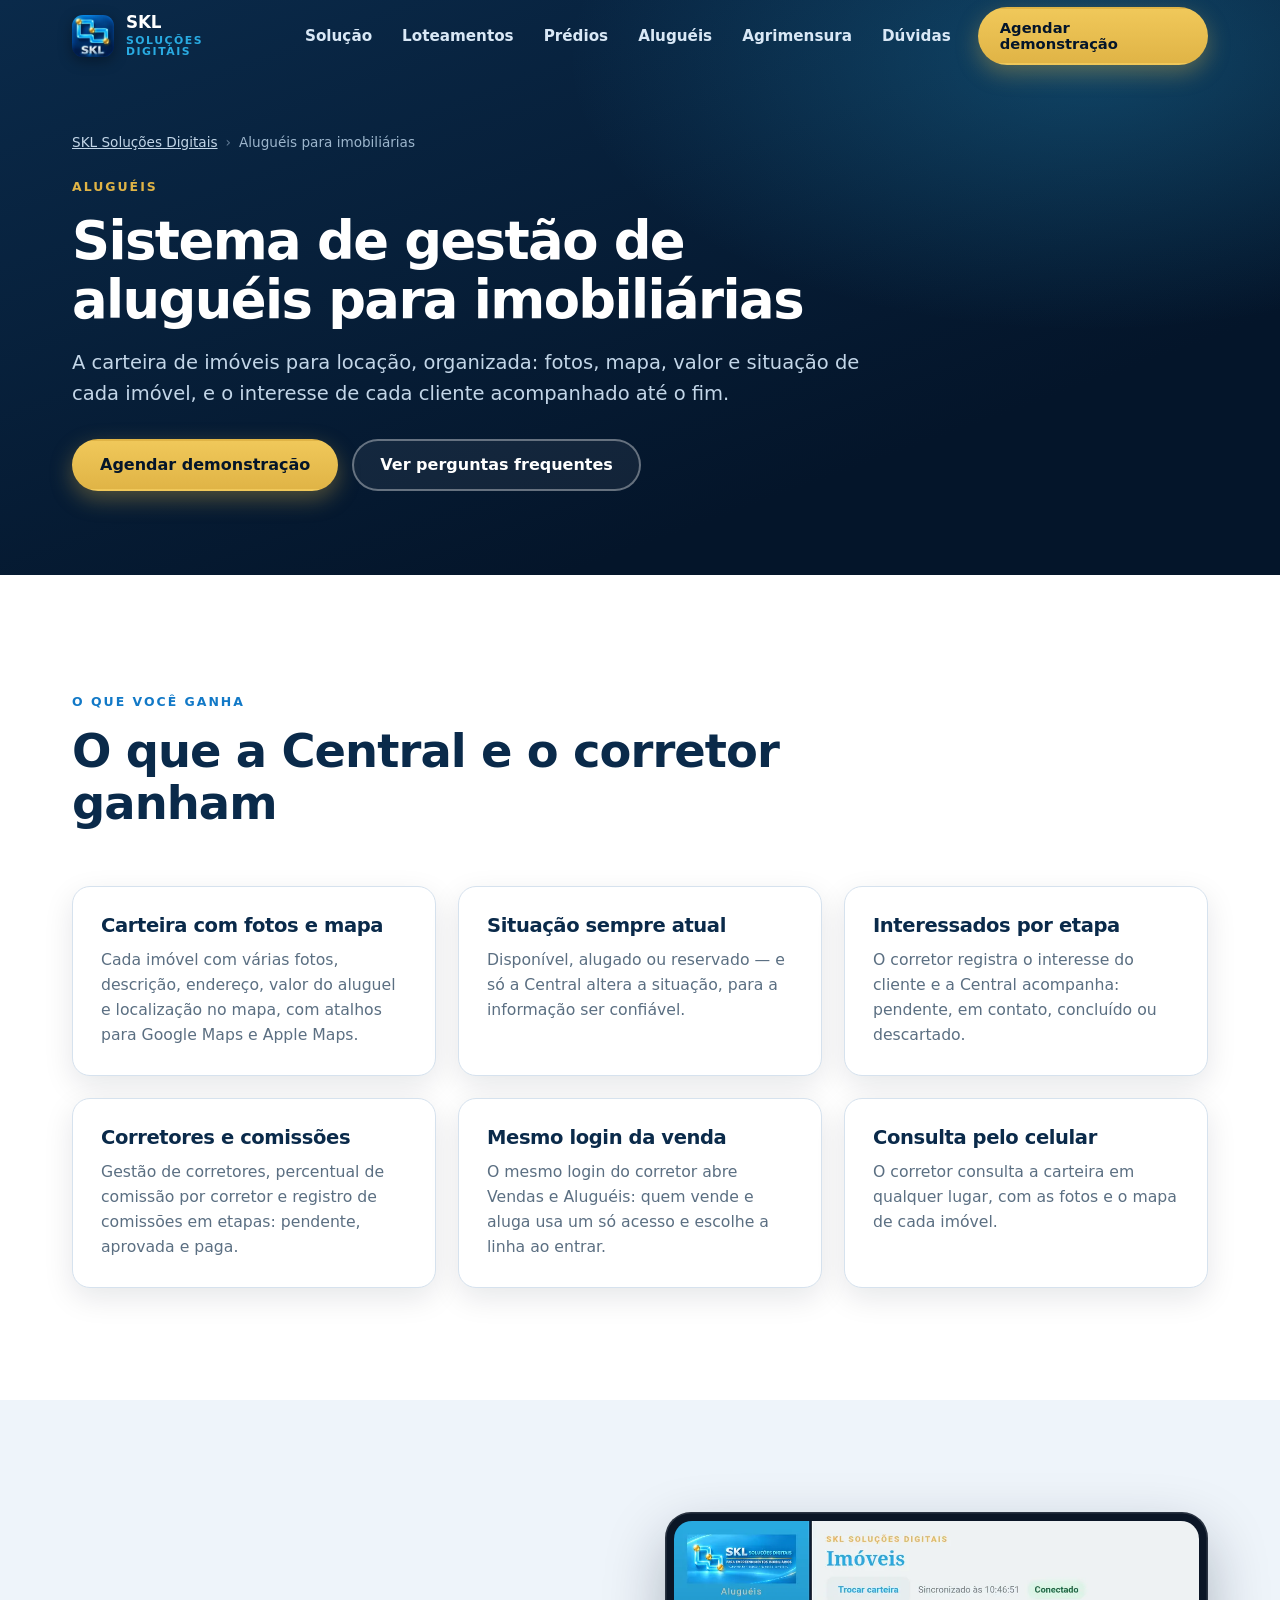
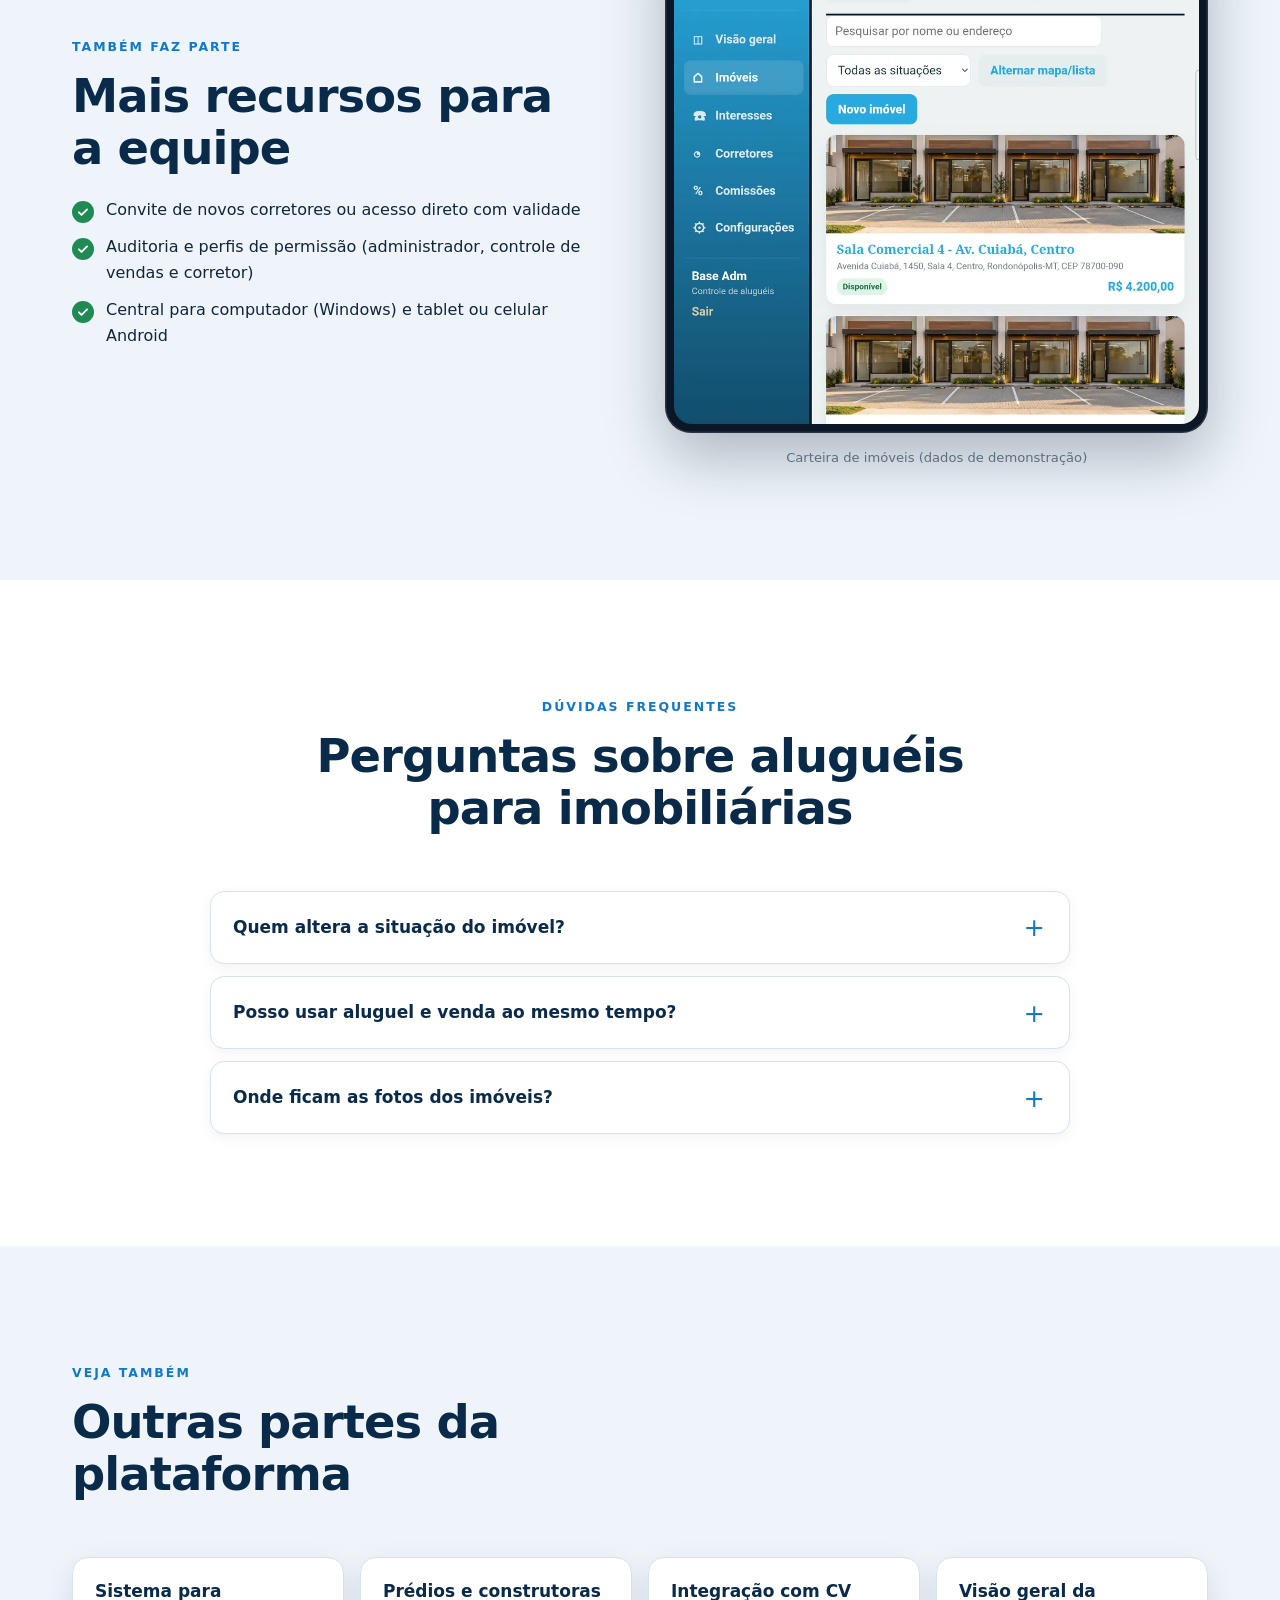
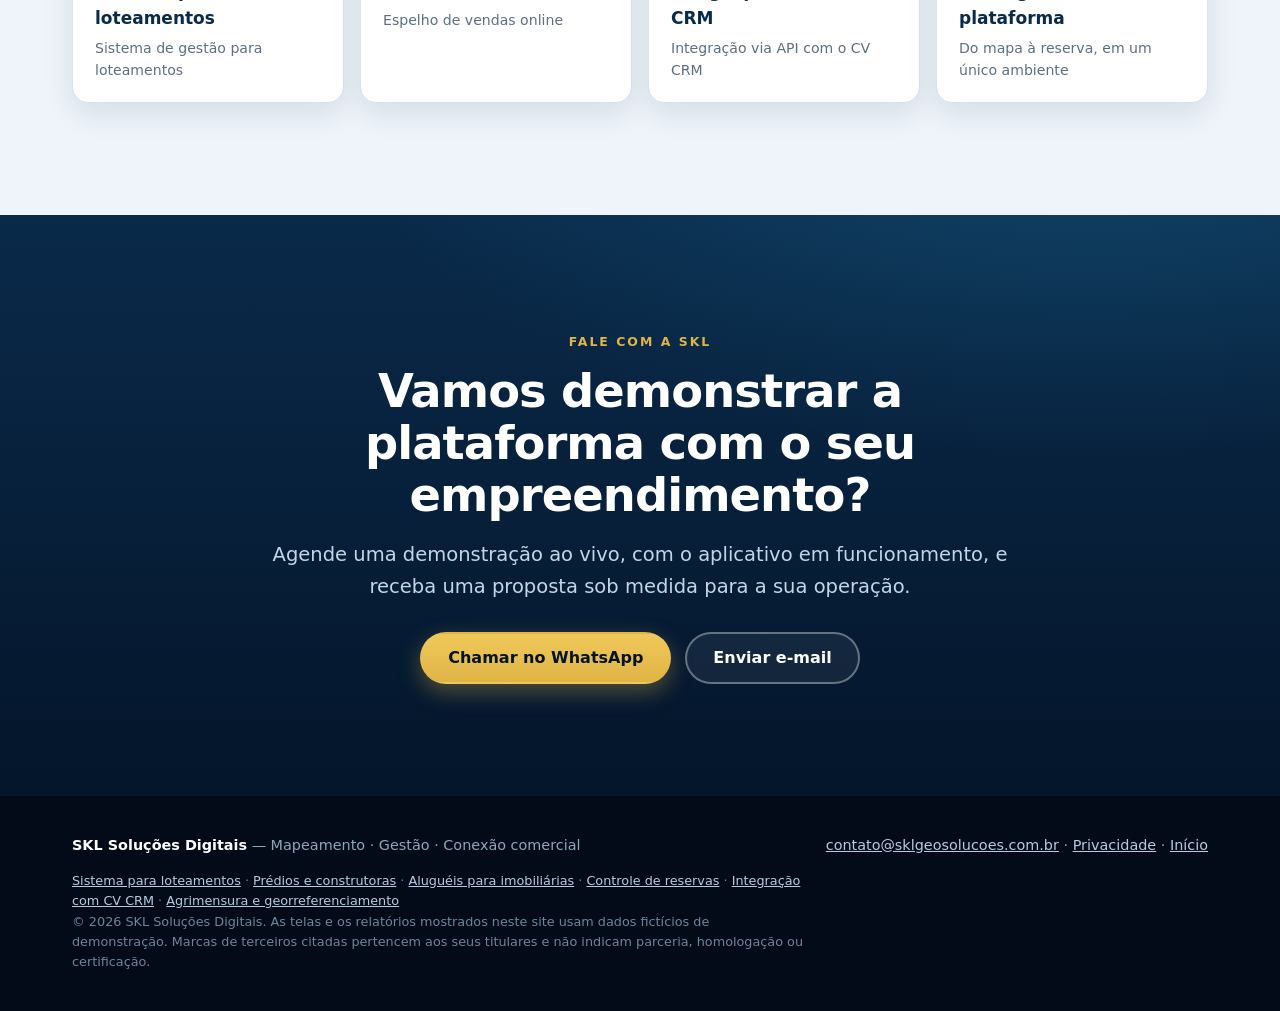
<file: sistema-de-alugueis-para-imobiliarias.html>
<!doctype html>
<html lang="pt-BR">
<head>
<meta charset="utf-8">
<meta name="viewport" content="width=device-width, initial-scale=1">
<title>Sistema de gestão de aluguéis para imobiliárias — SKL</title>
<meta name="description" content="Central de aluguéis para imobiliárias: carteira de imóveis com fotos e mapa, valor e situação, interessados por etapa, corretores e comissões no mesmo acesso.">
<meta name="theme-color" content="#04152a">
<link rel="canonical" href="https://sklgeosolucoes.com.br/sistema-de-alugueis-para-imobiliarias.html">
<link rel="icon" type="image/png" sizes="32x32" href="assets/favicon-32.png">
<link rel="apple-touch-icon" href="assets/apple-touch-icon.png">
<meta property="og:type" content="website">
<meta property="og:locale" content="pt_BR">
<meta property="og:site_name" content="SKL Soluções Digitais">
<meta property="og:title" content="Sistema de gestão de aluguéis para imobiliárias — SKL">
<meta property="og:description" content="Central de aluguéis para imobiliárias: carteira de imóveis com fotos e mapa, valor e situação, interessados por etapa, corretores e comissões no mesmo acesso.">
<meta property="og:url" content="https://sklgeosolucoes.com.br/sistema-de-alugueis-para-imobiliarias.html">
<meta property="og:image" content="https://sklgeosolucoes.com.br/assets/og-image.jpg">
<meta name="twitter:card" content="summary_large_image">
<script>document.documentElement.className += ' js';</script>
<link rel="stylesheet" href="style.css">
<script type="application/ld+json">{"@context":"https://schema.org","@type":"BreadcrumbList","itemListElement":[{"@type":"ListItem","position":1,"name":"SKL Soluções Digitais","item":"https://sklgeosolucoes.com.br/"},{"@type":"ListItem","position":2,"name":"Aluguéis para imobiliárias","item":"https://sklgeosolucoes.com.br/sistema-de-alugueis-para-imobiliarias.html"}]}</script>
<script type="application/ld+json">{"@context":"https://schema.org","@type":"FAQPage","mainEntity":[{"@type":"Question","name":"Quem altera a situação do imóvel?","acceptedAnswer":{"@type":"Answer","text":"Somente a Central (administrador ou controle de vendas). O corretor consulta tudo e registra o interesse do cliente."}},{"@type":"Question","name":"Posso usar aluguel e venda ao mesmo tempo?","acceptedAnswer":{"@type":"Answer","text":"Sim. O mesmo login do corretor abre as duas linhas, Vendas e Aluguéis, e ele escolhe ao entrar, trocando quando quiser."}},{"@type":"Question","name":"Onde ficam as fotos dos imóveis?","acceptedAnswer":{"@type":"Answer","text":"Em armazenamento privado na nuvem, exibidas apenas para os usuários autorizados da carteira."}}]}</script>
</head>
<body>
<a class="skip" href="#conteudo">Ir para o conteúdo</a>

<header class="site-header" id="topo">
  <div class="wrap nav">
    <a class="brand" href="index.html" aria-label="SKL Soluções Digitais — início">
      <img src="assets/logo.webp" width="42" height="42" alt="">
      <span>SKL<small>Soluções Digitais</small></span>
    </a>
    <button class="burger" type="button" aria-label="Abrir menu" aria-expanded="false" aria-controls="menu"><span></span></button>
    <nav class="menu" id="menu" aria-label="Principal">
      <a href="index.html#solucao">Solução</a>
      <a href="sistema-para-loteamentos.html">Loteamentos</a>
      <a href="sistema-para-predios-e-construtoras.html">Prédios</a>
      <a href="sistema-de-alugueis-para-imobiliarias.html">Aluguéis</a>
      <a href="regularizacao-fundiaria-e-georreferenciamento.html">Agrimensura</a>
      <a href="index.html#faq">Dúvidas</a>
      <a class="btn btn--primary btn--sm" href="index.html#contato">Agendar demonstração</a>
    </nav>
  </div>
</header>

<main id="conteudo">
<section class="page-hero">
  <div class="wrap">
    <p class="crumbs"><a href="index.html">SKL Soluções Digitais</a><span>›</span>Aluguéis para imobiliárias</p>
    <span class="eyebrow">Aluguéis</span>
    <h1>Sistema de gestão de aluguéis para imobiliárias</h1>
    <p class="lead">A carteira de imóveis para locação, organizada: fotos, mapa, valor e situação de cada imóvel, e o interesse de cada cliente acompanhado até o fim.</p>
    <div class="cta-row" style="margin-top:30px">
      <a class="btn btn--primary" href="https://wa.me/5566996121567?text=Ol%C3%A1!%20Quero%20agendar%20uma%20demonstra%C3%A7%C3%A3o%20da%20plataforma%20SKL." target="_blank" rel="noopener">Agendar demonstração</a>
      <a class="btn btn--ghost" href="#perguntas">Ver perguntas frequentes</a>
    </div>
  </div>
</section>

<section class="section">
  <div class="wrap">
    <div class="head"><span class="eyebrow">O que você ganha</span><h2>O que a Central e o corretor ganham</h2></div>
    <div class="grid grid--3">
      <article class="card reveal"><h3>Carteira com fotos e mapa</h3><p>Cada imóvel com várias fotos, descrição, endereço, valor do aluguel e localização no mapa, com atalhos para Google Maps e Apple Maps.</p></article>
      <article class="card reveal"><h3>Situação sempre atual</h3><p>Disponível, alugado ou reservado — e só a Central altera a situação, para a informação ser confiável.</p></article>
      <article class="card reveal"><h3>Interessados por etapa</h3><p>O corretor registra o interesse do cliente e a Central acompanha: pendente, em contato, concluído ou descartado.</p></article>
      <article class="card reveal"><h3>Corretores e comissões</h3><p>Gestão de corretores, percentual de comissão por corretor e registro de comissões em etapas: pendente, aprovada e paga.</p></article>
      <article class="card reveal"><h3>Mesmo login da venda</h3><p>O mesmo login do corretor abre Vendas e Aluguéis: quem vende e aluga usa um só acesso e escolhe a linha ao entrar.</p></article>
      <article class="card reveal"><h3>Consulta pelo celular</h3><p>O corretor consulta a carteira em qualquer lugar, com as fotos e o mapa de cada imóvel.</p></article>
    </div>
  </div>
</section>

<section class="section section--soft">
  <div class="wrap split">
    <div>
      <span class="eyebrow">Também faz parte</span>
      <h2>Mais recursos para a equipe</h2>
      <ul class="checks">
        <li>Convite de novos corretores ou acesso direto com validade</li>
        <li>Auditoria e perfis de permissão (administrador, controle de vendas e corretor)</li>
        <li>Central para computador (Windows) e tablet ou celular Android</li>
      </ul>
      
    </div>
    <div class="split-media reveal">
      <div class="shots">
        <figure class="shot shot--tablet"><div class="device"><img src="assets/central-alugueis.webp" width="1000" height="958" loading="lazy" decoding="async" alt="Central de Aluguéis: carteira de imóveis com foto, endereço, situação e valor do aluguel"></div><figcaption>Carteira de imóveis (dados de demonstração)</figcaption></figure>
      </div>
    </div>
  </div>
</section>

<section class="section" id="perguntas">
  <div class="wrap">
    <div class="head head--center"><span class="eyebrow">Dúvidas frequentes</span><h2>Perguntas sobre aluguéis para imobiliárias</h2></div>
    <div class="faq">
      <details><summary>Quem altera a situação do imóvel?</summary><p>Somente a Central (administrador ou controle de vendas). O corretor consulta tudo e registra o interesse do cliente.</p></details>
      <details><summary>Posso usar aluguel e venda ao mesmo tempo?</summary><p>Sim. O mesmo login do corretor abre as duas linhas, Vendas e Aluguéis, e ele escolhe ao entrar, trocando quando quiser.</p></details>
      <details><summary>Onde ficam as fotos dos imóveis?</summary><p>Em armazenamento privado na nuvem, exibidas apenas para os usuários autorizados da carteira.</p></details>
    </div>
  </div>
</section>

<section class="section section--soft">
  <div class="wrap">
    <div class="head"><span class="eyebrow">Veja também</span><h2>Outras partes da plataforma</h2></div>
    <div class="related">
      <a href="sistema-para-loteamentos.html">Sistema para loteamentos<small>Sistema de gestão para loteamentos</small></a>
      <a href="sistema-para-predios-e-construtoras.html">Prédios e construtoras<small>Espelho de vendas online</small></a>
      <a href="integracao-cv-crm.html">Integração com CV CRM<small>Integração via API com o CV CRM</small></a>
      <a href="index.html">Visão geral da plataforma<small>Do mapa à reserva, em um único ambiente</small></a>
    </div>
  </div>
</section>

<section class="section section--dark contact">
  <div class="wrap">
    <span class="eyebrow">Fale com a SKL</span>
    <h2>Vamos demonstrar a plataforma com o seu empreendimento?</h2>
    <p class="lead">Agende uma demonstração ao vivo, com o aplicativo em funcionamento, e receba uma proposta sob medida para a sua operação.</p>
    <div class="cta-row">
      <a class="btn btn--primary" href="https://wa.me/5566996121567?text=Ol%C3%A1!%20Quero%20agendar%20uma%20demonstra%C3%A7%C3%A3o%20da%20plataforma%20SKL." target="_blank" rel="noopener">Chamar no WhatsApp</a>
      <a class="btn btn--ghost" href="mailto:contato@sklgeosolucoes.com.br?subject=Demonstra%C3%A7%C3%A3o%20da%20plataforma%20SKL">Enviar e-mail</a>
    </div>
  </div>
</section>
</main>

<footer class="site-footer">
  <div class="wrap">
    <div class="footer-row">
      <p><b style="color:#fff">SKL Soluções Digitais</b> — Mapeamento · Gestão · Conexão comercial</p>
      <p><a href="mailto:contato@sklgeosolucoes.com.br">contato@sklgeosolucoes.com.br</a> · <a href="privacidade.html">Privacidade</a> · <a href="index.html">Início</a></p>
    </div>
    <p class="fine" style="margin-top:14px"><a href="sistema-para-loteamentos.html">Sistema para loteamentos</a> · <a href="sistema-para-predios-e-construtoras.html">Prédios e construtoras</a> · <a href="sistema-de-alugueis-para-imobiliarias.html">Aluguéis para imobiliárias</a> · <a href="controle-de-reservas-de-lotes-e-unidades.html">Controle de reservas</a> · <a href="integracao-cv-crm.html">Integração com CV CRM</a> · <a href="regularizacao-fundiaria-e-georreferenciamento.html">Agrimensura e georreferenciamento</a></p>
    <p class="fine">© 2026 SKL Soluções Digitais. As telas e os relatórios mostrados neste site usam dados fictícios de demonstração. Marcas de terceiros citadas pertencem aos seus titulares e não indicam parceria, homologação ou certificação.</p>
  </div>
</footer>
<a class="wa-float btn btn--primary btn--sm" href="https://wa.me/5566996121567?text=Ol%C3%A1!%20Quero%20saber%20mais%20sobre%20a%20plataforma%20SKL." target="_blank" rel="noopener" aria-label="Falar no WhatsApp">WhatsApp</a>
<script src="site.js" defer></script>
</body>
</html>
</file>
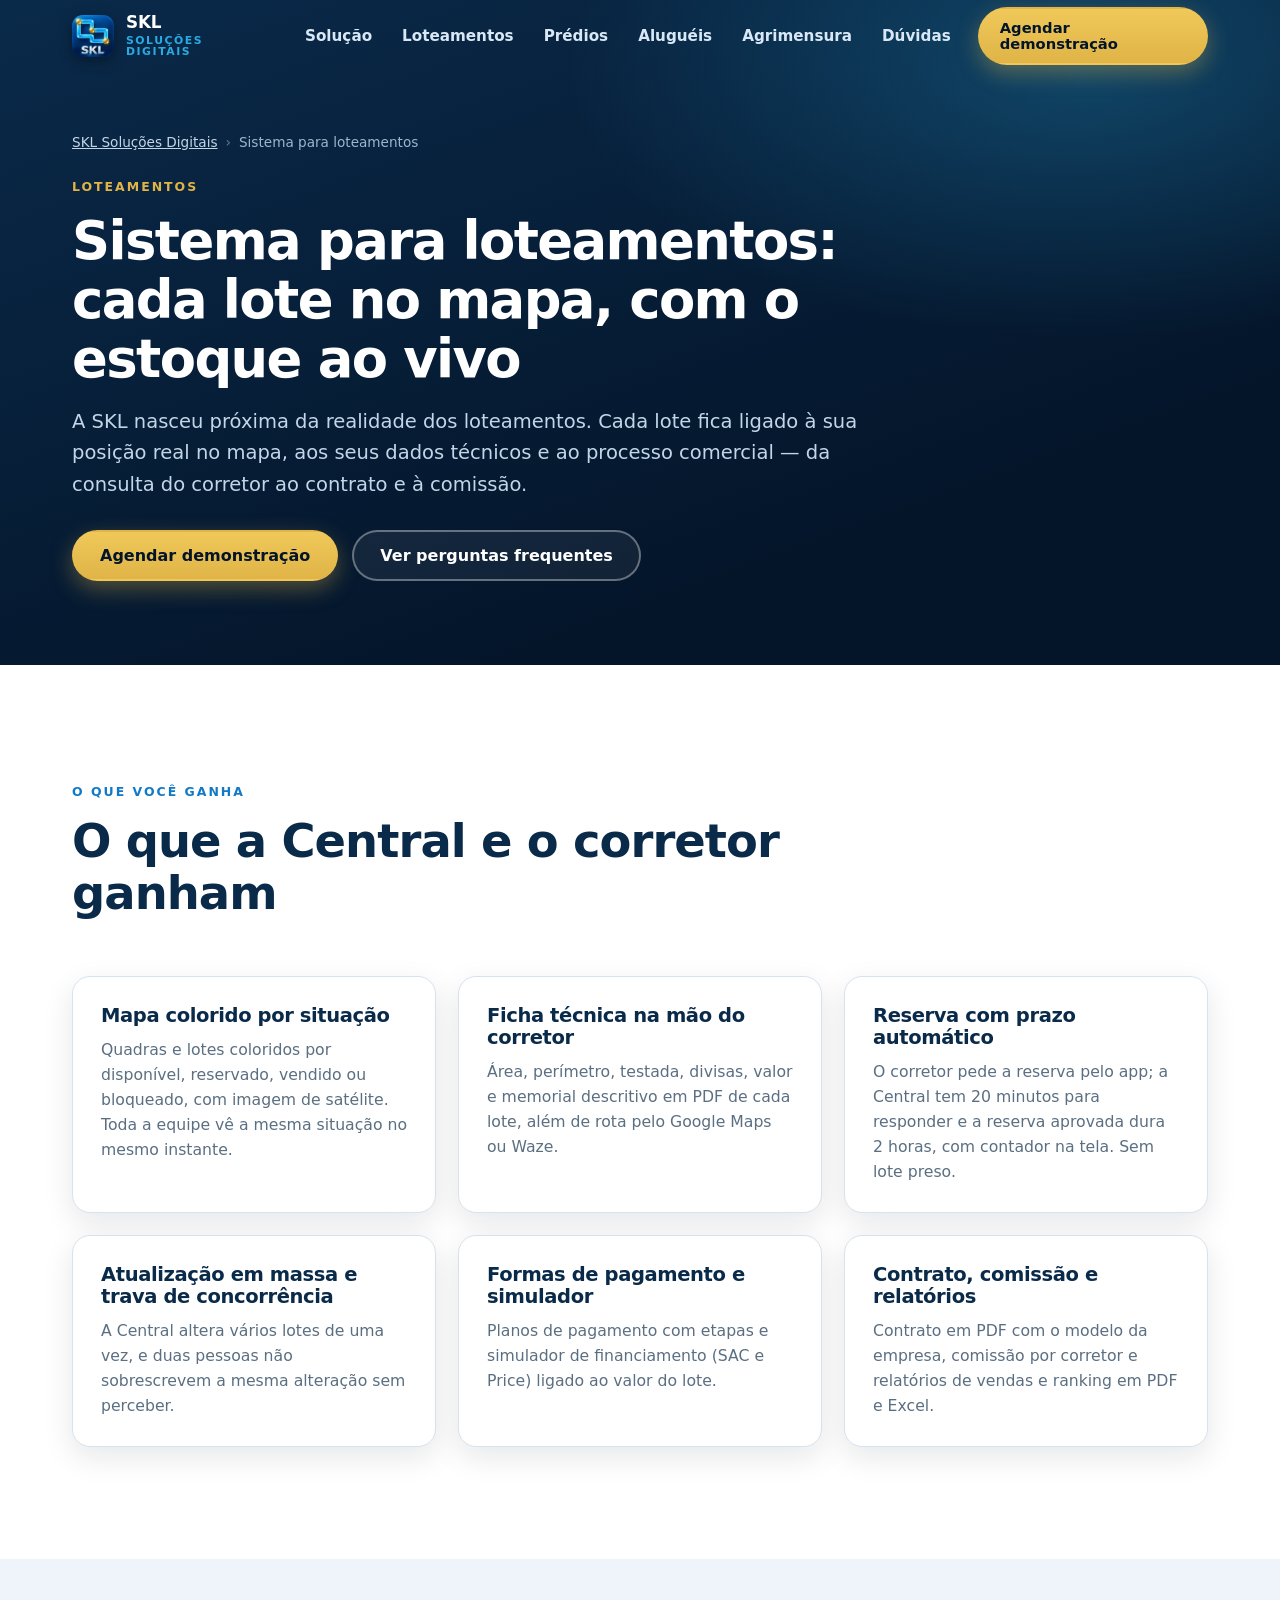
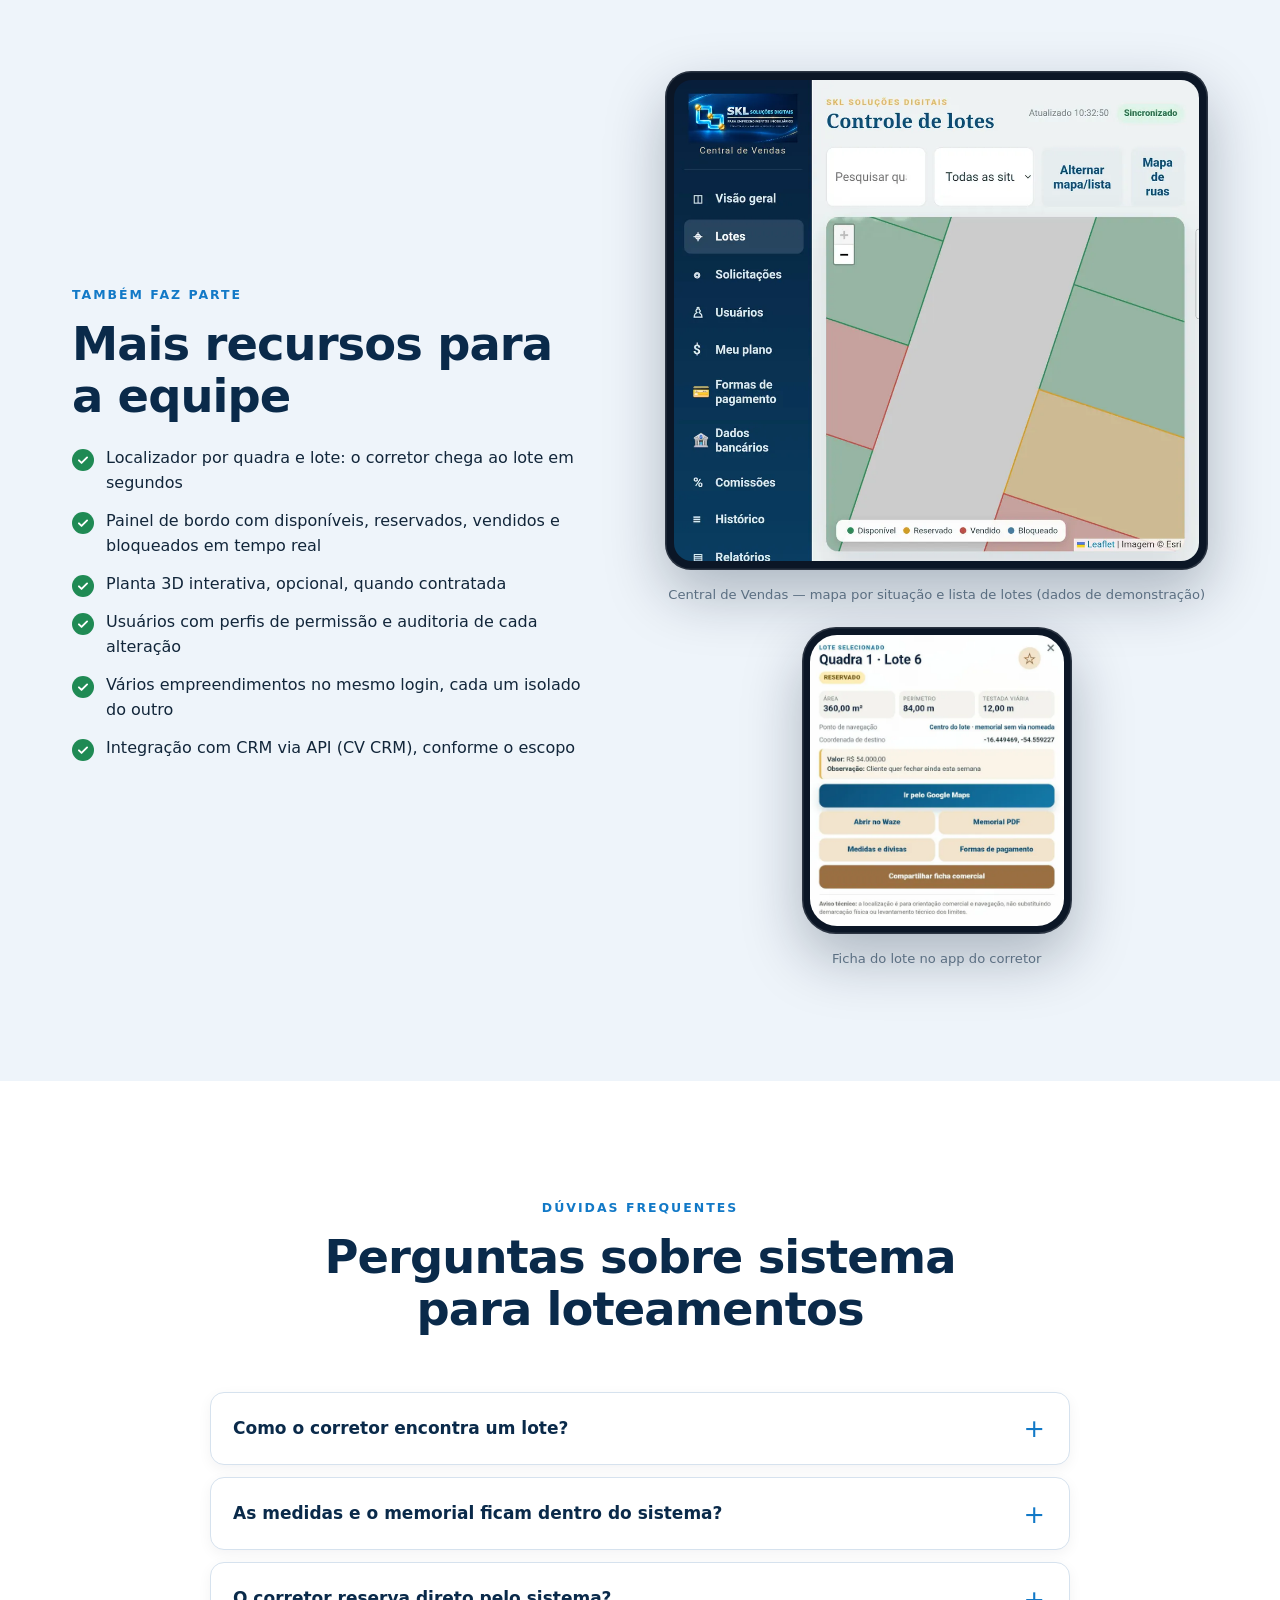
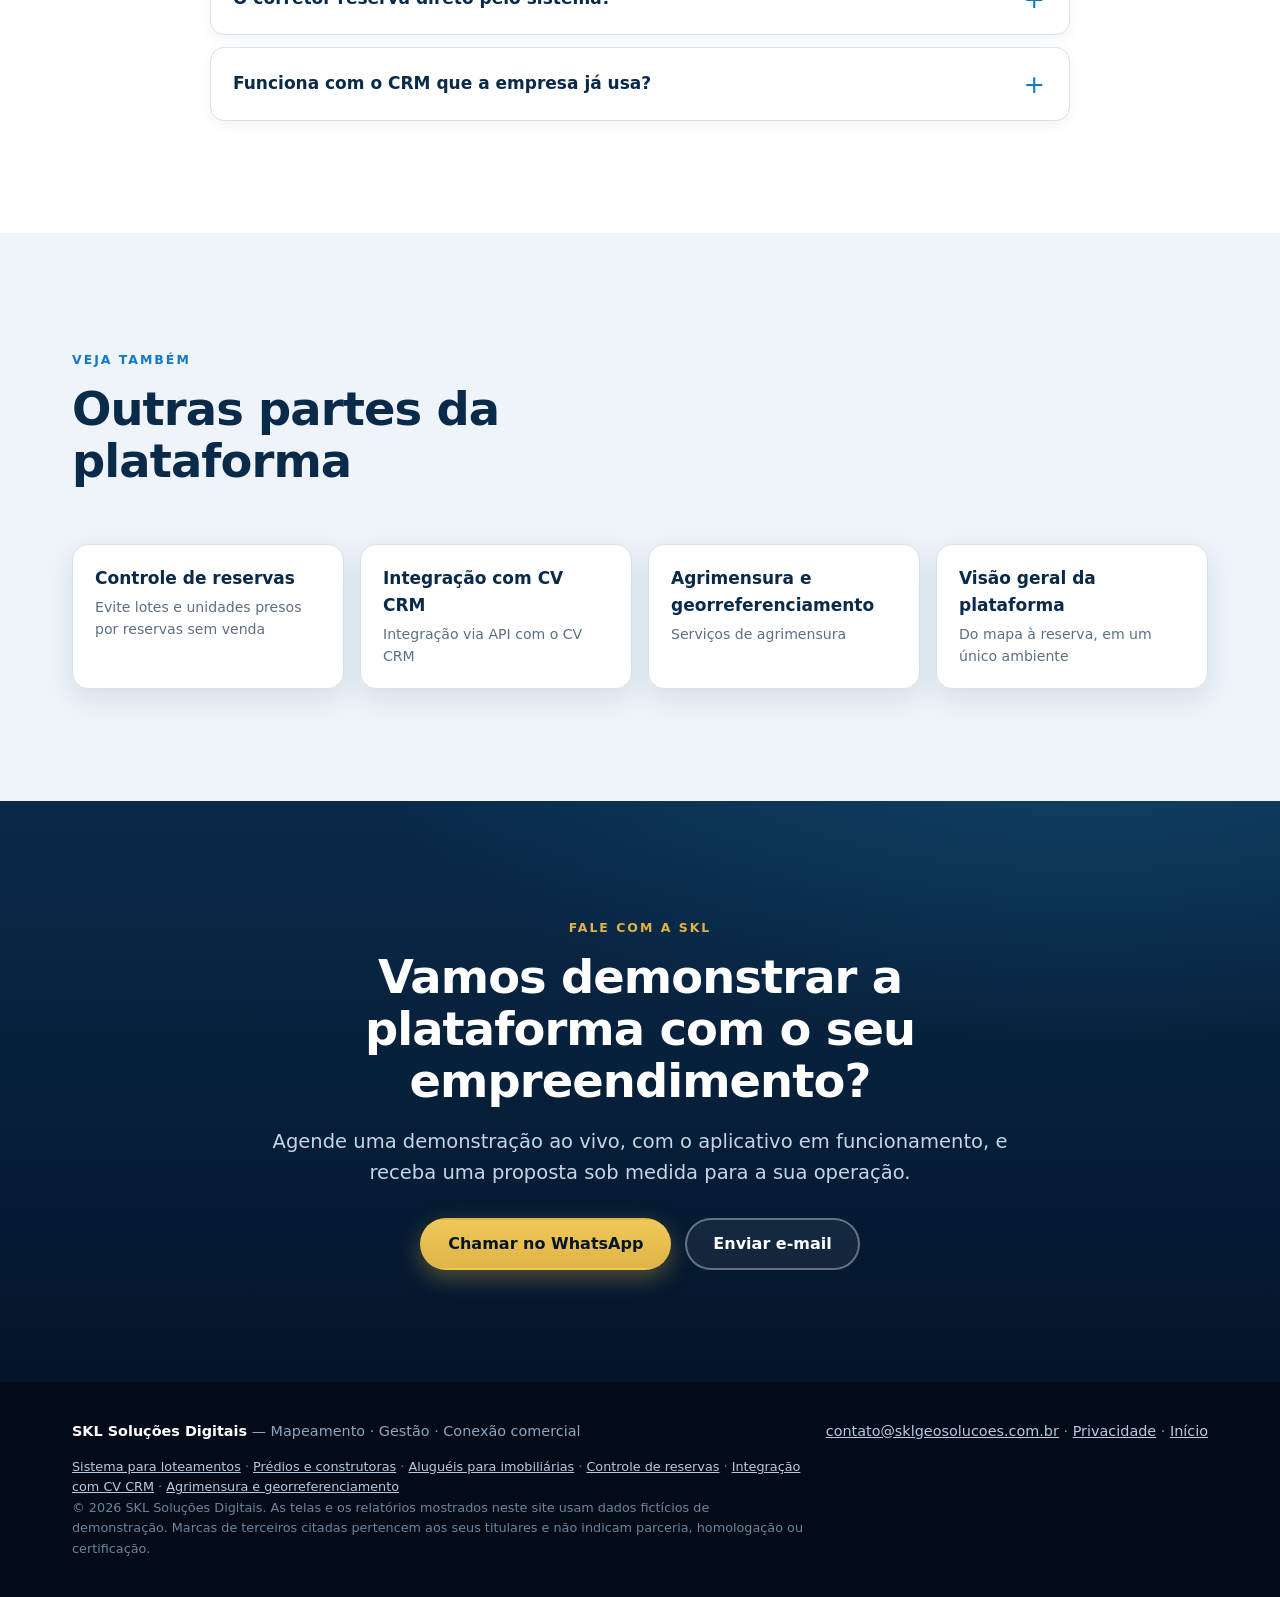
<file: sistema-para-loteamentos.html>
<!doctype html>
<html lang="pt-BR">
<head>
<meta charset="utf-8">
<meta name="viewport" content="width=device-width, initial-scale=1">
<title>Sistema para loteamentos: mapa de lotes e reservas ao vivo | SKL</title>
<meta name="description" content="Sistema de gestão para loteamentos: mapa interativo por situação, medidas e memorial de cada lote, reserva com prazo automático, simulador e comissões.">
<meta name="theme-color" content="#04152a">
<link rel="canonical" href="https://sklgeosolucoes.com.br/sistema-para-loteamentos.html">
<link rel="icon" type="image/png" sizes="32x32" href="assets/favicon-32.png">
<link rel="apple-touch-icon" href="assets/apple-touch-icon.png">
<meta property="og:type" content="website">
<meta property="og:locale" content="pt_BR">
<meta property="og:site_name" content="SKL Soluções Digitais">
<meta property="og:title" content="Sistema para loteamentos: mapa de lotes e reservas ao vivo | SKL">
<meta property="og:description" content="Sistema de gestão para loteamentos: mapa interativo por situação, medidas e memorial de cada lote, reserva com prazo automático, simulador e comissões.">
<meta property="og:url" content="https://sklgeosolucoes.com.br/sistema-para-loteamentos.html">
<meta property="og:image" content="https://sklgeosolucoes.com.br/assets/og-image.jpg">
<meta name="twitter:card" content="summary_large_image">
<script>document.documentElement.className += ' js';</script>
<link rel="stylesheet" href="style.css">
<script type="application/ld+json">{"@context":"https://schema.org","@type":"BreadcrumbList","itemListElement":[{"@type":"ListItem","position":1,"name":"SKL Soluções Digitais","item":"https://sklgeosolucoes.com.br/"},{"@type":"ListItem","position":2,"name":"Sistema para loteamentos","item":"https://sklgeosolucoes.com.br/sistema-para-loteamentos.html"}]}</script>
<script type="application/ld+json">{"@context":"https://schema.org","@type":"FAQPage","mainEntity":[{"@type":"Question","name":"Como o corretor encontra um lote?","acceptedAnswer":{"@type":"Answer","text":"Pelo mapa, com imagem de satélite, ou pelo localizador por quadra e lote. A ficha mostra área, valor, medidas, memorial e rota até o lote."}},{"@type":"Question","name":"As medidas e o memorial ficam dentro do sistema?","acceptedAnswer":{"@type":"Answer","text":"Sim. Área, perímetro, testada e divisas de cada lote e o memorial descritivo em PDF ficam na ficha do lote, acessível ao corretor no celular. Os dados são carregados na implantação."}},{"@type":"Question","name":"O corretor reserva direto pelo sistema?","acceptedAnswer":{"@type":"Answer","text":"Ele envia o pedido de reserva ou de indicação de venda pelo app e a Central aprova ou recusa. A situação do lote só muda pela Central, e todo pedido segue os prazos automáticos."}},{"@type":"Question","name":"Funciona com o CRM que a empresa já usa?","acceptedAnswer":{"@type":"Answer","text":"A integração já construída é com o CV CRM, via API; outros sistemas são avaliados caso a caso, conforme o fornecedor ofereça API. A SKL também funciona sozinha, com a base própria da plataforma."}}]}</script>
</head>
<body>
<a class="skip" href="#conteudo">Ir para o conteúdo</a>

<header class="site-header" id="topo">
  <div class="wrap nav">
    <a class="brand" href="index.html" aria-label="SKL Soluções Digitais — início">
      <img src="assets/logo.webp" width="42" height="42" alt="">
      <span>SKL<small>Soluções Digitais</small></span>
    </a>
    <button class="burger" type="button" aria-label="Abrir menu" aria-expanded="false" aria-controls="menu"><span></span></button>
    <nav class="menu" id="menu" aria-label="Principal">
      <a href="index.html#solucao">Solução</a>
      <a href="sistema-para-loteamentos.html">Loteamentos</a>
      <a href="sistema-para-predios-e-construtoras.html">Prédios</a>
      <a href="sistema-de-alugueis-para-imobiliarias.html">Aluguéis</a>
      <a href="regularizacao-fundiaria-e-georreferenciamento.html">Agrimensura</a>
      <a href="index.html#faq">Dúvidas</a>
      <a class="btn btn--primary btn--sm" href="index.html#contato">Agendar demonstração</a>
    </nav>
  </div>
</header>

<main id="conteudo">
<section class="page-hero">
  <div class="wrap">
    <p class="crumbs"><a href="index.html">SKL Soluções Digitais</a><span>›</span>Sistema para loteamentos</p>
    <span class="eyebrow">Loteamentos</span>
    <h1>Sistema para loteamentos: cada lote no mapa, com o estoque ao vivo</h1>
    <p class="lead">A SKL nasceu próxima da realidade dos loteamentos. Cada lote fica ligado à sua posição real no mapa, aos seus dados técnicos e ao processo comercial — da consulta do corretor ao contrato e à comissão.</p>
    <div class="cta-row" style="margin-top:30px">
      <a class="btn btn--primary" href="https://wa.me/5566996121567?text=Ol%C3%A1!%20Quero%20agendar%20uma%20demonstra%C3%A7%C3%A3o%20da%20plataforma%20SKL." target="_blank" rel="noopener">Agendar demonstração</a>
      <a class="btn btn--ghost" href="#perguntas">Ver perguntas frequentes</a>
    </div>
  </div>
</section>

<section class="section">
  <div class="wrap">
    <div class="head"><span class="eyebrow">O que você ganha</span><h2>O que a Central e o corretor ganham</h2></div>
    <div class="grid grid--3">
      <article class="card reveal"><h3>Mapa colorido por situação</h3><p>Quadras e lotes coloridos por disponível, reservado, vendido ou bloqueado, com imagem de satélite. Toda a equipe vê a mesma situação no mesmo instante.</p></article>
      <article class="card reveal"><h3>Ficha técnica na mão do corretor</h3><p>Área, perímetro, testada, divisas, valor e memorial descritivo em PDF de cada lote, além de rota pelo Google Maps ou Waze.</p></article>
      <article class="card reveal"><h3>Reserva com prazo automático</h3><p>O corretor pede a reserva pelo app; a Central tem 20 minutos para responder e a reserva aprovada dura 2 horas, com contador na tela. Sem lote preso.</p></article>
      <article class="card reveal"><h3>Atualização em massa e trava de concorrência</h3><p>A Central altera vários lotes de uma vez, e duas pessoas não sobrescrevem a mesma alteração sem perceber.</p></article>
      <article class="card reveal"><h3>Formas de pagamento e simulador</h3><p>Planos de pagamento com etapas e simulador de financiamento (SAC e Price) ligado ao valor do lote.</p></article>
      <article class="card reveal"><h3>Contrato, comissão e relatórios</h3><p>Contrato em PDF com o modelo da empresa, comissão por corretor e relatórios de vendas e ranking em PDF e Excel.</p></article>
    </div>
  </div>
</section>

<section class="section section--soft">
  <div class="wrap split">
    <div>
      <span class="eyebrow">Também faz parte</span>
      <h2>Mais recursos para a equipe</h2>
      <ul class="checks">
        <li>Localizador por quadra e lote: o corretor chega ao lote em segundos</li>
        <li>Painel de bordo com disponíveis, reservados, vendidos e bloqueados em tempo real</li>
        <li>Planta 3D interativa, opcional, quando contratada</li>
        <li>Usuários com perfis de permissão e auditoria de cada alteração</li>
        <li>Vários empreendimentos no mesmo login, cada um isolado do outro</li>
        <li>Integração com CRM via API (CV CRM), conforme o escopo</li>
      </ul>
      
    </div>
    <div class="split-media reveal">
      <div class="shots">
        <figure class="shot shot--tablet"><div class="device"><img src="assets/central-lotes.webp" width="1000" height="917" loading="lazy" decoding="async" alt="Central de Vendas: controle de lotes com mapa colorido por situação e lista de lotes"></div><figcaption>Central de Vendas — mapa por situação e lista de lotes (dados de demonstração)</figcaption></figure>
        <figure class="shot shot--phone"><div class="phone device"><img src="assets/app-ficha-lote.webp" width="640" height="732" loading="lazy" decoding="async" alt="App do corretor: ficha do lote com área, perímetro, testada, valor e botões para Google Maps, Waze e memorial"></div><figcaption>Ficha do lote no app do corretor</figcaption></figure>
      </div>
    </div>
  </div>
</section>

<section class="section" id="perguntas">
  <div class="wrap">
    <div class="head head--center"><span class="eyebrow">Dúvidas frequentes</span><h2>Perguntas sobre sistema para loteamentos</h2></div>
    <div class="faq">
      <details><summary>Como o corretor encontra um lote?</summary><p>Pelo mapa, com imagem de satélite, ou pelo localizador por quadra e lote. A ficha mostra área, valor, medidas, memorial e rota até o lote.</p></details>
      <details><summary>As medidas e o memorial ficam dentro do sistema?</summary><p>Sim. Área, perímetro, testada e divisas de cada lote e o memorial descritivo em PDF ficam na ficha do lote, acessível ao corretor no celular. Os dados são carregados na implantação.</p></details>
      <details><summary>O corretor reserva direto pelo sistema?</summary><p>Ele envia o pedido de reserva ou de indicação de venda pelo app e a Central aprova ou recusa. A situação do lote só muda pela Central, e todo pedido segue os prazos automáticos.</p></details>
      <details><summary>Funciona com o CRM que a empresa já usa?</summary><p>A integração já construída é com o CV CRM, via API; outros sistemas são avaliados caso a caso, conforme o fornecedor ofereça API. A SKL também funciona sozinha, com a base própria da plataforma.</p></details>
    </div>
  </div>
</section>

<section class="section section--soft">
  <div class="wrap">
    <div class="head"><span class="eyebrow">Veja também</span><h2>Outras partes da plataforma</h2></div>
    <div class="related">
      <a href="controle-de-reservas-de-lotes-e-unidades.html">Controle de reservas<small>Evite lotes e unidades presos por reservas sem venda</small></a>
      <a href="integracao-cv-crm.html">Integração com CV CRM<small>Integração via API com o CV CRM</small></a>
      <a href="regularizacao-fundiaria-e-georreferenciamento.html">Agrimensura e georreferenciamento<small>Serviços de agrimensura</small></a>
      <a href="index.html">Visão geral da plataforma<small>Do mapa à reserva, em um único ambiente</small></a>
    </div>
  </div>
</section>

<section class="section section--dark contact">
  <div class="wrap">
    <span class="eyebrow">Fale com a SKL</span>
    <h2>Vamos demonstrar a plataforma com o seu empreendimento?</h2>
    <p class="lead">Agende uma demonstração ao vivo, com o aplicativo em funcionamento, e receba uma proposta sob medida para a sua operação.</p>
    <div class="cta-row">
      <a class="btn btn--primary" href="https://wa.me/5566996121567?text=Ol%C3%A1!%20Quero%20agendar%20uma%20demonstra%C3%A7%C3%A3o%20da%20plataforma%20SKL." target="_blank" rel="noopener">Chamar no WhatsApp</a>
      <a class="btn btn--ghost" href="mailto:contato@sklgeosolucoes.com.br?subject=Demonstra%C3%A7%C3%A3o%20da%20plataforma%20SKL">Enviar e-mail</a>
    </div>
  </div>
</section>
</main>

<footer class="site-footer">
  <div class="wrap">
    <div class="footer-row">
      <p><b style="color:#fff">SKL Soluções Digitais</b> — Mapeamento · Gestão · Conexão comercial</p>
      <p><a href="mailto:contato@sklgeosolucoes.com.br">contato@sklgeosolucoes.com.br</a> · <a href="privacidade.html">Privacidade</a> · <a href="index.html">Início</a></p>
    </div>
    <p class="fine" style="margin-top:14px"><a href="sistema-para-loteamentos.html">Sistema para loteamentos</a> · <a href="sistema-para-predios-e-construtoras.html">Prédios e construtoras</a> · <a href="sistema-de-alugueis-para-imobiliarias.html">Aluguéis para imobiliárias</a> · <a href="controle-de-reservas-de-lotes-e-unidades.html">Controle de reservas</a> · <a href="integracao-cv-crm.html">Integração com CV CRM</a> · <a href="regularizacao-fundiaria-e-georreferenciamento.html">Agrimensura e georreferenciamento</a></p>
    <p class="fine">© 2026 SKL Soluções Digitais. As telas e os relatórios mostrados neste site usam dados fictícios de demonstração. Marcas de terceiros citadas pertencem aos seus titulares e não indicam parceria, homologação ou certificação.</p>
  </div>
</footer>
<a class="wa-float btn btn--primary btn--sm" href="https://wa.me/5566996121567?text=Ol%C3%A1!%20Quero%20saber%20mais%20sobre%20a%20plataforma%20SKL." target="_blank" rel="noopener" aria-label="Falar no WhatsApp">WhatsApp</a>
<script src="site.js" defer></script>
</body>
</html>
</file>
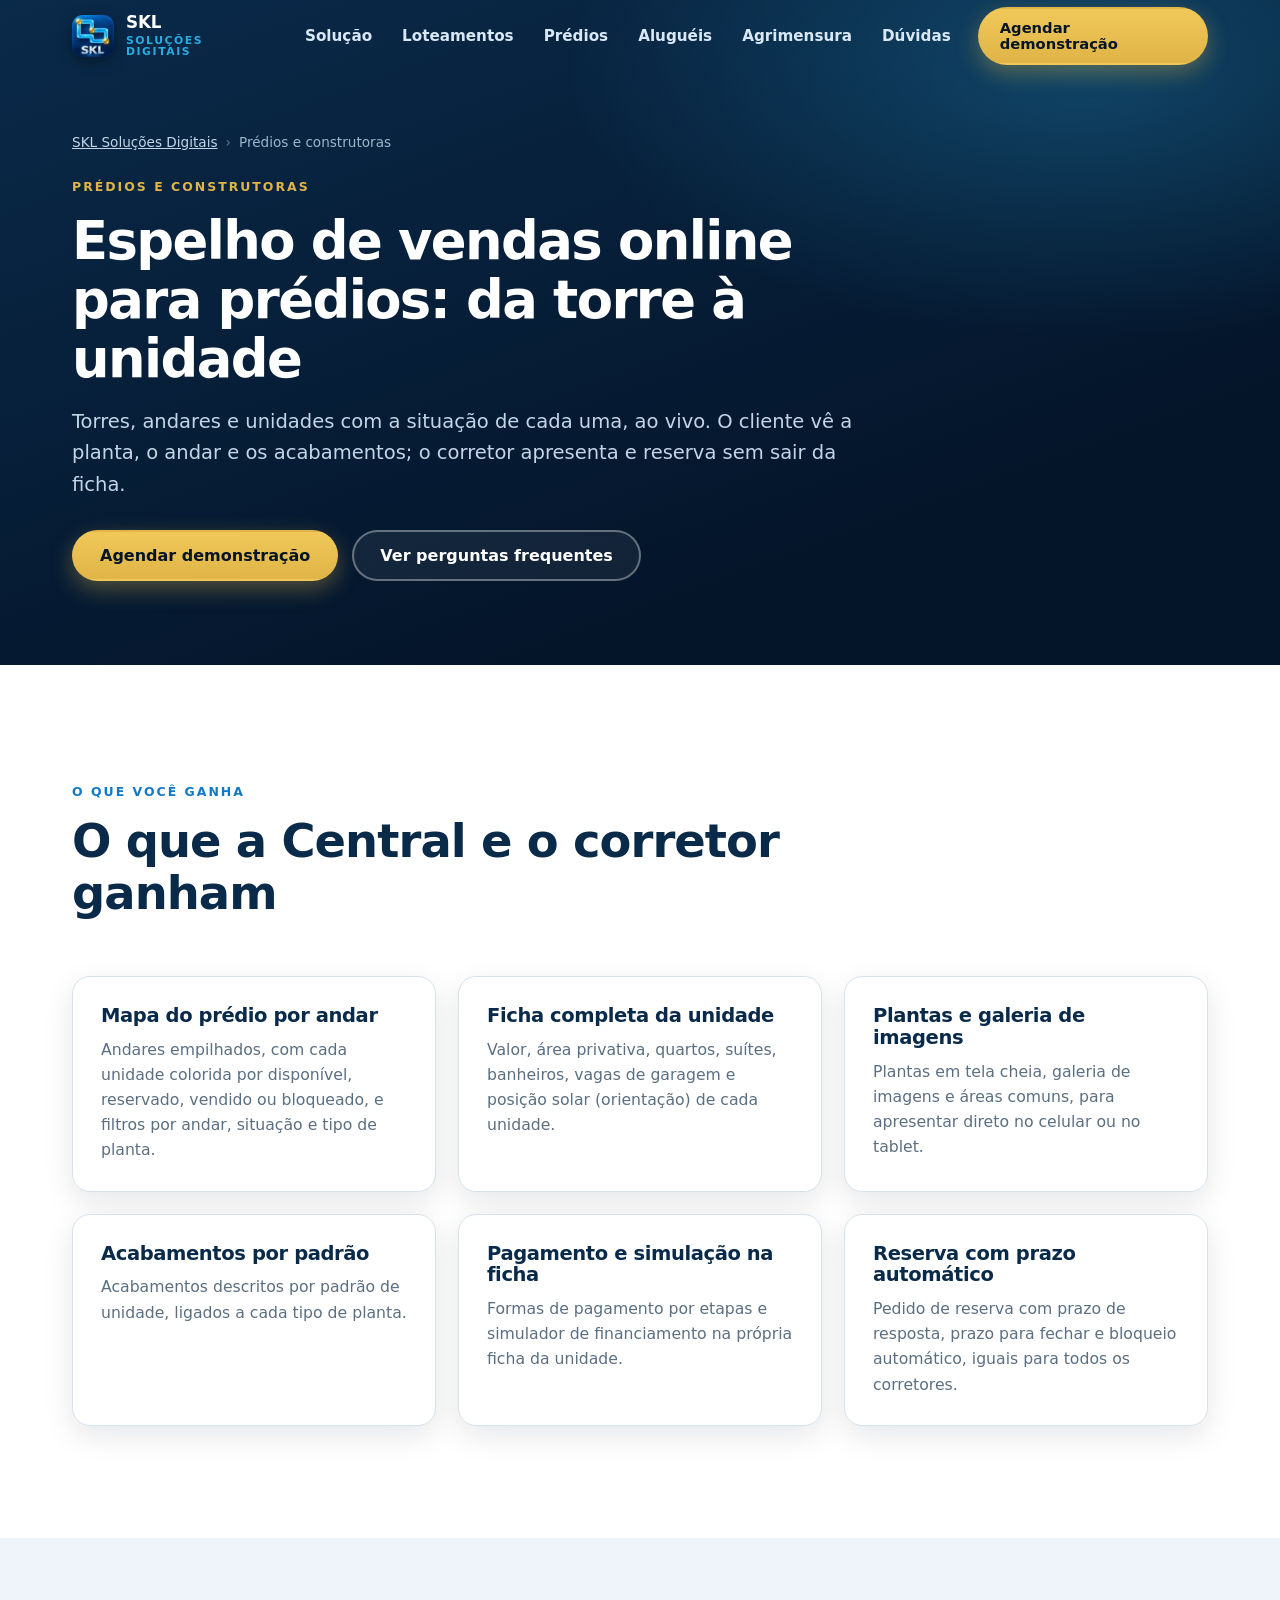
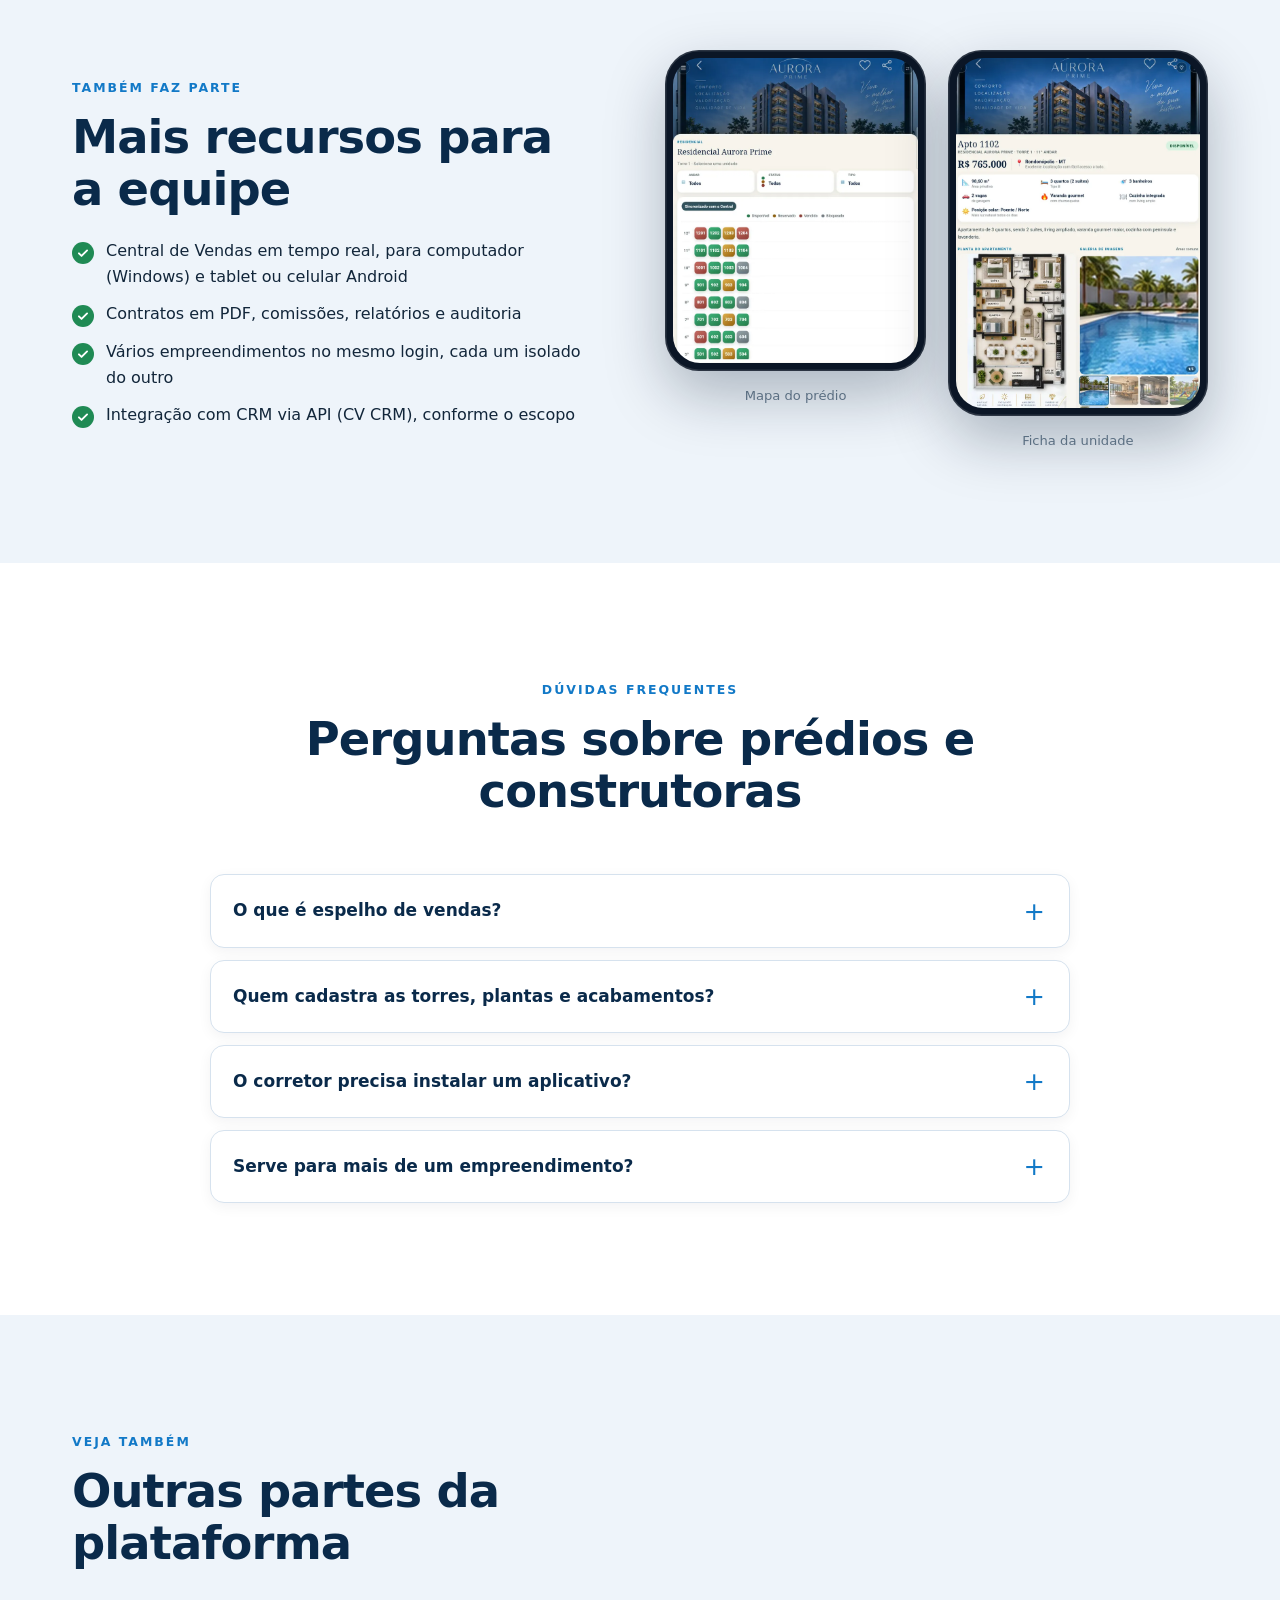
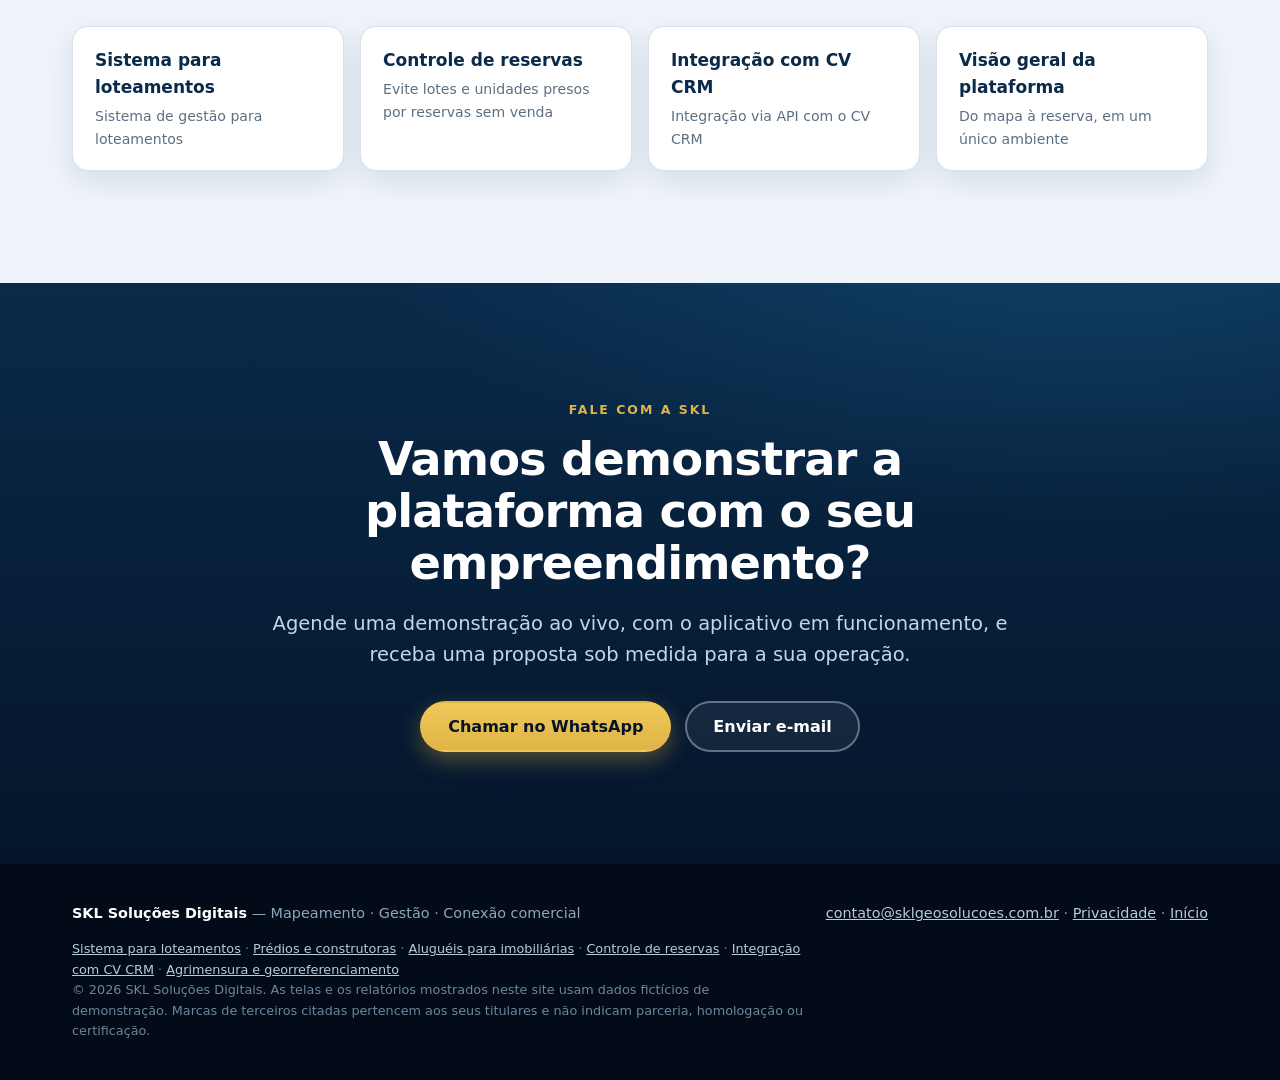
<file: sistema-para-predios-e-construtoras.html>
<!doctype html>
<html lang="pt-BR">
<head>
<meta charset="utf-8">
<meta name="viewport" content="width=device-width, initial-scale=1">
<title>Espelho de vendas online para prédios e construtoras — SKL</title>
<meta name="description" content="Espelho de vendas online: mapa do prédio com a situação de cada unidade, plantas, acabamentos, vagas, simulador e reserva com prazo automático.">
<meta name="theme-color" content="#04152a">
<link rel="canonical" href="https://sklgeosolucoes.com.br/sistema-para-predios-e-construtoras.html">
<link rel="icon" type="image/png" sizes="32x32" href="assets/favicon-32.png">
<link rel="apple-touch-icon" href="assets/apple-touch-icon.png">
<meta property="og:type" content="website">
<meta property="og:locale" content="pt_BR">
<meta property="og:site_name" content="SKL Soluções Digitais">
<meta property="og:title" content="Espelho de vendas online para prédios e construtoras — SKL">
<meta property="og:description" content="Espelho de vendas online: mapa do prédio com a situação de cada unidade, plantas, acabamentos, vagas, simulador e reserva com prazo automático.">
<meta property="og:url" content="https://sklgeosolucoes.com.br/sistema-para-predios-e-construtoras.html">
<meta property="og:image" content="https://sklgeosolucoes.com.br/assets/og-image.jpg">
<meta name="twitter:card" content="summary_large_image">
<script>document.documentElement.className += ' js';</script>
<link rel="stylesheet" href="style.css">
<script type="application/ld+json">{"@context":"https://schema.org","@type":"BreadcrumbList","itemListElement":[{"@type":"ListItem","position":1,"name":"SKL Soluções Digitais","item":"https://sklgeosolucoes.com.br/"},{"@type":"ListItem","position":2,"name":"Prédios e construtoras","item":"https://sklgeosolucoes.com.br/sistema-para-predios-e-construtoras.html"}]}</script>
<script type="application/ld+json">{"@context":"https://schema.org","@type":"FAQPage","mainEntity":[{"@type":"Question","name":"O que é espelho de vendas?","acceptedAnswer":{"@type":"Answer","text":"É a visão que mostra, unidade por unidade, o que está disponível, reservado ou vendido. Na SKL ele é um mapa do prédio com andares e cores por situação, atualizado ao vivo para a Central e para todos os corretores."}},{"@type":"Question","name":"Quem cadastra as torres, plantas e acabamentos?","acceptedAnswer":{"@type":"Answer","text":"Os dados do empreendimento (torres, andares, unidades, plantas e acabamentos) são carregados pela SKL na implantação. Depois, a Central altera situação, valor e cliente de cada unidade."}},{"@type":"Question","name":"O corretor precisa instalar um aplicativo?","acceptedAnswer":{"@type":"Answer","text":"O corretor acessa por link no iPhone, no Android e no computador. No iPhone o sistema pode ser instalado na tela inicial como aplicativo web (não é aplicativo de loja); no Android também pode haver versão instalável, conforme a implantação."}},{"@type":"Question","name":"Serve para mais de um empreendimento?","acceptedAnswer":{"@type":"Answer","text":"Sim. Vários empreendimentos podem ficar no mesmo login, cada um isolado do outro, e a mesma plataforma atende loteamentos, prédios e aluguéis."}}]}</script>
</head>
<body>
<a class="skip" href="#conteudo">Ir para o conteúdo</a>

<header class="site-header" id="topo">
  <div class="wrap nav">
    <a class="brand" href="index.html" aria-label="SKL Soluções Digitais — início">
      <img src="assets/logo.webp" width="42" height="42" alt="">
      <span>SKL<small>Soluções Digitais</small></span>
    </a>
    <button class="burger" type="button" aria-label="Abrir menu" aria-expanded="false" aria-controls="menu"><span></span></button>
    <nav class="menu" id="menu" aria-label="Principal">
      <a href="index.html#solucao">Solução</a>
      <a href="sistema-para-loteamentos.html">Loteamentos</a>
      <a href="sistema-para-predios-e-construtoras.html">Prédios</a>
      <a href="sistema-de-alugueis-para-imobiliarias.html">Aluguéis</a>
      <a href="regularizacao-fundiaria-e-georreferenciamento.html">Agrimensura</a>
      <a href="index.html#faq">Dúvidas</a>
      <a class="btn btn--primary btn--sm" href="index.html#contato">Agendar demonstração</a>
    </nav>
  </div>
</header>

<main id="conteudo">
<section class="page-hero">
  <div class="wrap">
    <p class="crumbs"><a href="index.html">SKL Soluções Digitais</a><span>›</span>Prédios e construtoras</p>
    <span class="eyebrow">Prédios e construtoras</span>
    <h1>Espelho de vendas online para prédios: da torre à unidade</h1>
    <p class="lead">Torres, andares e unidades com a situação de cada uma, ao vivo. O cliente vê a planta, o andar e os acabamentos; o corretor apresenta e reserva sem sair da ficha.</p>
    <div class="cta-row" style="margin-top:30px">
      <a class="btn btn--primary" href="https://wa.me/5566996121567?text=Ol%C3%A1!%20Quero%20agendar%20uma%20demonstra%C3%A7%C3%A3o%20da%20plataforma%20SKL." target="_blank" rel="noopener">Agendar demonstração</a>
      <a class="btn btn--ghost" href="#perguntas">Ver perguntas frequentes</a>
    </div>
  </div>
</section>

<section class="section">
  <div class="wrap">
    <div class="head"><span class="eyebrow">O que você ganha</span><h2>O que a Central e o corretor ganham</h2></div>
    <div class="grid grid--3">
      <article class="card reveal"><h3>Mapa do prédio por andar</h3><p>Andares empilhados, com cada unidade colorida por disponível, reservado, vendido ou bloqueado, e filtros por andar, situação e tipo de planta.</p></article>
      <article class="card reveal"><h3>Ficha completa da unidade</h3><p>Valor, área privativa, quartos, suítes, banheiros, vagas de garagem e posição solar (orientação) de cada unidade.</p></article>
      <article class="card reveal"><h3>Plantas e galeria de imagens</h3><p>Plantas em tela cheia, galeria de imagens e áreas comuns, para apresentar direto no celular ou no tablet.</p></article>
      <article class="card reveal"><h3>Acabamentos por padrão</h3><p>Acabamentos descritos por padrão de unidade, ligados a cada tipo de planta.</p></article>
      <article class="card reveal"><h3>Pagamento e simulação na ficha</h3><p>Formas de pagamento por etapas e simulador de financiamento na própria ficha da unidade.</p></article>
      <article class="card reveal"><h3>Reserva com prazo automático</h3><p>Pedido de reserva com prazo de resposta, prazo para fechar e bloqueio automático, iguais para todos os corretores.</p></article>
    </div>
  </div>
</section>

<section class="section section--soft">
  <div class="wrap split">
    <div>
      <span class="eyebrow">Também faz parte</span>
      <h2>Mais recursos para a equipe</h2>
      <ul class="checks">
        <li>Central de Vendas em tempo real, para computador (Windows) e tablet ou celular Android</li>
        <li>Contratos em PDF, comissões, relatórios e auditoria</li>
        <li>Vários empreendimentos no mesmo login, cada um isolado do outro</li>
        <li>Integração com CRM via API (CV CRM), conforme o escopo</li>
      </ul>
      
    </div>
    <div class="split-media reveal">
      <div class="shots">
        <figure class="shot shot--phone"><div class="phone device"><img src="assets/app-predio.webp" width="720" height="900" loading="lazy" decoding="async" alt="App do corretor: mapa do prédio com os andares empilhados e cada unidade colorida por situação"></div><figcaption>Mapa do prédio</figcaption></figure>
        <figure class="shot shot--phone"><div class="phone device"><img src="assets/app-unidade.webp" width="720" height="1034" loading="lazy" decoding="async" alt="App do corretor: ficha do apartamento com valor, área, quartos, vagas, planta e galeria"></div><figcaption>Ficha da unidade</figcaption></figure>
      </div>
    </div>
  </div>
</section>

<section class="section" id="perguntas">
  <div class="wrap">
    <div class="head head--center"><span class="eyebrow">Dúvidas frequentes</span><h2>Perguntas sobre prédios e construtoras</h2></div>
    <div class="faq">
      <details><summary>O que é espelho de vendas?</summary><p>É a visão que mostra, unidade por unidade, o que está disponível, reservado ou vendido. Na SKL ele é um mapa do prédio com andares e cores por situação, atualizado ao vivo para a Central e para todos os corretores.</p></details>
      <details><summary>Quem cadastra as torres, plantas e acabamentos?</summary><p>Os dados do empreendimento (torres, andares, unidades, plantas e acabamentos) são carregados pela SKL na implantação. Depois, a Central altera situação, valor e cliente de cada unidade.</p></details>
      <details><summary>O corretor precisa instalar um aplicativo?</summary><p>O corretor acessa por link no iPhone, no Android e no computador. No iPhone o sistema pode ser instalado na tela inicial como aplicativo web (não é aplicativo de loja); no Android também pode haver versão instalável, conforme a implantação.</p></details>
      <details><summary>Serve para mais de um empreendimento?</summary><p>Sim. Vários empreendimentos podem ficar no mesmo login, cada um isolado do outro, e a mesma plataforma atende loteamentos, prédios e aluguéis.</p></details>
    </div>
  </div>
</section>

<section class="section section--soft">
  <div class="wrap">
    <div class="head"><span class="eyebrow">Veja também</span><h2>Outras partes da plataforma</h2></div>
    <div class="related">
      <a href="sistema-para-loteamentos.html">Sistema para loteamentos<small>Sistema de gestão para loteamentos</small></a>
      <a href="controle-de-reservas-de-lotes-e-unidades.html">Controle de reservas<small>Evite lotes e unidades presos por reservas sem venda</small></a>
      <a href="integracao-cv-crm.html">Integração com CV CRM<small>Integração via API com o CV CRM</small></a>
      <a href="index.html">Visão geral da plataforma<small>Do mapa à reserva, em um único ambiente</small></a>
    </div>
  </div>
</section>

<section class="section section--dark contact">
  <div class="wrap">
    <span class="eyebrow">Fale com a SKL</span>
    <h2>Vamos demonstrar a plataforma com o seu empreendimento?</h2>
    <p class="lead">Agende uma demonstração ao vivo, com o aplicativo em funcionamento, e receba uma proposta sob medida para a sua operação.</p>
    <div class="cta-row">
      <a class="btn btn--primary" href="https://wa.me/5566996121567?text=Ol%C3%A1!%20Quero%20agendar%20uma%20demonstra%C3%A7%C3%A3o%20da%20plataforma%20SKL." target="_blank" rel="noopener">Chamar no WhatsApp</a>
      <a class="btn btn--ghost" href="mailto:contato@sklgeosolucoes.com.br?subject=Demonstra%C3%A7%C3%A3o%20da%20plataforma%20SKL">Enviar e-mail</a>
    </div>
  </div>
</section>
</main>

<footer class="site-footer">
  <div class="wrap">
    <div class="footer-row">
      <p><b style="color:#fff">SKL Soluções Digitais</b> — Mapeamento · Gestão · Conexão comercial</p>
      <p><a href="mailto:contato@sklgeosolucoes.com.br">contato@sklgeosolucoes.com.br</a> · <a href="privacidade.html">Privacidade</a> · <a href="index.html">Início</a></p>
    </div>
    <p class="fine" style="margin-top:14px"><a href="sistema-para-loteamentos.html">Sistema para loteamentos</a> · <a href="sistema-para-predios-e-construtoras.html">Prédios e construtoras</a> · <a href="sistema-de-alugueis-para-imobiliarias.html">Aluguéis para imobiliárias</a> · <a href="controle-de-reservas-de-lotes-e-unidades.html">Controle de reservas</a> · <a href="integracao-cv-crm.html">Integração com CV CRM</a> · <a href="regularizacao-fundiaria-e-georreferenciamento.html">Agrimensura e georreferenciamento</a></p>
    <p class="fine">© 2026 SKL Soluções Digitais. As telas e os relatórios mostrados neste site usam dados fictícios de demonstração. Marcas de terceiros citadas pertencem aos seus titulares e não indicam parceria, homologação ou certificação.</p>
  </div>
</footer>
<a class="wa-float btn btn--primary btn--sm" href="https://wa.me/5566996121567?text=Ol%C3%A1!%20Quero%20saber%20mais%20sobre%20a%20plataforma%20SKL." target="_blank" rel="noopener" aria-label="Falar no WhatsApp">WhatsApp</a>
<script src="site.js" defer></script>
</body>
</html>
</file>
<file: style.css>
/* SKL Soluções Digitais — site institucional
   Sem fontes nem scripts de terceiros: nada é carregado de fora (privacidade e velocidade). */

:root {
  --dk: #04152a;
  --navy: #0a2a4a;
  --blue: #1279c7;
  --cyan: #29abe2;
  --gold: #e0b446;
  --gold-dk: #b98a1c;
  --ink: #12263a;
  --muted: #5b6f82;
  --soft: #eef4fa;
  --line: #d6e2ee;
  --ok: #1f8a54;
  --bad: #b23a35;
  --radius: 18px;
  --shadow: 0 10px 30px rgba(4, 21, 42, .10);
  --shadow-lg: 0 24px 60px rgba(4, 21, 42, .28);
  --font: system-ui, -apple-system, "Segoe UI", Roboto, "Helvetica Neue", Arial, "Noto Sans", sans-serif;
  --wrap: 1180px;
}

*, *::before, *::after { box-sizing: border-box; }
html { scroll-behavior: smooth; scroll-padding-top: 84px; -webkit-text-size-adjust: 100%; }
body {
  margin: 0; font-family: var(--font); color: var(--ink); background: #fff;
  line-height: 1.6; font-size: 17px; -webkit-font-smoothing: antialiased; text-rendering: optimizeLegibility;
}
img { max-width: 100%; height: auto; display: block; }
a { color: var(--blue); }
h1, h2, h3, h4 { line-height: 1.12; margin: 0; letter-spacing: -.02em; }
p { margin: 0 0 1em; }
ul { margin: 0; padding: 0; list-style: none; }
:focus-visible { outline: 3px solid var(--cyan); outline-offset: 3px; border-radius: 6px; }

.skip { position: absolute; left: -999px; top: 8px; background: var(--gold); color: var(--dk); padding: 10px 16px; border-radius: 8px; z-index: 100; font-weight: 700; }
.skip:focus { left: 8px; }

.wrap { width: 100%; max-width: var(--wrap); margin-inline: auto; padding-inline: 22px; }
.section { padding-block: clamp(64px, 9vw, 112px); }
.section--soft { background: var(--soft); }
.section--dark { background: radial-gradient(1200px 500px at 85% -10%, rgba(41,171,226,.18), transparent 60%), linear-gradient(180deg, var(--navy), var(--dk)); color: #eaf3fb; }
.section--dark .lead, .section--dark p { color: #c3d6e8; }
.section--dark h2, .section--dark h3 { color: #fff; }

.eyebrow { display: inline-block; font-size: .78rem; font-weight: 800; letter-spacing: .16em; text-transform: uppercase; color: var(--blue); margin-bottom: 14px; }
.section--dark .eyebrow, .hero .eyebrow, .page-hero .eyebrow { color: var(--gold); }
h2 { font-size: clamp(1.9rem, 4vw, 2.9rem); font-weight: 800; color: var(--navy); max-width: 22ch; }
.head { margin-bottom: clamp(36px, 5vw, 56px); }
.head--center { text-align: center; }
.head--center h2 { margin-inline: auto; }
.lead { font-size: clamp(1.05rem, 1.6vw, 1.22rem); color: var(--muted); max-width: 62ch; margin-top: 18px; }
.head--center .lead { margin-inline: auto; }

/* Botões */
.btn { display: inline-flex; align-items: center; justify-content: center; gap: 10px; padding: 15px 26px; border-radius: 999px; font-weight: 800; font-size: 1rem; text-decoration: none; border: 2px solid transparent; cursor: pointer; transition: transform .15s ease, box-shadow .2s ease, background .2s ease; font-family: inherit; line-height: 1.1; }
.btn:hover { transform: translateY(-2px); }
.btn--primary { background: linear-gradient(180deg, #f0c85a, var(--gold)); color: var(--dk); box-shadow: 0 8px 22px rgba(224,180,70,.35); }
.btn--primary:hover { box-shadow: 0 12px 28px rgba(224,180,70,.5); }
.btn--ghost { color: #fff; border-color: rgba(255,255,255,.35); background: rgba(255,255,255,.06); }
.btn--ghost:hover { background: rgba(255,255,255,.14); }
.btn--outline { color: var(--navy); border-color: var(--navy); background: transparent; }
.btn--outline:hover { background: var(--navy); color: #fff; }
.btn--sm { padding: 11px 20px; font-size: .92rem; }

/* Cabeçalho */
.site-header { position: fixed; inset: 0 0 auto 0; z-index: 50; transition: background .25s ease, box-shadow .25s ease, backdrop-filter .25s; }
.site-header.scrolled { background: rgba(4, 21, 42, .88); backdrop-filter: saturate(140%) blur(14px); -webkit-backdrop-filter: saturate(140%) blur(14px); box-shadow: 0 6px 24px rgba(0,0,0,.25); }
.nav { display: flex; align-items: center; justify-content: space-between; gap: 20px; min-height: 72px; }
.brand { display: flex; align-items: center; gap: 12px; color: #fff; text-decoration: none; font-weight: 800; letter-spacing: -.01em; }
.brand img { width: 42px; height: 42px; border-radius: 11px; box-shadow: 0 4px 14px rgba(0,0,0,.35); }
.brand span { font-size: 1.05rem; line-height: 1.05; }
.brand small { display: block; font-size: .68rem; letter-spacing: .14em; font-weight: 700; color: var(--cyan); text-transform: uppercase; margin-top: 3px; }
.menu { display: flex; align-items: center; gap: 4px; }
.menu a:not(.btn) { color: #d9e8f6; text-decoration: none; font-weight: 600; font-size: .95rem; padding: 9px 13px; border-radius: 999px; white-space: nowrap; }
.menu a:not(.btn):hover { background: rgba(255,255,255,.1); color: #fff; }
.menu .btn { margin-left: 10px; }
.burger { display: none; width: 46px; height: 46px; border: 0; border-radius: 12px; background: rgba(255,255,255,.1); cursor: pointer; position: relative; }
.burger span, .burger span::before, .burger span::after { position: absolute; left: 12px; right: 12px; height: 2px; background: #fff; border-radius: 2px; content: ""; transition: transform .25s, opacity .2s; }
.burger span { top: 22px; } .burger span::before { top: -7px; left: 0; right: 0; } .burger span::after { top: 7px; left: 0; right: 0; }
.nav-open .burger span { background: transparent; }
.nav-open .burger span::before { transform: translateY(7px) rotate(45deg); }
.nav-open .burger span::after { transform: translateY(-7px) rotate(-45deg); }

/* Hero */
.hero { position: relative; overflow: hidden; color: #fff; padding-top: 128px; padding-bottom: clamp(56px, 8vw, 96px);
  background: radial-gradient(900px 520px at 78% 30%, rgba(41,171,226,.30), transparent 65%), radial-gradient(700px 400px at 5% 100%, rgba(224,180,70,.12), transparent 60%), linear-gradient(160deg, #0a2a4a 0%, var(--dk) 70%); }
.hero::before { content: ""; position: absolute; inset: 0; background-image: linear-gradient(rgba(255,255,255,.035) 1px, transparent 1px), linear-gradient(90deg, rgba(255,255,255,.035) 1px, transparent 1px); background-size: 56px 56px; mask-image: radial-gradient(ellipse at 70% 40%, #000 20%, transparent 75%); -webkit-mask-image: radial-gradient(ellipse at 70% 40%, #000 20%, transparent 75%); pointer-events: none; }
.hero-grid { position: relative; display: grid; grid-template-columns: 1.02fr 1fr; gap: clamp(28px, 5vw, 64px); align-items: center; }
.hero h1 { font-size: clamp(2.3rem, 5.6vw, 4.1rem); font-weight: 850; letter-spacing: -.03em; line-height: 1.04; }
.hero h1 em { font-style: normal; background: linear-gradient(90deg, var(--cyan), #8fdcff); -webkit-background-clip: text; background-clip: text; color: transparent; }
.hero p.sub { font-size: clamp(1.05rem, 1.7vw, 1.28rem); color: #c3d6e8; max-width: 52ch; margin: 22px 0 32px; }
.cta-row { display: flex; flex-wrap: wrap; gap: 14px; }
.chips { display: flex; flex-wrap: wrap; gap: 10px; margin-top: 34px; }
.chip { font-size: .86rem; font-weight: 700; color: #dcecfa; padding: 8px 14px; border-radius: 999px; border: 1px solid rgba(255,255,255,.2); background: rgba(255,255,255,.06); }
.chip::before { content: ""; display: inline-block; width: 7px; height: 7px; border-radius: 50%; background: var(--gold); margin-right: 9px; vertical-align: 1px; }
.hero-visual { position: relative; min-height: 380px; }
.hero-visual .tablet { width: 100%; }
.hero-visual .phone { position: absolute; width: 37%; left: -7%; bottom: -10%; }

/* Molduras de aparelho */
.device { background: #0b1626; border-radius: 26px; padding: 9px; box-shadow: var(--shadow-lg), inset 0 0 0 1.5px rgba(255,255,255,.13); }
.device img { border-radius: 18px; width: 100%; background: #fff; }
.phone.device { border-radius: 34px; padding: 8px; }
.phone.device img { border-radius: 27px; }
.device figcaption, .shot figcaption { font-size: .82rem; color: var(--muted); text-align: center; margin-top: 14px; }
.shot { margin: 0; }
.shot--phone { max-width: 320px; flex: 1 1 200px; }
.shots .shot--phone { max-width: 270px; }
.shot--tablet { max-width: 100%; }
.shot .device { transition: transform .35s ease; }
.shot:hover .device { transform: translateY(-4px); }
.shots { display: flex; gap: 22px; justify-content: center; align-items: flex-start; flex-wrap: wrap; }

/* Grades e cartões */
.grid { display: grid; gap: 22px; }
.grid--2 { grid-template-columns: repeat(2, 1fr); }
.grid--3 { grid-template-columns: repeat(3, 1fr); }
.card { background: #fff; border: 1px solid var(--line); border-radius: var(--radius); padding: 28px; box-shadow: var(--shadow); transition: transform .25s ease, box-shadow .25s ease; }
.card:hover { transform: translateY(-4px); box-shadow: 0 18px 44px rgba(4,21,42,.16); }
.card h3 { font-size: 1.22rem; color: var(--navy); margin-bottom: 10px; }
.card p { color: var(--muted); margin: 0; font-size: .98rem; }
.num { display: inline-grid; place-items: center; width: 38px; height: 38px; border-radius: 12px; background: var(--soft); color: var(--blue); font-weight: 850; font-size: .95rem; margin-bottom: 16px; }
.problem .hoje, .problem .com { font-size: .95rem; margin: 0 0 10px; color: var(--muted); }
.problem .hoje b { color: var(--bad); }
.problem .com { color: var(--ink); }
.problem .com b { color: var(--ok); }
.note { margin-top: 30px; padding: 20px 24px; border-radius: 14px; background: #fff; border: 1px solid var(--line); border-left: 5px solid var(--gold); color: var(--ink); font-size: .98rem; }
.product .icon { width: 52px; height: 52px; border-radius: 15px; display: grid; place-items: center; margin-bottom: 18px; background: linear-gradient(135deg, var(--blue), var(--cyan)); box-shadow: 0 8px 18px rgba(18,121,199,.35); }
.product .icon svg { width: 26px; height: 26px; stroke: #fff; fill: none; stroke-width: 2; stroke-linecap: round; stroke-linejoin: round; }

/* Listas com marcador */
.checks { display: grid; gap: 12px; margin: 22px 0 0; }
.checks li { position: relative; padding-left: 34px; color: var(--ink); font-size: 1rem; }
.checks li::before { content: ""; position: absolute; left: 0; top: 4px; width: 22px; height: 22px; border-radius: 50%; background: var(--ok) url("data:image/svg+xml,%3Csvg xmlns='http://www.w3.org/2000/svg' viewBox='0 0 24 24' fill='none' stroke='white' stroke-width='3.2' stroke-linecap='round' stroke-linejoin='round'%3E%3Cpath d='M5 12.5l4.5 4.5L19 7.5'/%3E%3C/svg%3E") center / 14px no-repeat; }
.section--dark .checks li { color: #dbe9f6; }
.section--dark .checks li::before { background-color: var(--cyan); }
.checks--tight { gap: 9px; }

/* Layout texto + imagem */
.split { display: grid; grid-template-columns: 1fr 1.05fr; gap: clamp(30px, 6vw, 80px); align-items: center; }
.split--rev .split-media { order: -1; }
.split-media { min-width: 0; }
/* Seções de texto longo: a imagem acompanha a rolagem em vez de ficar solta lá embaixo */
.split--top { align-items: start; }
.split--top .split-media { position: sticky; top: 100px; }
.tag { display: inline-block; font-size: .8rem; font-weight: 800; color: var(--blue); background: #e3effa; padding: 5px 12px; border-radius: 999px; margin: 0 8px 8px 0; }
.callout { margin-top: 26px; padding: 18px 22px; border-radius: 14px; background: var(--soft); border-left: 5px solid var(--cyan); color: var(--ink); font-size: .98rem; }
.section--soft .callout { background: #fff; }
.section--dark .callout { background: rgba(255,255,255,.07); color: #dbe9f6; border-left-color: var(--gold); }

/* Reservas — passos com números grandes */
.steps4 { display: grid; grid-template-columns: repeat(4, 1fr); gap: 18px; margin: 8px 0 44px; counter-reset: s; }
.step4 { position: relative; padding: 26px 22px; border-radius: var(--radius); background: rgba(255,255,255,.06); border: 1px solid rgba(255,255,255,.14); }
.step4 .big { display: block; font-size: clamp(2rem, 3.6vw, 2.8rem); font-weight: 850; letter-spacing: -.03em; line-height: 1; background: linear-gradient(180deg, #ffe08a, var(--gold)); -webkit-background-clip: text; background-clip: text; color: transparent; }
.step4 h3 { font-size: 1.05rem; margin: 12px 0 6px; }
.step4 p { font-size: .92rem; margin: 0; }
.rules { display: grid; grid-template-columns: repeat(2, 1fr); gap: 22px; margin-top: 34px; }
.rules h3 { font-size: 1rem; text-transform: uppercase; letter-spacing: .1em; color: var(--gold); margin-bottom: 14px; }

/* Integração */
.diagram { display: grid; grid-template-columns: 1fr auto 1fr; gap: 18px; align-items: center; margin-bottom: 42px; }
.node { padding: 26px; border-radius: var(--radius); text-align: center; background: #fff; border: 1px solid var(--line); box-shadow: var(--shadow); }
.node b { display: block; color: var(--navy); font-size: 1.15rem; margin-bottom: 6px; }
.node span { color: var(--muted); font-size: .92rem; }
.node--skl { background: linear-gradient(135deg, var(--navy), var(--blue)); border: 0; }
.node--skl b, .node--skl span { color: #fff; }
.link { text-align: center; color: var(--blue); font-weight: 800; font-size: .9rem; }
.link big { display: block; font-size: 2.2rem; line-height: 1; }
.steps { display: grid; grid-template-columns: repeat(4, 1fr); gap: 18px; counter-reset: st; list-style: none; margin: 0; padding: 0; }
.steps--5 { grid-template-columns: repeat(5, 1fr); }
.steps li { position: relative; counter-increment: st; background: #fff; border: 1px solid var(--line); border-radius: var(--radius); padding: 24px 20px; box-shadow: var(--shadow); }
.steps li::before { content: counter(st); display: grid; place-items: center; width: 34px; height: 34px; border-radius: 50%; background: var(--navy); color: #fff; font-weight: 850; margin-bottom: 14px; }
.steps li b { display: block; color: var(--navy); margin-bottom: 6px; }
.steps li span { color: var(--muted); font-size: .93rem; display: block; }

/* Planos */
.plan { display: flex; flex-direction: column; }
.plan .badge { align-self: flex-start; font-size: .75rem; font-weight: 800; letter-spacing: .1em; text-transform: uppercase; color: var(--dk); background: var(--gold); padding: 5px 12px; border-radius: 999px; margin-bottom: 14px; }
.plan--hl { border: 2px solid var(--blue); box-shadow: 0 18px 50px rgba(18,121,199,.22); }
.plan .price { margin-top: auto; padding-top: 22px; }
.plan .price b { display: block; font-size: 1.25rem; color: var(--navy); }
.plan .price span { color: var(--muted); font-size: .9rem; }

/* Perfis */
.roles { grid-template-columns: repeat(3, 1fr); }

/* FAQ */
.faq { max-width: 860px; margin-inline: auto; display: grid; gap: 12px; }
.faq details { background: #fff; border: 1px solid var(--line); border-radius: 14px; padding: 4px 22px; box-shadow: 0 4px 14px rgba(4,21,42,.05); }
.faq summary { cursor: pointer; list-style: none; padding: 18px 34px 18px 0; font-weight: 750; color: var(--navy); position: relative; }
.faq summary::-webkit-details-marker { display: none; }
.faq summary::after { content: "+"; position: absolute; right: 2px; top: 50%; transform: translateY(-50%); font-size: 1.6rem; color: var(--blue); font-weight: 400; transition: transform .2s; }
.faq details[open] summary::after { transform: translateY(-50%) rotate(45deg); }
.faq details p { color: var(--muted); padding-bottom: 8px; margin: 0 0 12px; }

/* Contato e rodapé */
.contact { text-align: center; }
.contact h2 { margin-inline: auto; color: #fff; max-width: 20ch; }
.contact .lead { margin-inline: auto; }
.contact .cta-row { justify-content: center; margin-top: 30px; }
.contact-cards { display: grid; grid-template-columns: 1fr 1.45fr 1.05fr; gap: 16px; margin: 44px auto 0; max-width: 980px; text-align: left; }
.contact-cards div { padding: 20px 22px; border-radius: 16px; background: rgba(255,255,255,.07); border: 1px solid rgba(255,255,255,.16); }
.contact-cards small { display: block; color: var(--gold); font-weight: 800; letter-spacing: .14em; text-transform: uppercase; font-size: .72rem; margin-bottom: 6px; }
.contact-cards a, .contact-cards span { color: #fff; font-weight: 700; overflow-wrap: anywhere; text-decoration: none; }
.contact-cards a:hover { text-decoration: underline; }
.site-footer { background: #020b17; color: #8ea6bd; padding: 38px 0; font-size: .9rem; }
.footer-row { display: flex; flex-wrap: wrap; gap: 18px 40px; justify-content: space-between; align-items: center; }
.site-footer a { color: #b6cbe0; }
.site-footer p { margin: 0; }
.fine { margin-top: 18px; font-size: .8rem; color: #6d859c; max-width: 90ch; }

/* Páginas internas (uma por assunto de busca) */
.page-hero { position: relative; overflow: hidden; color: #fff; padding: 132px 0 clamp(48px, 7vw, 84px);
  background: radial-gradient(800px 420px at 85% 10%, rgba(41,171,226,.28), transparent 65%), linear-gradient(160deg, #0a2a4a 0%, var(--dk) 75%); }
.page-hero h1 { font-size: clamp(2rem, 4.6vw, 3.3rem); font-weight: 850; letter-spacing: -.03em; max-width: 22ch; }
.page-hero .lead { color: #c3d6e8; max-width: 64ch; }
.crumbs { font-size: .85rem; color: #9db6cd; margin-bottom: 18px; }
.crumbs a { color: #c3d6e8; }
.crumbs span { margin: 0 8px; opacity: .6; }
.related { display: grid; grid-template-columns: repeat(auto-fit, minmax(230px, 1fr)); gap: 16px; }
.related a { display: block; padding: 20px 22px; border-radius: 16px; background: #fff; border: 1px solid var(--line); text-decoration: none; color: var(--navy); font-weight: 750; transition: transform .2s, box-shadow .2s; box-shadow: var(--shadow); }
.related a:hover { transform: translateY(-3px); box-shadow: 0 16px 36px rgba(4,21,42,.16); }
.related a small { display: block; font-weight: 500; color: var(--muted); margin-top: 4px; font-size: .88rem; }
.link-cards { display: grid; grid-template-columns: repeat(auto-fit, minmax(210px, 1fr)); gap: 14px; margin-top: 26px; }
.link-cards a { display: block; padding: 18px 20px; border-radius: 14px; background: #fff; border: 1px solid var(--line); text-decoration: none; color: var(--navy); font-weight: 750; box-shadow: 0 4px 14px rgba(4,21,42,.06); transition: transform .2s, border-color .2s; }
.link-cards a:hover { transform: translateY(-3px); border-color: var(--blue); }
.link-cards a small { display: block; font-weight: 500; color: var(--muted); margin-top: 4px; font-size: .86rem; }
.wa-float { position: fixed; right: 16px; bottom: 16px; z-index: 40; display: none; }
.wa-float.btn { width: auto; padding: 13px 20px; box-shadow: 0 10px 28px rgba(0,0,0,.35); }

/* Entrada suave (só se o JavaScript estiver ativo) */
.js .reveal { opacity: 0; transform: translateY(22px); transition: opacity .7s ease, transform .7s ease; }
.js .reveal.in { opacity: 1; transform: none; }

/* Responsivo */
@media (max-width: 1020px) {
  .hero-grid, .split { grid-template-columns: 1fr; }
  .split--rev .split-media { order: 0; }
  .split--top .split-media { position: static; }
  .hero-visual { max-width: 640px; margin: 10px auto 0; }
  .hero-visual .phone { left: 2%; bottom: -14%; width: 32%; }
  .steps4 { grid-template-columns: repeat(2, 1fr); }
  .steps, .steps--5 { grid-template-columns: repeat(2, 1fr); }
  .grid--3, .roles { grid-template-columns: repeat(2, 1fr); }
  h2 { max-width: none; }
}
@media (max-width: 1080px) {
  .burger { display: block; }
  .menu { position: fixed; inset: 72px 0 auto 0; flex-direction: column; align-items: stretch; gap: 4px; padding: 16px 22px 26px; background: rgba(4,21,42,.97); backdrop-filter: blur(14px); transform: translateY(-120%); transition: transform .3s ease; box-shadow: 0 20px 40px rgba(0,0,0,.4); visibility: hidden; }
  .nav-open .menu { transform: none; visibility: visible; }
  .menu a:not(.btn) { padding: 14px 16px; font-size: 1.05rem; }
  .menu .btn { margin: 10px 0 0; }
  .site-header { background: rgba(4,21,42,.92); }
}
@media (max-width: 820px) {
  .wa-float { display: block; }
}
@media (max-width: 680px) {
  body { font-size: 16px; }
  .grid--2, .grid--3, .roles, .rules, .contact-cards, .steps4, .steps, .steps--5 { grid-template-columns: 1fr; }
  .diagram { grid-template-columns: 1fr; }
  .link big { transform: rotate(90deg); display: inline-block; }
  .hero { padding-top: 112px; }
  .hero-visual { margin-bottom: 40px; }
  .btn { width: 100%; }
  .cta-row { flex-direction: column; }
  .card { padding: 22px; }
  .shot--phone { max-width: 280px; }
}
@media (prefers-reduced-motion: reduce) {
  html { scroll-behavior: auto; }
  *, *::before, *::after { transition: none !important; animation: none !important; }
  .js .reveal { opacity: 1; transform: none; }
}
</file>
